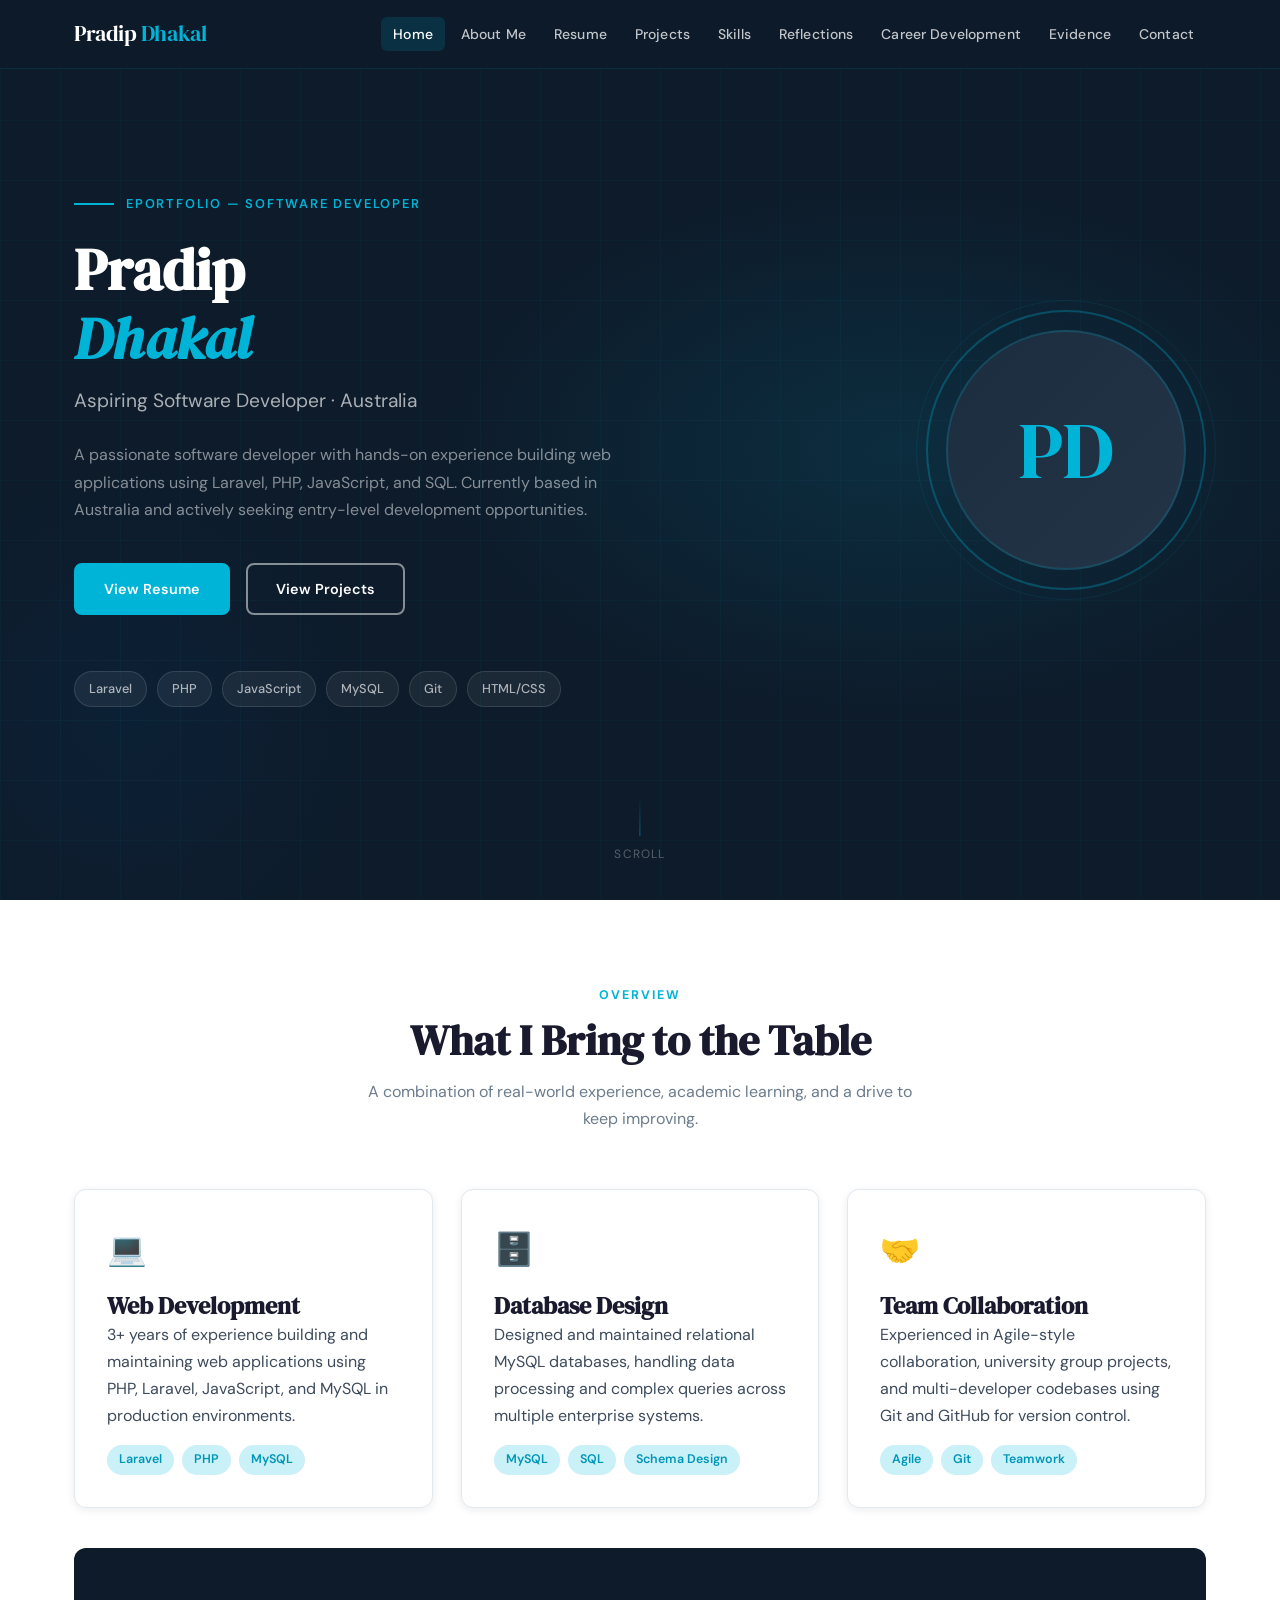
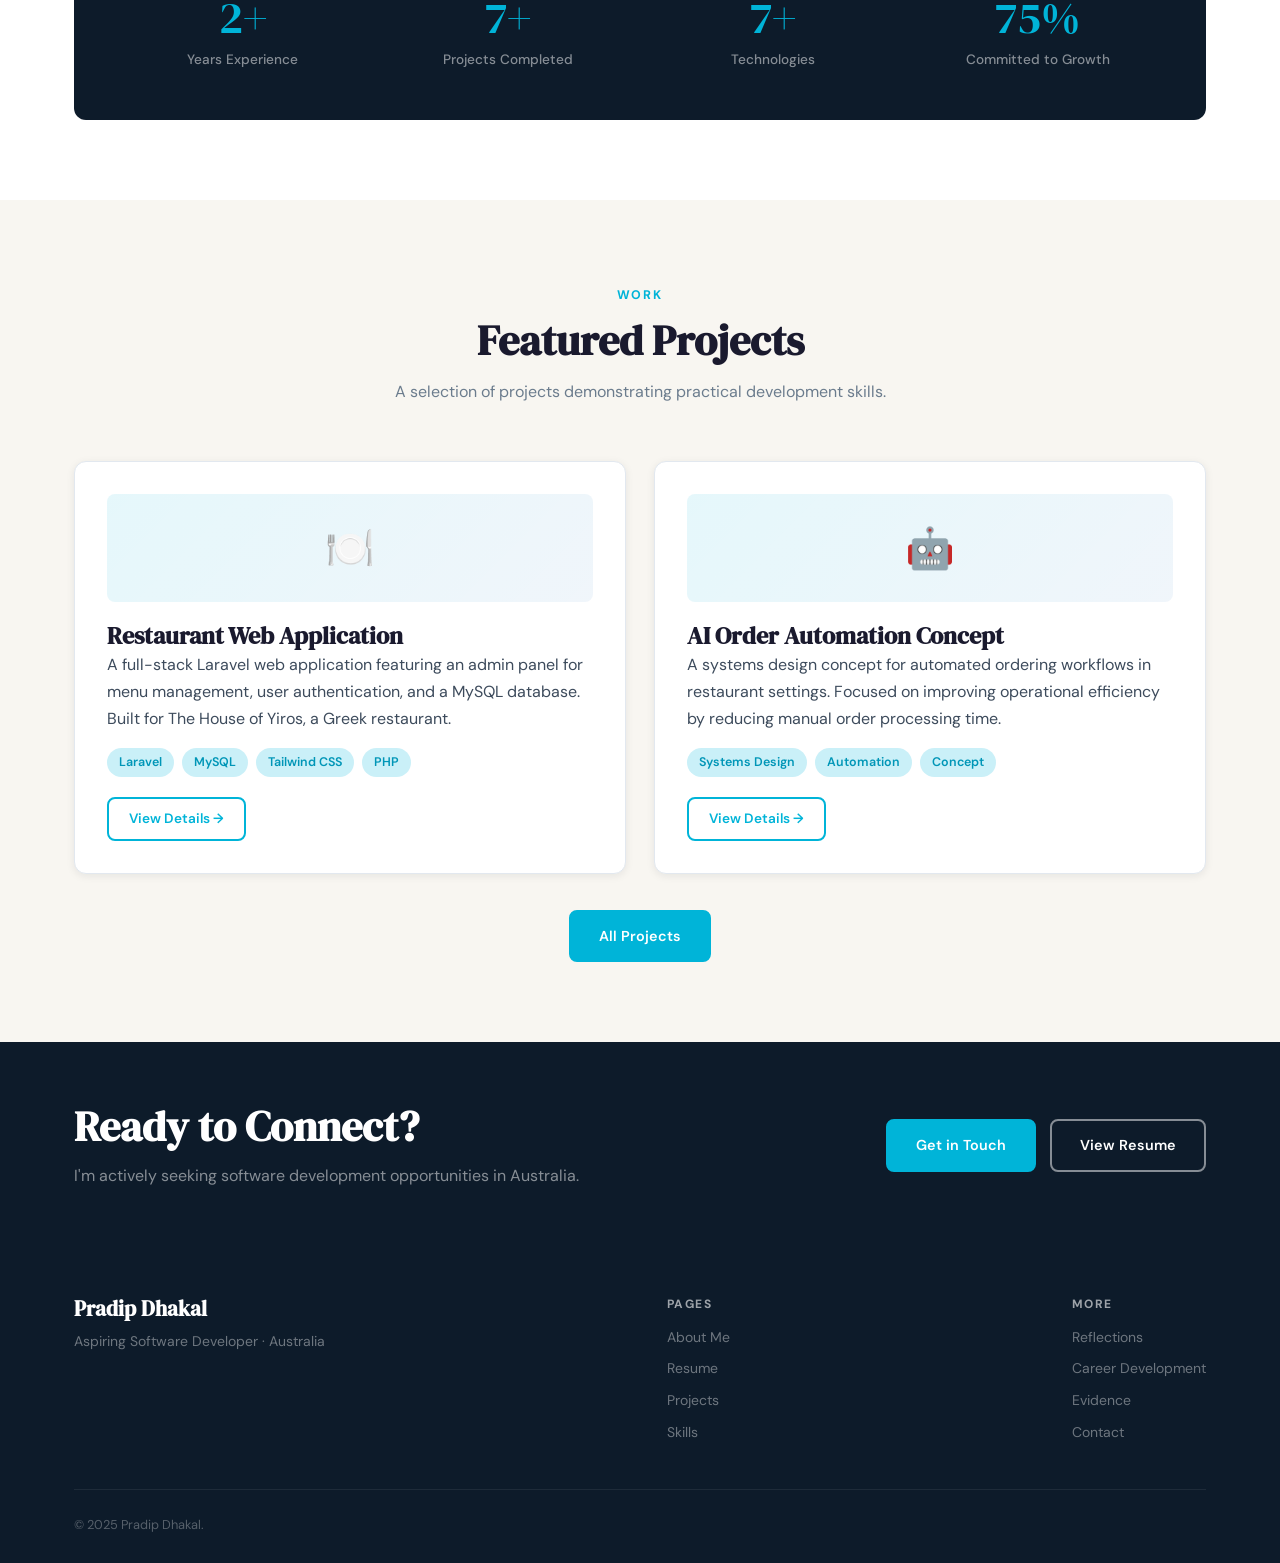
<file: index.html>
<!DOCTYPE html>
<html lang="en">
<head>
  <meta charset="UTF-8" />
  <meta name="viewport" content="width=device-width, initial-scale=1.0" />
  <title>Pradip Dhakal — Software Developer</title>
  <link rel="stylesheet" href="style.css" />
</head>
<body>

<!-- NAVBAR -->
<nav class="navbar">
  <div class="container">
    <a href="index.html" class="nav-brand">Pradip <span>Dhakal</span></a>
    <ul class="nav-links">
      <li><a href="index.html">Home</a></li>
      <li><a href="about.html">About Me</a></li>
      <li><a href="resume.html">Resume</a></li>
      <li><a href="projects.html">Projects</a></li>
      <li><a href="skills.html">Skills</a></li>
      <li><a href="reflections.html">Reflections</a></li>
      <li><a href="career.html">Career Development</a></li>
      <li><a href="evidence.html">Evidence</a></li>
      <li><a href="contact.html">Contact</a></li>
    </ul>
    <button class="nav-toggle" aria-label="Toggle menu">
      <span></span><span></span><span></span>
    </button>
  </div>
</nav>

<!-- HERO -->
<section class="hero">
  <div class="hero-grid"></div>
  <div class="container" style="width:100%;">
    <div class="hero-grid-layout">
      <div class="hero-content">
        <div class="hero-eyebrow">
          <div class="eyebrow-line"></div>
          <span>ePortfolio — Software Developer</span>
        </div>
        <h1>Pradip<br><em>Dhakal</em></h1>
        <p class="hero-subtitle">Aspiring Software Developer · Australia</p>
        <p class="hero-desc">
          A passionate software developer with hands-on experience building web applications using 
          Laravel, PHP, JavaScript, and SQL. Currently based in Australia and actively seeking 
          entry-level development opportunities.
        </p>
        <div class="hero-cta">
          <a href="resume.html" class="btn btn-primary">View Resume</a>
          <a href="projects.html" class="btn btn-outline">View Projects</a>
        </div>
        <div class="hero-chips">
          <span class="chip">Laravel</span>
          <span class="chip">PHP</span>
          <span class="chip">JavaScript</span>
          <span class="chip">MySQL</span>
          <span class="chip">Git</span>
          <span class="chip">HTML/CSS</span>
        </div>
      </div>
      <div class="hero-visual">
        <div class="avatar-ring">
          <div class="avatar-inner">PD</div>
        </div>
      </div>
    </div>
  </div>
  <div class="scroll-indicator">Scroll</div>
</section>

<!-- KEY HIGHLIGHTS -->
<section class="section" style="background: var(--white);">
  <div class="container">
    <div class="section-header fade-in-up">
      <span class="section-label">Overview</span>
      <h2>What I Bring to the Table</h2>
      <p>A combination of real-world experience, academic learning, and a drive to keep improving.</p>
    </div>

    <div class="grid-3">
      <div class="card fade-in-up">
        <div style="font-size:2rem;margin-bottom:16px;">💻</div>
        <h3>Web Development</h3>
        <p>3+ years of experience building and maintaining web applications using PHP, Laravel, JavaScript, and MySQL in production environments.</p>
        <div class="tags">
          <span class="tag">Laravel</span>
          <span class="tag">PHP</span>
          <span class="tag">MySQL</span>
        </div>
      </div>
      <div class="card fade-in-up">
        <div style="font-size:2rem;margin-bottom:16px;">🗄️</div>
        <h3>Database Design</h3>
        <p>Designed and maintained relational MySQL databases, handling data processing and complex queries across multiple enterprise systems.</p>
        <div class="tags">
          <span class="tag">MySQL</span>
          <span class="tag">SQL</span>
          <span class="tag">Schema Design</span>
        </div>
      </div>
      <div class="card fade-in-up">
        <div style="font-size:2rem;margin-bottom:16px;">🤝</div>
        <h3>Team Collaboration</h3>
        <p>Experienced in Agile-style collaboration, university group projects, and multi-developer codebases using Git and GitHub for version control.</p>
        <div class="tags">
          <span class="tag">Agile</span>
          <span class="tag">Git</span>
          <span class="tag">Teamwork</span>
        </div>
      </div>
    </div>

    <!-- Stats -->
    <div style="background:var(--navy);border-radius:var(--radius);padding:48px;margin-top:40px;" class="fade-in-up">
      <div class="grid-4">
        <div style="text-align:center;">
          <div style="font-family:var(--font-display);font-size:2.8rem;color:var(--teal);line-height:1;margin-bottom:8px;">
            <span data-target="3" data-suffix="+">0+</span>
          </div>
          <div style="font-size:0.85rem;color:rgba(255,255,255,0.5);font-weight:500;">Years Experience</div>
        </div>
        <div style="text-align:center;">
          <div style="font-family:var(--font-display);font-size:2.8rem;color:var(--teal);line-height:1;margin-bottom:8px;">
            <span data-target="10" data-suffix="+">0+</span>
          </div>
          <div style="font-size:0.85rem;color:rgba(255,255,255,0.5);font-weight:500;">Projects Completed</div>
        </div>
        <div style="text-align:center;">
          <div style="font-family:var(--font-display);font-size:2.8rem;color:var(--teal);line-height:1;margin-bottom:8px;">
            <span data-target="10" data-suffix="+">0+</span>
          </div>
          <div style="font-size:0.85rem;color:rgba(255,255,255,0.5);font-weight:500;">Technologies</div>
        </div>
        <div style="text-align:center;">
          <div style="font-family:var(--font-display);font-size:2.8rem;color:var(--teal);line-height:1;margin-bottom:8px;">
            <span data-target="100" data-suffix="%">0%</span>
          </div>
          <div style="font-size:0.85rem;color:rgba(255,255,255,0.5);font-weight:500;">Committed to Growth</div>
        </div>
      </div>
    </div>
  </div>
</section>

<!-- FEATURED PROJECTS PREVIEW -->
<section class="section">
  <div class="container">
    <div class="section-header fade-in-up">
      <span class="section-label">Work</span>
      <h2>Featured Projects</h2>
      <p>A selection of projects demonstrating practical development skills.</p>
    </div>
    <div class="grid-2">
      <div class="card fade-in-up">
        <div style="background:linear-gradient(135deg,rgba(0,180,216,0.1),rgba(0,96,183,0.06));border-radius:8px;padding:20px;margin-bottom:20px;text-align:center;font-size:2.5rem;">🍽️</div>
        <h3>Restaurant Web Application</h3>
        <p>A full-stack Laravel web application featuring an admin panel for menu management, user authentication, and a MySQL database. Built for The House of Yiros, a Greek restaurant.</p>
        <div class="tags">
          <span class="tag">Laravel</span>
          <span class="tag">MySQL</span>
          <span class="tag">Tailwind CSS</span>
          <span class="tag">PHP</span>
        </div>
        <div style="margin-top:20px;">
          <a href="projects.html" class="btn btn-outline-dark" style="font-size:0.85rem;padding:8px 20px;">View Details →</a>
        </div>
      </div>
      <div class="card fade-in-up">
        <div style="background:linear-gradient(135deg,rgba(0,180,216,0.1),rgba(0,96,183,0.06));border-radius:8px;padding:20px;margin-bottom:20px;text-align:center;font-size:2.5rem;">🤖</div>
        <h3>AI Order Automation Concept</h3>
        <p>A systems design concept for automated ordering workflows in restaurant settings. Focused on improving operational efficiency by reducing manual order processing time.</p>
        <div class="tags">
          <span class="tag">Systems Design</span>
          <span class="tag">Automation</span>
          <span class="tag">Concept</span>
        </div>
        <div style="margin-top:20px;">
          <a href="projects.html" class="btn btn-outline-dark" style="font-size:0.85rem;padding:8px 20px;">View Details →</a>
        </div>
      </div>
    </div>
    <div style="text-align:center;margin-top:36px;" class="fade-in-up">
      <a href="projects.html" class="btn btn-primary">All Projects</a>
    </div>
  </div>
</section>

<!-- CTA STRIP -->
<section style="background:var(--navy);padding:60px 0;">
  <div class="container">
    <div style="display:flex;justify-content:space-between;align-items:center;flex-wrap:wrap;gap:24px;" class="fade-in-up">
      <div>
        <h2 style="color:var(--white);margin-bottom:10px;">Ready to Connect?</h2>
        <p style="color:rgba(255,255,255,0.5);margin:0;">I'm actively seeking software development opportunities in Australia.</p>
      </div>
      <div style="display:flex;gap:14px;flex-wrap:wrap;">
        <a href="contact.html" class="btn btn-primary">Get in Touch</a>
        <a href="resume.html" class="btn btn-outline">View Resume</a>
      </div>
    </div>
  </div>
</section>

<!-- FOOTER -->
<footer>
  <div class="container">
    <div class="footer-content">
      <div class="footer-brand">
        <h3>Pradip Dhakal</h3>
        <p>Aspiring Software Developer · Australia</p>
      </div>
      <div class="footer-links-col">
        <h4>Pages</h4>
        <a href="about.html">About Me</a>
        <a href="resume.html">Resume</a>
        <a href="projects.html">Projects</a>
        <a href="skills.html">Skills</a>
      </div>
      <div class="footer-links-col">
        <h4>More</h4>
        <a href="reflections.html">Reflections</a>
        <a href="career.html">Career Development</a>
        <a href="evidence.html">Evidence</a>
        <a href="contact.html">Contact</a>
      </div>
    </div>
    <div class="footer-bottom">
      <p>&copy; 2025 Pradip Dhakal.</p>
    </div>
  </div>
</footer>

<script src="script.js"></script>
</body>
</html>
</file>
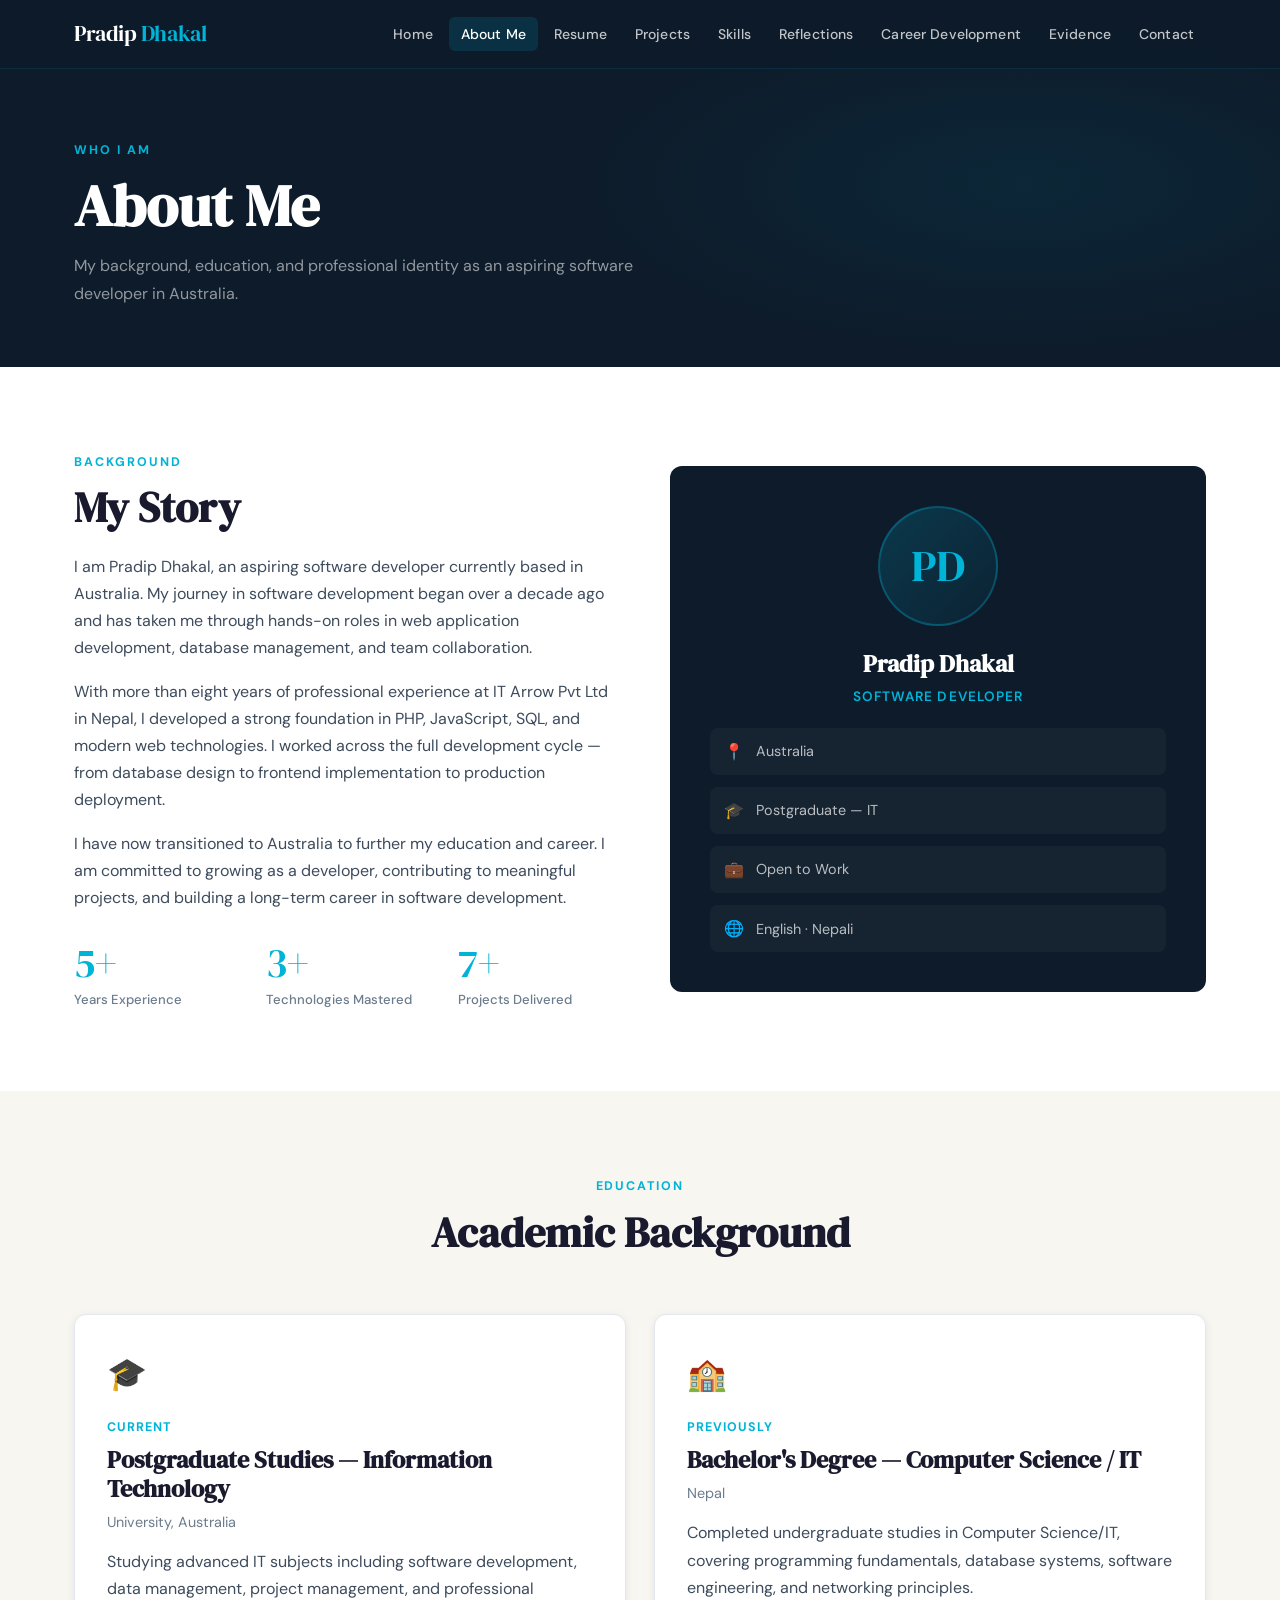
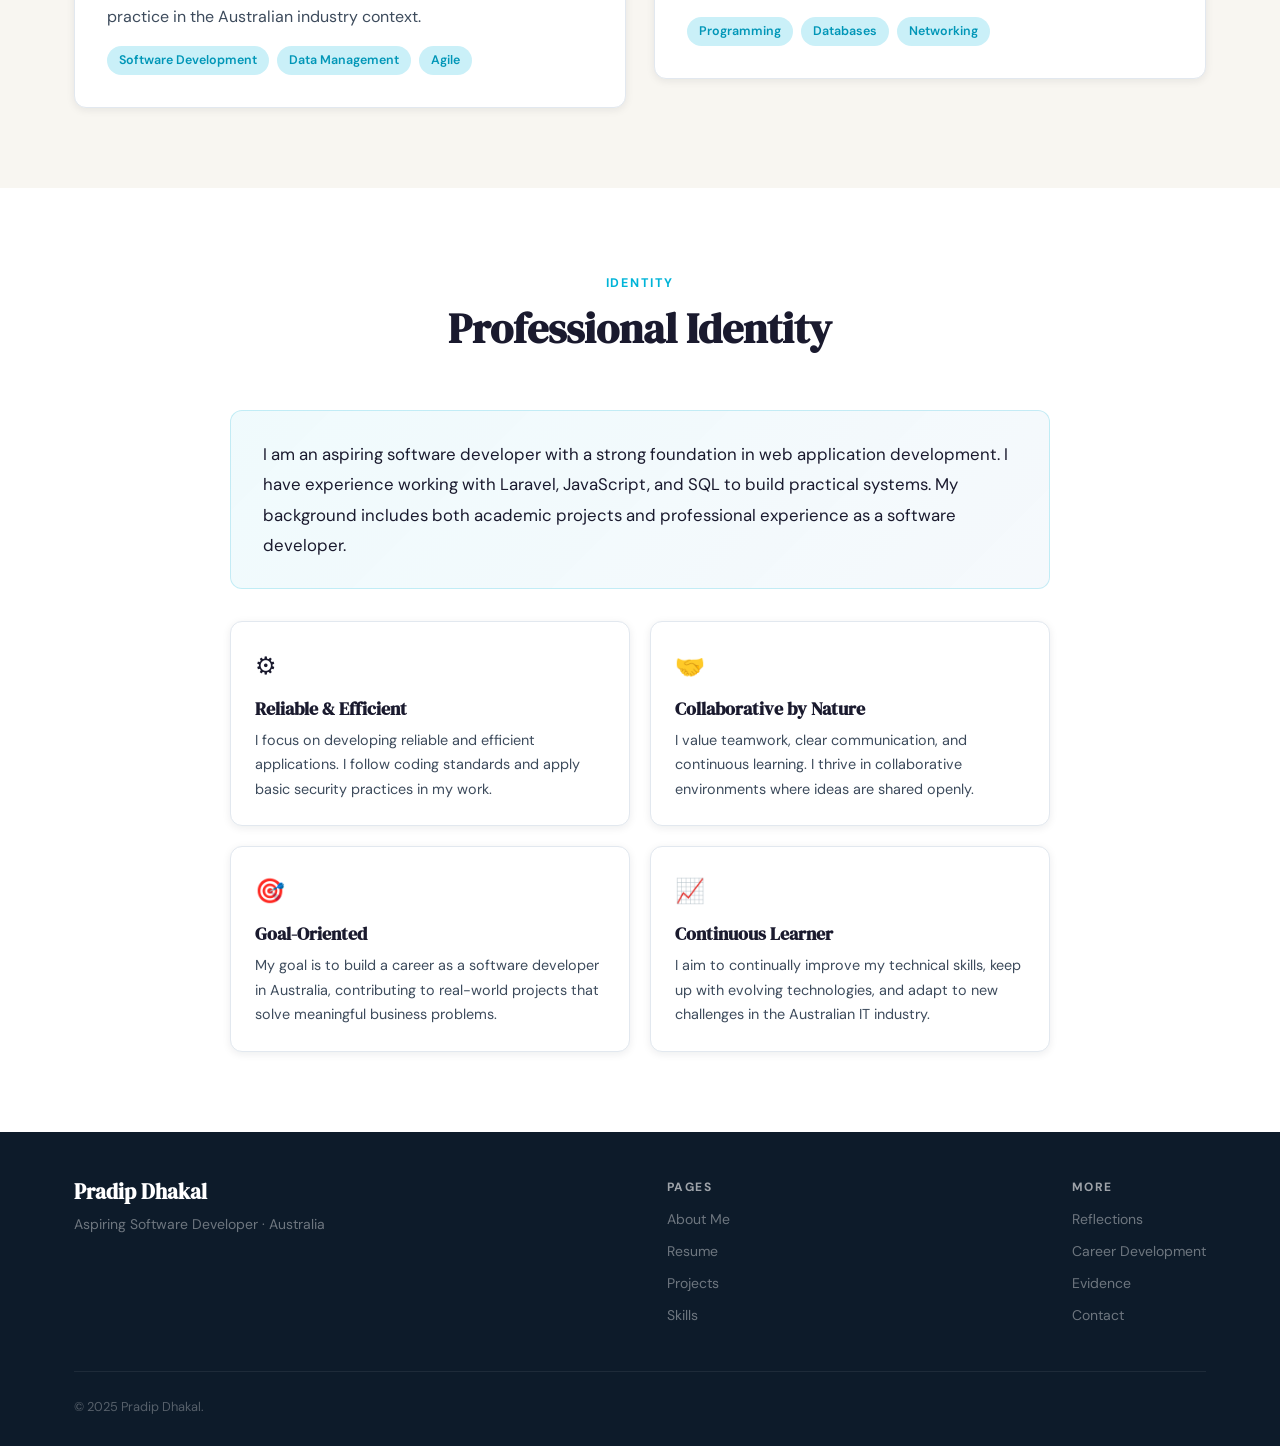
<file: about.html>
<!DOCTYPE html>
<html lang="en">
<head>
  <meta charset="UTF-8" />
  <meta name="viewport" content="width=device-width, initial-scale=1.0" />
  <title>About Me — Pradip Dhakal</title>
  <link rel="stylesheet" href="style.css" />
</head>
<body>

<nav class="navbar">
  <div class="container">
    <a href="index.html" class="nav-brand">Pradip <span>Dhakal</span></a>
    <ul class="nav-links">
      <li><a href="index.html">Home</a></li>
      <li><a href="about.html">About Me</a></li>
      <li><a href="resume.html">Resume</a></li>
      <li><a href="projects.html">Projects</a></li>
      <li><a href="skills.html">Skills</a></li>
      <li><a href="reflections.html">Reflections</a></li>
      <li><a href="career.html">Career Development</a></li>
      <li><a href="evidence.html">Evidence</a></li>
      <li><a href="contact.html">Contact</a></li>
    </ul>
    <button class="nav-toggle" aria-label="Toggle menu">
      <span></span><span></span><span></span>
    </button>
  </div>
</nav>

<!-- PAGE HERO -->
<div class="page-hero">
  <div class="container">
    <div class="page-hero-content">
      <span class="section-label">Who I Am</span>
      <h1>About Me</h1>
      <p>My background, education, and professional identity as an aspiring software developer in Australia.</p>
    </div>
  </div>
</div>

<!-- INTRO -->
<section class="section" style="background:var(--white);">
  <div class="container">
    <div class="grid-2" style="align-items:center;gap:60px;">
      <div class="fade-in-up">
        <span class="section-label">Background</span>
        <h2 style="margin-bottom:20px;">My Story</h2>
        <p>
          I am Pradip Dhakal, an aspiring software developer currently based in Australia. My journey in software development began over a decade ago and has taken me through hands-on roles in web application development, database management, and team collaboration.
        </p>
        <p>
          With more than eight years of professional experience at IT Arrow Pvt Ltd in Nepal, I developed a strong foundation in PHP, JavaScript, SQL, and modern web technologies. I worked across the full development cycle — from database design to frontend implementation to production deployment.
        </p>
        <p>
          I have now transitioned to Australia to further my education and career. I am committed to growing as a developer, contributing to meaningful projects, and building a long-term career in software development.
        </p>
        <div class="stats-row" style="margin-top:32px;">
          <div class="stat">
            <div class="stat-number" data-target="8" data-suffix="+">0+</div>
            <div class="stat-label">Years Experience</div>
          </div>
          <div class="stat">
            <div class="stat-number" data-target="5" data-suffix="+">0+</div>
            <div class="stat-label">Technologies Mastered</div>
          </div>
          <div class="stat">
            <div class="stat-number" data-target="10" data-suffix="+">0+</div>
            <div class="stat-label">Projects Delivered</div>
          </div>
        </div>
      </div>
      <div class="fade-in-up">
        <div style="background:var(--navy);border-radius:var(--radius);padding:40px;text-align:center;">
          <div style="width:120px;height:120px;border-radius:50%;background:linear-gradient(135deg,rgba(0,180,216,0.2),rgba(0,180,216,0.05));border:2px solid rgba(0,180,216,0.3);display:flex;align-items:center;justify-content:center;font-family:var(--font-display);font-size:2.8rem;color:var(--teal);margin:0 auto 24px;">PD</div>
          <h3 style="color:var(--white);margin-bottom:6px;">Pradip Dhakal</h3>
          <p style="color:var(--teal);font-size:0.85rem;font-weight:600;letter-spacing:0.08em;text-transform:uppercase;margin-bottom:20px;">Software Developer</p>
          <div style="display:flex;flex-direction:column;gap:12px;text-align:left;">
            <div style="display:flex;align-items:center;gap:12px;padding:10px 14px;background:rgba(255,255,255,0.04);border-radius:8px;">
              <span>📍</span>
              <span style="color:rgba(255,255,255,0.7);font-size:0.9rem;">Australia</span>
            </div>
            <div style="display:flex;align-items:center;gap:12px;padding:10px 14px;background:rgba(255,255,255,0.04);border-radius:8px;">
              <span>🎓</span>
              <span style="color:rgba(255,255,255,0.7);font-size:0.9rem;">Postgraduate — IT</span>
            </div>
            <div style="display:flex;align-items:center;gap:12px;padding:10px 14px;background:rgba(255,255,255,0.04);border-radius:8px;">
              <span>💼</span>
              <span style="color:rgba(255,255,255,0.7);font-size:0.9rem;">Open to Work</span>
            </div>
            <div style="display:flex;align-items:center;gap:12px;padding:10px 14px;background:rgba(255,255,255,0.04);border-radius:8px;">
              <span>🌐</span>
              <span style="color:rgba(255,255,255,0.7);font-size:0.9rem;">English · Nepali</span>
            </div>
          </div>
        </div>
      </div>
    </div>
  </div>
</section>

<!-- EDUCATION -->
<section class="section">
  <div class="container">
    <div class="section-header fade-in-up">
      <span class="section-label">Education</span>
      <h2>Academic Background</h2>
    </div>
    <div class="grid-2" style="align-items:start;">
      <div class="card fade-in-up">
        <div style="font-size:2rem;margin-bottom:16px;">🎓</div>
        <div class="timeline-date" style="margin-bottom:8px;">Current</div>
        <h3 style="margin-bottom:6px;">Postgraduate Studies — Information Technology</h3>
        <p style="color:var(--text-light);font-size:0.9rem;margin-bottom:14px;">University, Australia</p>
        <p>Studying advanced IT subjects including software development, data management, project management, and professional practice in the Australian industry context.</p>
        <div class="tags">
          <span class="tag">Software Development</span>
          <span class="tag">Data Management</span>
          <span class="tag">Agile</span>
        </div>
      </div>
      <div class="card fade-in-up">
        <div style="font-size:2rem;margin-bottom:16px;">🏫</div>
        <div class="timeline-date" style="margin-bottom:8px;">Previously</div>
        <h3 style="margin-bottom:6px;">Bachelor's Degree — Computer Science / IT</h3>
        <p style="color:var(--text-light);font-size:0.9rem;margin-bottom:14px;">Nepal</p>
        <p>Completed undergraduate studies in Computer Science/IT, covering programming fundamentals, database systems, software engineering, and networking principles.</p>
        <div class="tags">
          <span class="tag">Programming</span>
          <span class="tag">Databases</span>
          <span class="tag">Networking</span>
        </div>
      </div>
    </div>
  </div>
</section>

<!-- PROFESSIONAL IDENTITY -->
<section class="section" style="background:var(--white);">
  <div class="container">
    <div class="section-header fade-in-up">
      <span class="section-label">Identity</span>
      <h2>Professional Identity</h2>
    </div>
    <div style="max-width:820px;margin:0 auto;">
      <div class="highlight-box fade-in-up" style="margin-bottom:32px;">
        <p style="font-size:1.05rem;color:var(--text-dark);line-height:1.8;margin:0;">
          I am an aspiring software developer with a strong foundation in web application development. I have experience working with Laravel, JavaScript, and SQL to build practical systems. My background includes both academic projects and professional experience as a software developer.
        </p>
      </div>
      <div class="grid-2" style="gap:20px;">
        <div class="card fade-in-up" style="padding:24px;">
          <div style="font-size:1.5rem;margin-bottom:12px;">⚙️</div>
          <h4 style="margin-bottom:8px;">Reliable & Efficient</h4>
          <p style="font-size:0.9rem;">I focus on developing reliable and efficient applications. I follow coding standards and apply basic security practices in my work.</p>
        </div>
        <div class="card fade-in-up" style="padding:24px;">
          <div style="font-size:1.5rem;margin-bottom:12px;">🤝</div>
          <h4 style="margin-bottom:8px;">Collaborative by Nature</h4>
          <p style="font-size:0.9rem;">I value teamwork, clear communication, and continuous learning. I thrive in collaborative environments where ideas are shared openly.</p>
        </div>
        <div class="card fade-in-up" style="padding:24px;">
          <div style="font-size:1.5rem;margin-bottom:12px;">🎯</div>
          <h4 style="margin-bottom:8px;">Goal-Oriented</h4>
          <p style="font-size:0.9rem;">My goal is to build a career as a software developer in Australia, contributing to real-world projects that solve meaningful business problems.</p>
        </div>
        <div class="card fade-in-up" style="padding:24px;">
          <div style="font-size:1.5rem;margin-bottom:12px;">📈</div>
          <h4 style="margin-bottom:8px;">Continuous Learner</h4>
          <p style="font-size:0.9rem;">I aim to continually improve my technical skills, keep up with evolving technologies, and adapt to new challenges in the Australian IT industry.</p>
        </div>
      </div>
    </div>
  </div>
</section>

<!-- FOOTER -->
<footer>
  <div class="container">
    <div class="footer-content">
      <div class="footer-brand">
        <h3>Pradip Dhakal</h3>
        <p>Aspiring Software Developer · Australia</p>
      </div>
      <div class="footer-links-col">
        <h4>Pages</h4>
        <a href="about.html">About Me</a>
        <a href="resume.html">Resume</a>
        <a href="projects.html">Projects</a>
        <a href="skills.html">Skills</a>
      </div>
      <div class="footer-links-col">
        <h4>More</h4>
        <a href="reflections.html">Reflections</a>
        <a href="career.html">Career Development</a>
        <a href="evidence.html">Evidence</a>
        <a href="contact.html">Contact</a>
      </div>
    </div>
    <div class="footer-bottom">
      <p>&copy; 2025 Pradip Dhakal. </p>
    </div>
  </div>
</footer>

<script src="script.js"></script>
</body>
</html>
</file>
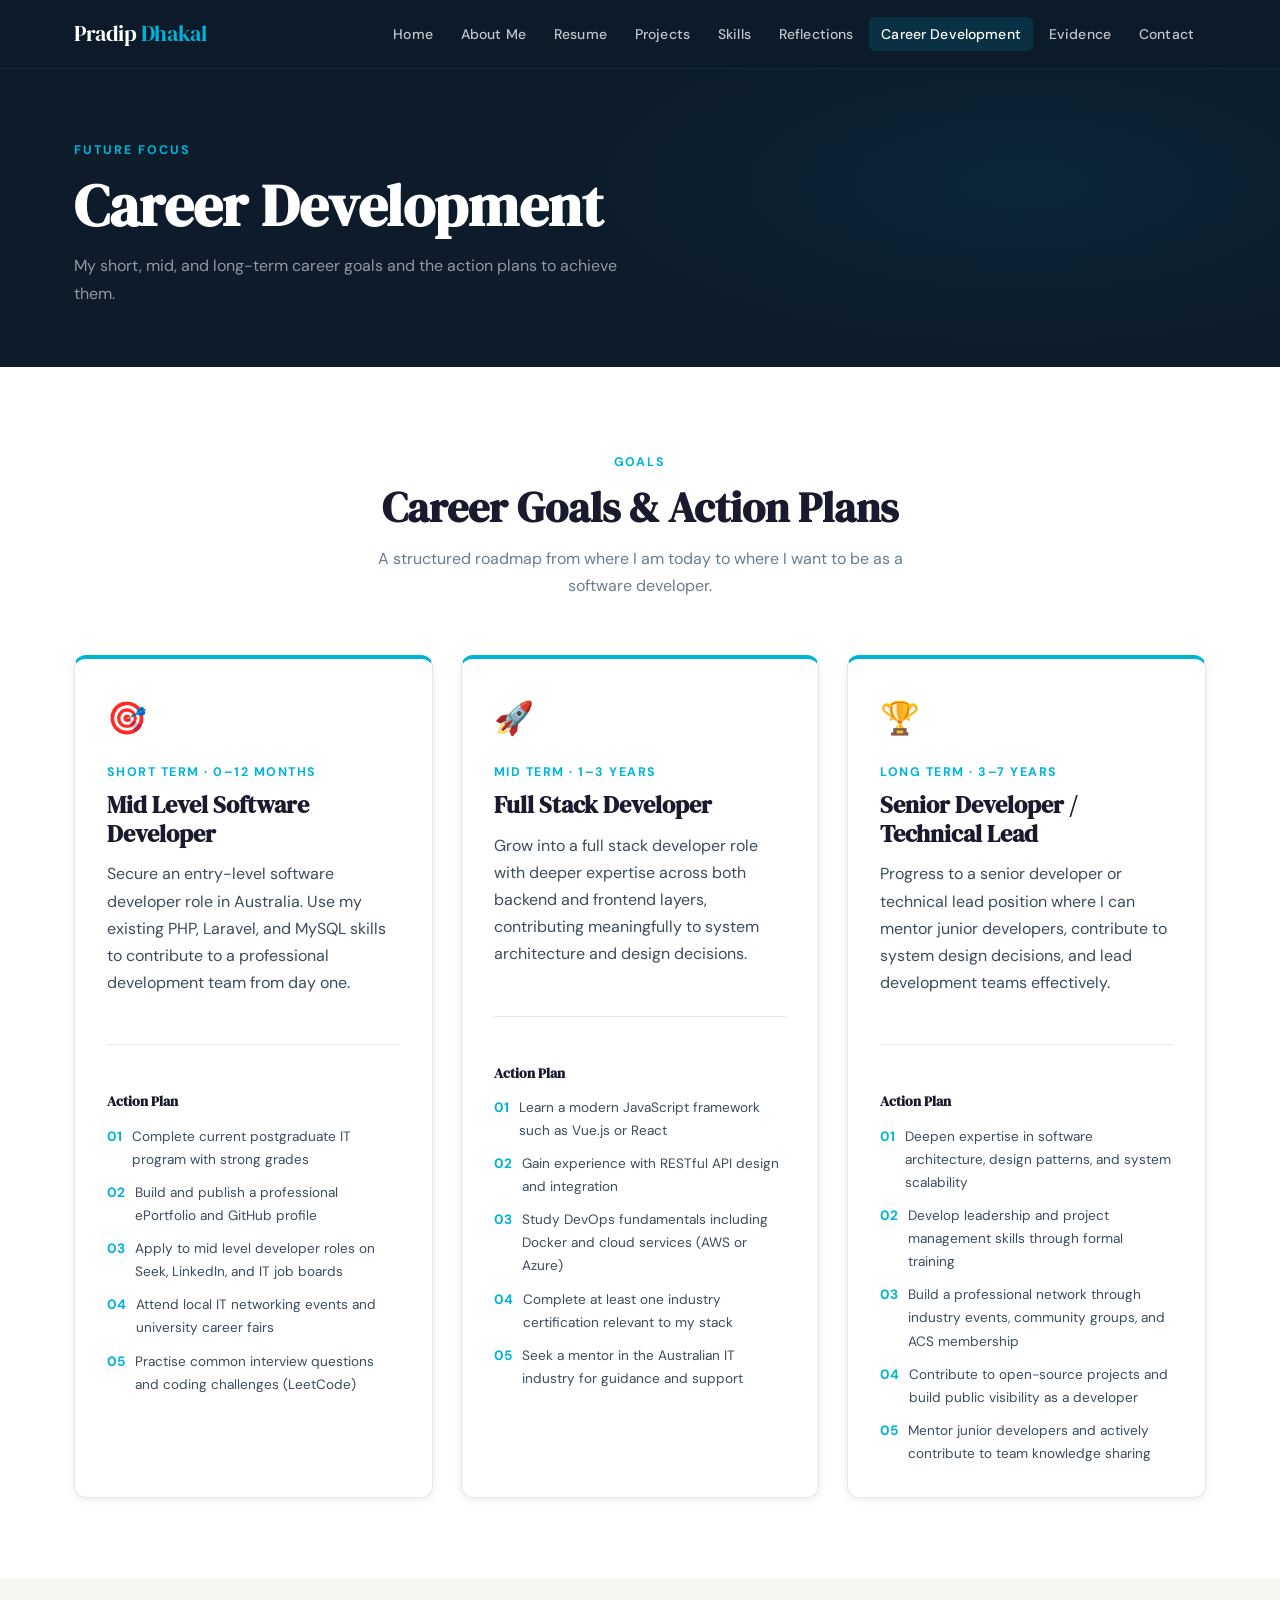
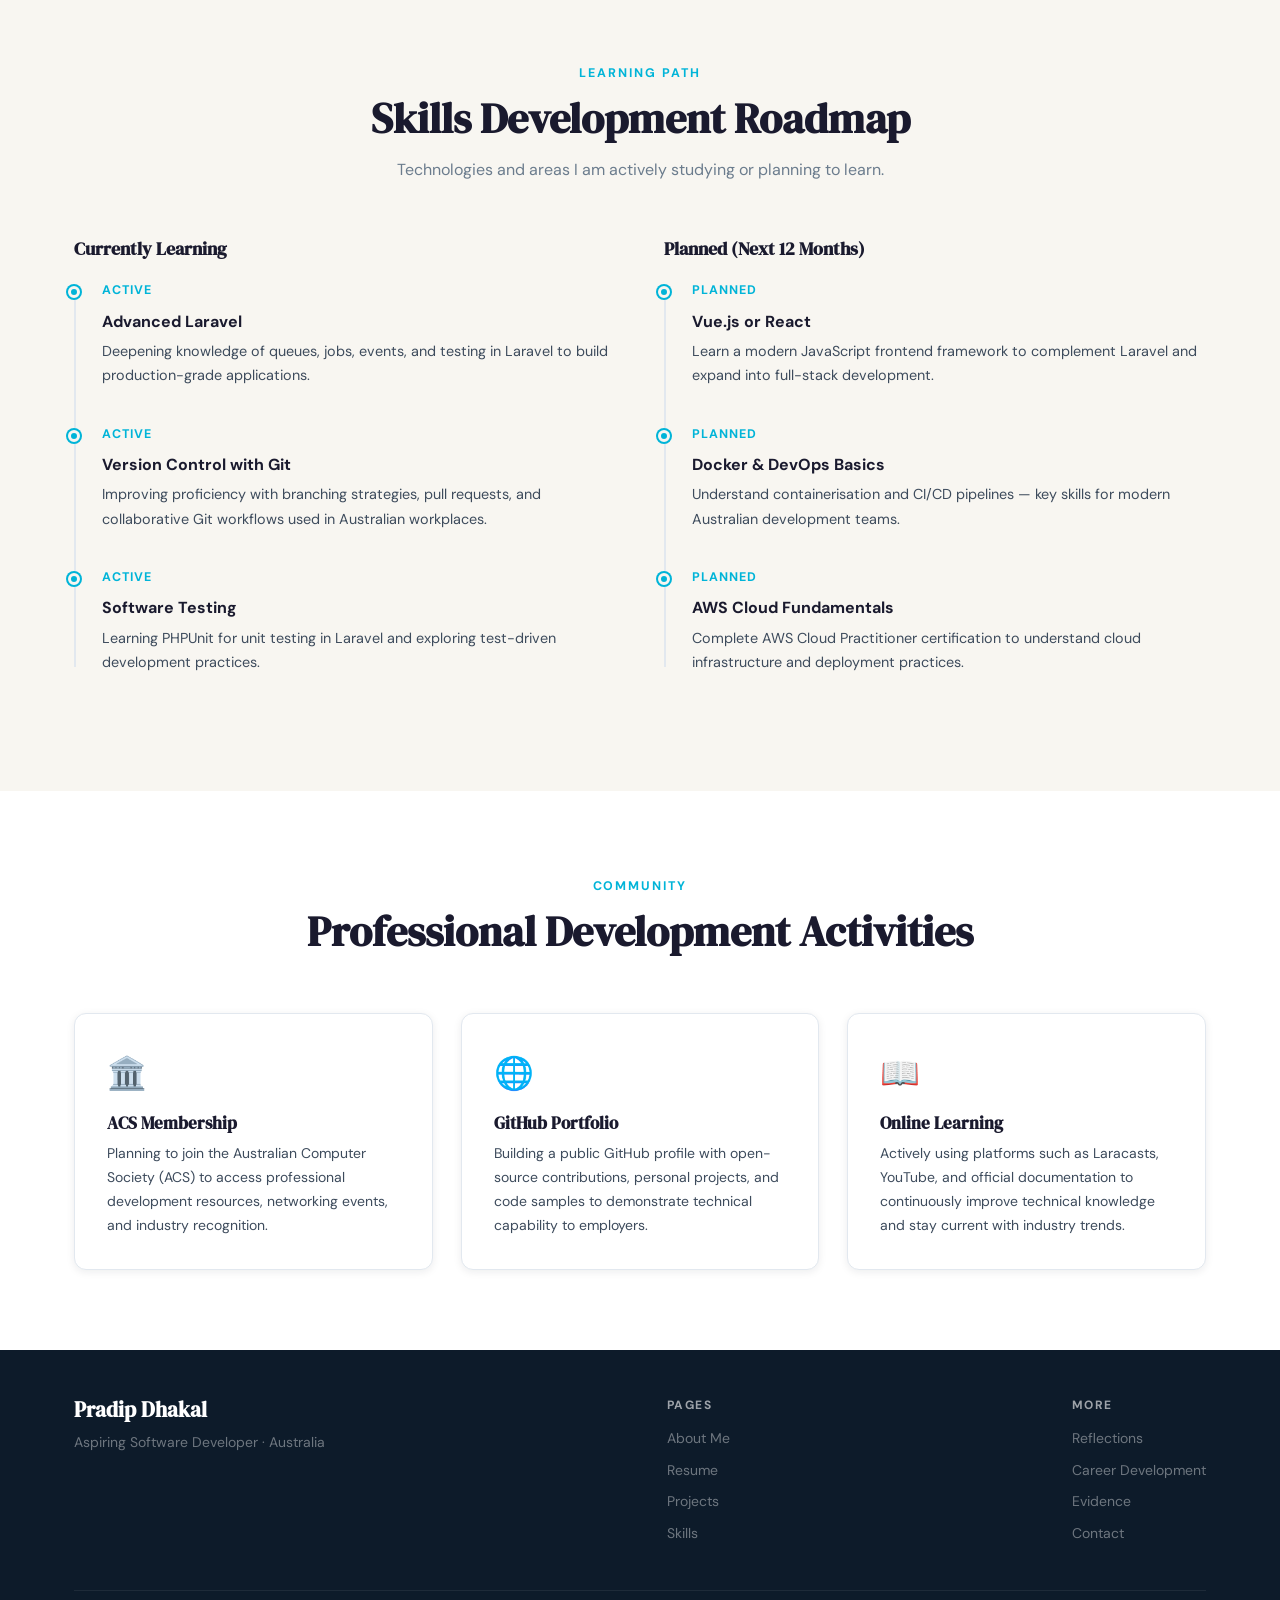
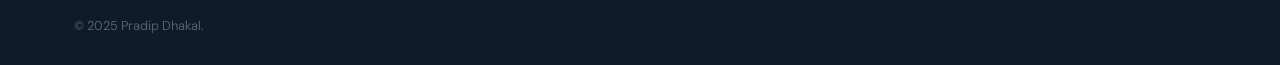
<file: career.html>
<!DOCTYPE html>
<html lang="en">
<head>
  <meta charset="UTF-8" />
  <meta name="viewport" content="width=device-width, initial-scale=1.0" />
  <title>Career Development — Pradip Dhakal</title>
  <link rel="stylesheet" href="style.css" />
</head>
<body>

<nav class="navbar">
  <div class="container">
    <a href="index.html" class="nav-brand">Pradip <span>Dhakal</span></a>
    <ul class="nav-links">
      <li><a href="index.html">Home</a></li>
      <li><a href="about.html">About Me</a></li>
      <li><a href="resume.html">Resume</a></li>
      <li><a href="projects.html">Projects</a></li>
      <li><a href="skills.html">Skills</a></li>
      <li><a href="reflections.html">Reflections</a></li>
      <li><a href="career.html">Career Development</a></li>
      <li><a href="evidence.html">Evidence</a></li>
      <li><a href="contact.html">Contact</a></li>
    </ul>
    <button class="nav-toggle" aria-label="Toggle menu">
      <span></span><span></span><span></span>
    </button>
  </div>
</nav>

<div class="page-hero">
  <div class="container">
    <div class="page-hero-content">
      <span class="section-label">Future Focus</span>
      <h1>Career Development</h1>
      <p>My short, mid, and long-term career goals and the action plans to achieve them.</p>
    </div>
  </div>
</div>

<!-- CAREER GOALS -->
<section class="section" style="background:var(--white);">
  <div class="container">
    <div class="section-header fade-in-up">
      <span class="section-label">Goals</span>
      <h2>Career Goals &amp; Action Plans</h2>
      <p>A structured roadmap from where I am today to where I want to be as a software developer.</p>
    </div>

    <div class="grid-3">

      <!-- SHORT TERM -->
      <div class="goal-card fade-in-up">
        <div class="goal-icon">🎯</div>
        <div class="goal-label">Short Term · 0–12 Months</div>
        <h3>Mid Level Software Developer</h3>
        <p>Secure an entry-level software developer role in Australia. Use my existing PHP, Laravel, and MySQL skills to contribute to a professional development team from day one.</p>

        <div class="divider"></div>

        <h4 style="font-size:0.9rem;color:var(--text-dark);margin-bottom:14px;">Action Plan</h4>
        <div style="display:flex;flex-direction:column;gap:10px;">
          <div style="display:flex;align-items:flex-start;gap:10px;">
            <span style="color:var(--teal);font-weight:700;font-size:0.85rem;flex-shrink:0;">01</span>
            <span style="font-size:0.85rem;color:var(--text-mid);">Complete current postgraduate IT program with strong grades</span>
          </div>
          <div style="display:flex;align-items:flex-start;gap:10px;">
            <span style="color:var(--teal);font-weight:700;font-size:0.85rem;flex-shrink:0;">02</span>
            <span style="font-size:0.85rem;color:var(--text-mid);">Build and publish a professional ePortfolio and GitHub profile</span>
          </div>
          <div style="display:flex;align-items:flex-start;gap:10px;">
            <span style="color:var(--teal);font-weight:700;font-size:0.85rem;flex-shrink:0;">03</span>
            <span style="font-size:0.85rem;color:var(--text-mid);">Apply to mid level developer roles on Seek, LinkedIn, and IT job boards</span>
          </div>
          <div style="display:flex;align-items:flex-start;gap:10px;">
            <span style="color:var(--teal);font-weight:700;font-size:0.85rem;flex-shrink:0;">04</span>
            <span style="font-size:0.85rem;color:var(--text-mid);">Attend local IT networking events and university career fairs</span>
          </div>
          <div style="display:flex;align-items:flex-start;gap:10px;">
            <span style="color:var(--teal);font-weight:700;font-size:0.85rem;flex-shrink:0;">05</span>
            <span style="font-size:0.85rem;color:var(--text-mid);">Practise common interview questions and coding challenges (LeetCode)</span>
          </div>
        </div>
      </div>

      <!-- MID TERM -->
      <div class="goal-card fade-in-up">
        <div class="goal-icon">🚀</div>
        <div class="goal-label">Mid Term · 1–3 Years</div>
        <h3>Full Stack Developer</h3>
        <p>Grow into a full stack developer role with deeper expertise across both backend and frontend layers, contributing meaningfully to system architecture and design decisions.</p>

        <div class="divider"></div>

        <h4 style="font-size:0.9rem;color:var(--text-dark);margin-bottom:14px;">Action Plan</h4>
        <div style="display:flex;flex-direction:column;gap:10px;">
          <div style="display:flex;align-items:flex-start;gap:10px;">
            <span style="color:var(--teal);font-weight:700;font-size:0.85rem;flex-shrink:0;">01</span>
            <span style="font-size:0.85rem;color:var(--text-mid);">Learn a modern JavaScript framework such as Vue.js or React</span>
          </div>
          <div style="display:flex;align-items:flex-start;gap:10px;">
            <span style="color:var(--teal);font-weight:700;font-size:0.85rem;flex-shrink:0;">02</span>
            <span style="font-size:0.85rem;color:var(--text-mid);">Gain experience with RESTful API design and integration</span>
          </div>
          <div style="display:flex;align-items:flex-start;gap:10px;">
            <span style="color:var(--teal);font-weight:700;font-size:0.85rem;flex-shrink:0;">03</span>
            <span style="font-size:0.85rem;color:var(--text-mid);">Study DevOps fundamentals including Docker and cloud services (AWS or Azure)</span>
          </div>
          <div style="display:flex;align-items:flex-start;gap:10px;">
            <span style="color:var(--teal);font-weight:700;font-size:0.85rem;flex-shrink:0;">04</span>
            <span style="font-size:0.85rem;color:var(--text-mid);">Complete at least one industry certification relevant to my stack</span>
          </div>
          <div style="display:flex;align-items:flex-start;gap:10px;">
            <span style="color:var(--teal);font-weight:700;font-size:0.85rem;flex-shrink:0;">05</span>
            <span style="font-size:0.85rem;color:var(--text-mid);">Seek a mentor in the Australian IT industry for guidance and support</span>
          </div>
        </div>
      </div>

      <!-- LONG TERM -->
      <div class="goal-card fade-in-up">
        <div class="goal-icon">🏆</div>
        <div class="goal-label">Long Term · 3–7 Years</div>
        <h3>Senior Developer / Technical Lead</h3>
        <p>Progress to a senior developer or technical lead position where I can mentor junior developers, contribute to system design decisions, and lead development teams effectively.</p>

        <div class="divider"></div>

        <h4 style="font-size:0.9rem;color:var(--text-dark);margin-bottom:14px;">Action Plan</h4>
        <div style="display:flex;flex-direction:column;gap:10px;">
          <div style="display:flex;align-items:flex-start;gap:10px;">
            <span style="color:var(--teal);font-weight:700;font-size:0.85rem;flex-shrink:0;">01</span>
            <span style="font-size:0.85rem;color:var(--text-mid);">Deepen expertise in software architecture, design patterns, and system scalability</span>
          </div>
          <div style="display:flex;align-items:flex-start;gap:10px;">
            <span style="color:var(--teal);font-weight:700;font-size:0.85rem;flex-shrink:0;">02</span>
            <span style="font-size:0.85rem;color:var(--text-mid);">Develop leadership and project management skills through formal training</span>
          </div>
          <div style="display:flex;align-items:flex-start;gap:10px;">
            <span style="color:var(--teal);font-weight:700;font-size:0.85rem;flex-shrink:0;">03</span>
            <span style="font-size:0.85rem;color:var(--text-mid);">Build a professional network through industry events, community groups, and ACS membership</span>
          </div>
          <div style="display:flex;align-items:flex-start;gap:10px;">
            <span style="color:var(--teal);font-weight:700;font-size:0.85rem;flex-shrink:0;">04</span>
            <span style="font-size:0.85rem;color:var(--text-mid);">Contribute to open-source projects and build public visibility as a developer</span>
          </div>
          <div style="display:flex;align-items:flex-start;gap:10px;">
            <span style="color:var(--teal);font-weight:700;font-size:0.85rem;flex-shrink:0;">05</span>
            <span style="font-size:0.85rem;color:var(--text-mid);">Mentor junior developers and actively contribute to team knowledge sharing</span>
          </div>
        </div>
      </div>

    </div>
  </div>
</section>

<!-- LEARNING ROADMAP -->
<section class="section">
  <div class="container">
    <div class="section-header fade-in-up">
      <span class="section-label">Learning Path</span>
      <h2>Skills Development Roadmap</h2>
      <p>Technologies and areas I am actively studying or planning to learn.</p>
    </div>
    <div class="grid-2" style="gap:48px;align-items:start;">
      <div class="fade-in-up">
        <h3 style="margin-bottom:20px;font-size:1.1rem;">Currently Learning</h3>
        <div class="timeline">
          <div class="timeline-item">
            <div class="timeline-dot"></div>
            <div class="timeline-date">Active</div>
            <div class="timeline-title">Advanced Laravel</div>
            <div class="timeline-body">Deepening knowledge of queues, jobs, events, and testing in Laravel to build production-grade applications.</div>
          </div>
          <div class="timeline-item">
            <div class="timeline-dot"></div>
            <div class="timeline-date">Active</div>
            <div class="timeline-title">Version Control with Git</div>
            <div class="timeline-body">Improving proficiency with branching strategies, pull requests, and collaborative Git workflows used in Australian workplaces.</div>
          </div>
          <div class="timeline-item">
            <div class="timeline-dot"></div>
            <div class="timeline-date">Active</div>
            <div class="timeline-title">Software Testing</div>
            <div class="timeline-body">Learning PHPUnit for unit testing in Laravel and exploring test-driven development practices.</div>
          </div>
        </div>
      </div>
      <div class="fade-in-up">
        <h3 style="margin-bottom:20px;font-size:1.1rem;">Planned (Next 12 Months)</h3>
        <div class="timeline">
          <div class="timeline-item">
            <div class="timeline-dot"></div>
            <div class="timeline-date">Planned</div>
            <div class="timeline-title">Vue.js or React</div>
            <div class="timeline-body">Learn a modern JavaScript frontend framework to complement Laravel and expand into full-stack development.</div>
          </div>
          <div class="timeline-item">
            <div class="timeline-dot"></div>
            <div class="timeline-date">Planned</div>
            <div class="timeline-title">Docker &amp; DevOps Basics</div>
            <div class="timeline-body">Understand containerisation and CI/CD pipelines — key skills for modern Australian development teams.</div>
          </div>
          <div class="timeline-item">
            <div class="timeline-dot"></div>
            <div class="timeline-date">Planned</div>
            <div class="timeline-title">AWS Cloud Fundamentals</div>
            <div class="timeline-body">Complete AWS Cloud Practitioner certification to understand cloud infrastructure and deployment practices.</div>
          </div>
        </div>
      </div>
    </div>
  </div>
</section>

<!-- PROFESSIONAL ASSOCIATIONS -->
<section class="section" style="background:var(--white);">
  <div class="container">
    <div class="section-header fade-in-up">
      <span class="section-label">Community</span>
      <h2>Professional Development Activities</h2>
    </div>
    <div class="grid-3">
      <div class="card fade-in-up">
        <div style="font-size:2rem;margin-bottom:14px;">🏛️</div>
        <h3 style="font-size:1.05rem;margin-bottom:8px;">ACS Membership</h3>
        <p style="font-size:0.875rem;">Planning to join the Australian Computer Society (ACS) to access professional development resources, networking events, and industry recognition.</p>
      </div>
      <div class="card fade-in-up">
        <div style="font-size:2rem;margin-bottom:14px;">🌐</div>
        <h3 style="font-size:1.05rem;margin-bottom:8px;">GitHub Portfolio</h3>
        <p style="font-size:0.875rem;">Building a public GitHub profile with open-source contributions, personal projects, and code samples to demonstrate technical capability to employers.</p>
      </div>
      <div class="card fade-in-up">
        <div style="font-size:2rem;margin-bottom:14px;">📖</div>
        <h3 style="font-size:1.05rem;margin-bottom:8px;">Online Learning</h3>
        <p style="font-size:0.875rem;">Actively using platforms such as Laracasts, YouTube, and official documentation to continuously improve technical knowledge and stay current with industry trends.</p>
      </div>
    </div>
  </div>
</section>

<footer>
  <div class="container">
    <div class="footer-content">
      <div class="footer-brand">
        <h3>Pradip Dhakal</h3>
        <p>Aspiring Software Developer · Australia</p>
      </div>
      <div class="footer-links-col">
        <h4>Pages</h4>
        <a href="about.html">About Me</a>
        <a href="resume.html">Resume</a>
        <a href="projects.html">Projects</a>
        <a href="skills.html">Skills</a>
      </div>
      <div class="footer-links-col">
        <h4>More</h4>
        <a href="reflections.html">Reflections</a>
        <a href="career.html">Career Development</a>
        <a href="evidence.html">Evidence</a>
        <a href="contact.html">Contact</a>
      </div>
    </div>
    <div class="footer-bottom">
      <p>&copy; 2025 Pradip Dhakal. </p>
    </div>
  </div>
</footer>

<script src="script.js"></script>
</body>
</html>
</file>
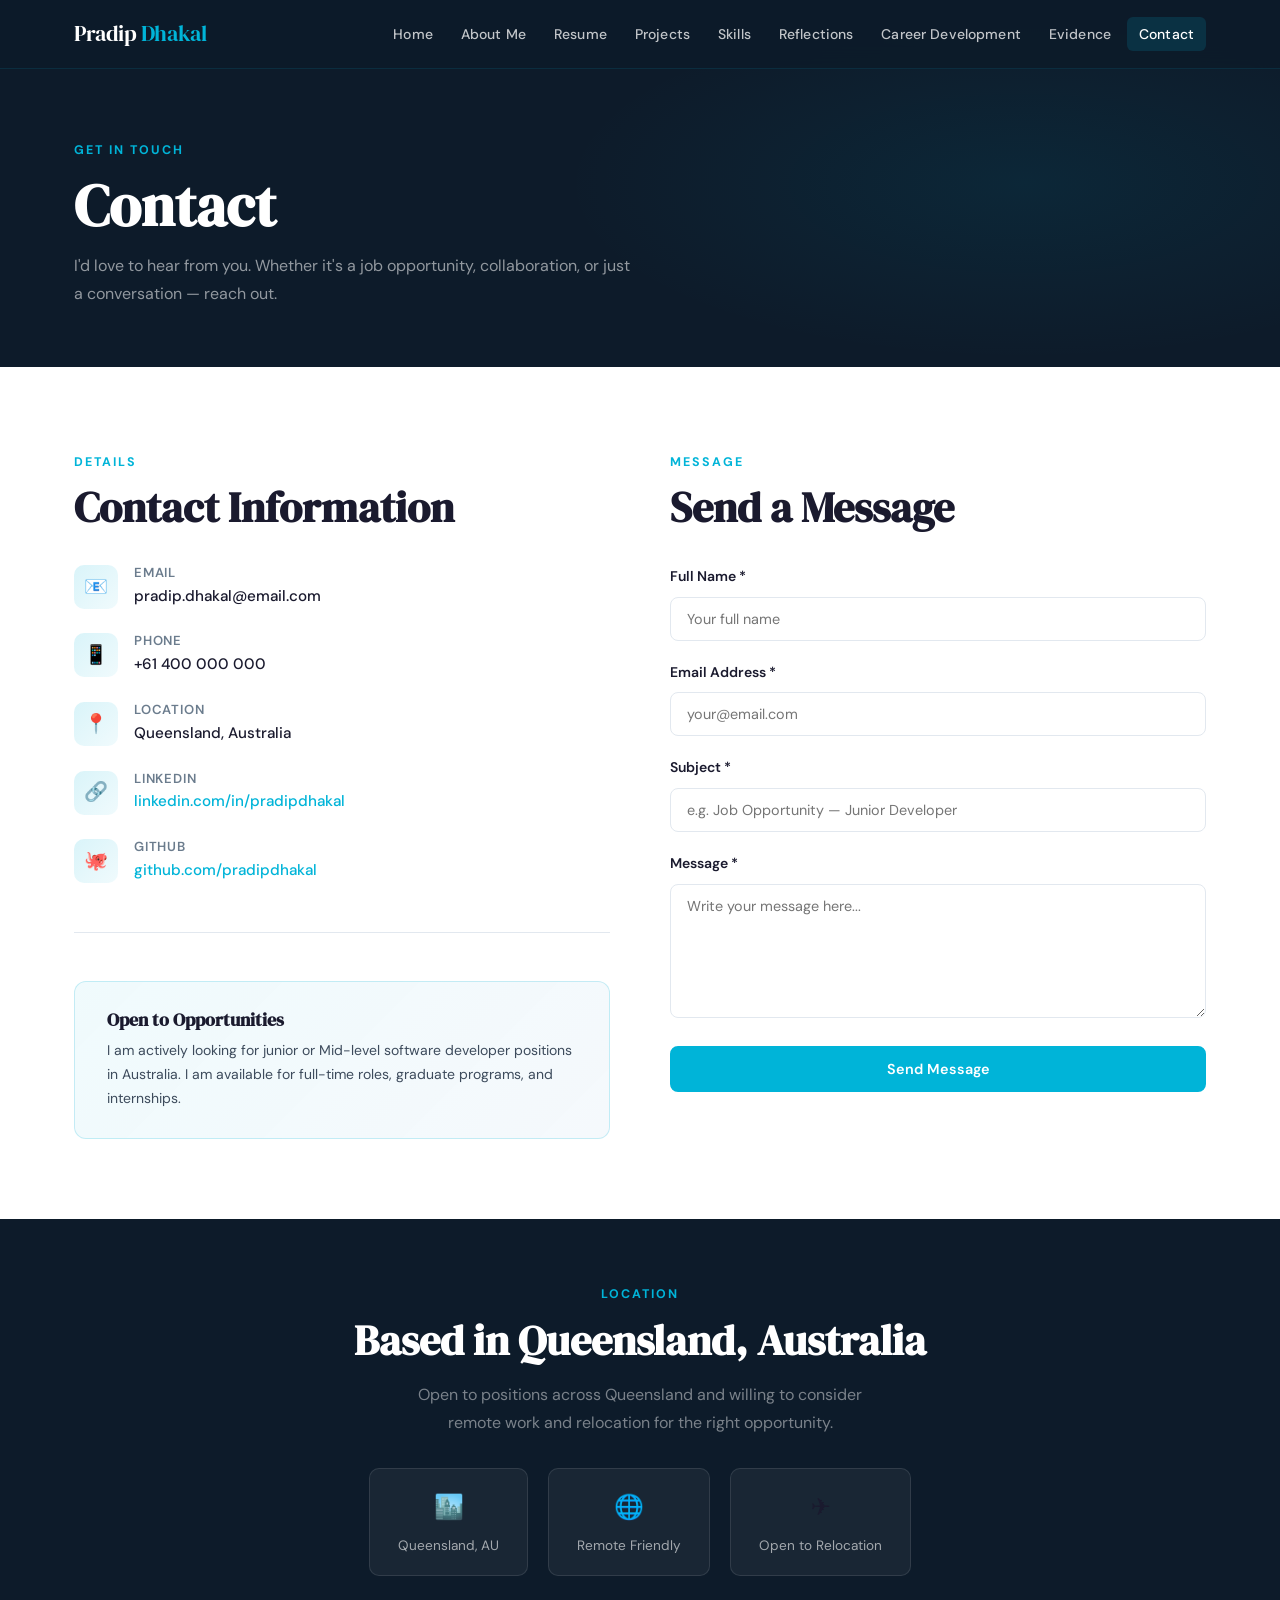
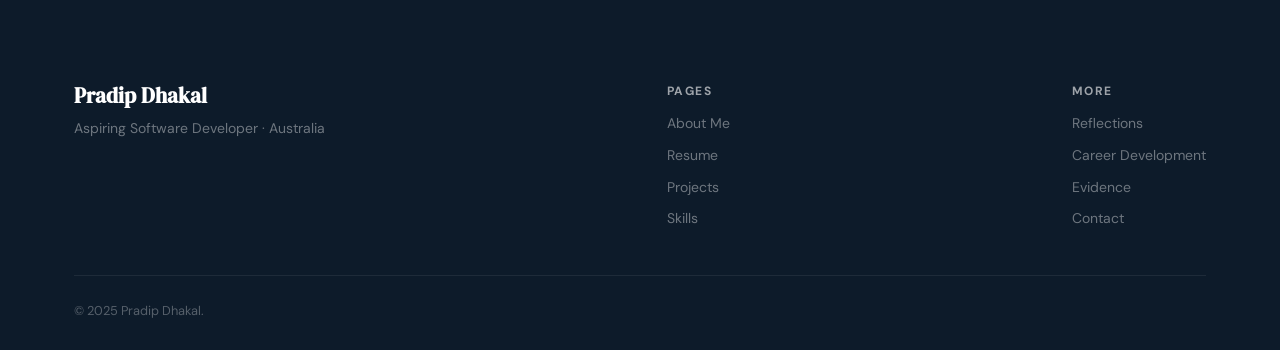
<file: contact.html>
<!DOCTYPE html>
<html lang="en">
<head>
  <meta charset="UTF-8" />
  <meta name="viewport" content="width=device-width, initial-scale=1.0" />
  <title>Contact — Pradip Dhakal</title>
  <link rel="stylesheet" href="style.css" />
</head>
<body>

<nav class="navbar">
  <div class="container">
    <a href="index.html" class="nav-brand">Pradip <span>Dhakal</span></a>
    <ul class="nav-links">
      <li><a href="index.html">Home</a></li>
      <li><a href="about.html">About Me</a></li>
      <li><a href="resume.html">Resume</a></li>
      <li><a href="projects.html">Projects</a></li>
      <li><a href="skills.html">Skills</a></li>
      <li><a href="reflections.html">Reflections</a></li>
      <li><a href="career.html">Career Development</a></li>
      <li><a href="evidence.html">Evidence</a></li>
      <li><a href="contact.html">Contact</a></li>
    </ul>
    <button class="nav-toggle" aria-label="Toggle menu">
      <span></span><span></span><span></span>
    </button>
  </div>
</nav>

<div class="page-hero">
  <div class="container">
    <div class="page-hero-content">
      <span class="section-label">Get in Touch</span>
      <h1>Contact</h1>
      <p>I'd love to hear from you. Whether it's a job opportunity, collaboration, or just a conversation — reach out.</p>
    </div>
  </div>
</div>

<section class="section" style="background:var(--white);">
  <div class="container">
    <div class="grid-2" style="gap:60px;align-items:start;">

      <!-- CONTACT INFO -->
      <div class="fade-in-up">
        <span class="section-label">Details</span>
        <h2 style="margin-bottom:32px;">Contact Information</h2>

        <div class="contact-info-item">
          <div class="contact-icon">📧</div>
          <div>
            <h4>Email</h4>
            <p>pradip.dhakal@email.com</p>
          </div>
        </div>

        <div class="contact-info-item">
          <div class="contact-icon">📱</div>
          <div>
            <h4>Phone</h4>
            <p>+61 400 000 000</p>
          </div>
        </div>

        <div class="contact-info-item">
          <div class="contact-icon">📍</div>
          <div>
            <h4>Location</h4>
            <p>Queensland, Australia</p>
          </div>
        </div>

        <div class="contact-info-item">
          <div class="contact-icon">🔗</div>
          <div>
            <h4>LinkedIn</h4>
            <p style="color:var(--teal);">linkedin.com/in/pradipdhakal</p>
          </div>
        </div>

        <div class="contact-info-item">
          <div class="contact-icon">🐙</div>
          <div>
            <h4>GitHub</h4>
            <p style="color:var(--teal);">github.com/pradipdhakal</p>
          </div>
        </div>

        <div class="divider"></div>

        <div class="highlight-box">
          <h4 style="margin-bottom:8px;">Open to Opportunities</h4>
          <p style="font-size:0.875rem;margin:0;">I am actively looking for junior or Mid-level software developer positions in Australia. I am available for full-time roles, graduate programs, and internships.</p>
        </div>
      </div>

      <!-- CONTACT FORM -->
      <div class="fade-in-up">
        <span class="section-label">Message</span>
        <h2 style="margin-bottom:32px;">Send a Message</h2>

        <div id="contactForm">
          <div class="form-group">
            <label for="name">Full Name *</label>
            <input type="text" id="name" name="name" placeholder="Your full name" autocomplete="name" />
            <div class="field-error"></div>
          </div>

          <div class="form-group">
            <label for="email">Email Address *</label>
            <input type="email" id="email" name="email" placeholder="your@email.com" autocomplete="email" />
            <div class="field-error"></div>
          </div>

          <div class="form-group">
            <label for="subject">Subject *</label>
            <input type="text" id="subject" name="subject" placeholder="e.g. Job Opportunity — Junior Developer" />
            <div class="field-error"></div>
          </div>

          <div class="form-group">
            <label for="message">Message *</label>
            <textarea id="message" name="message" placeholder="Write your message here..." rows="6"></textarea>
            <div class="field-error"></div>
          </div>

          <button type="submit" class="btn btn-primary" style="width:100%;justify-content:center;" onclick="document.getElementById('contactForm').dispatchEvent(new Event('submit'))">
            Send Message
          </button>
        </div>

        <div id="formSuccess" class="form-success">
          <div class="success-icon">✅</div>
          <h3>Message Sent!</h3>
          <p>Thank you for reaching out. I'll get back to you as soon as possible.</p>
        </div>

      </div>
    </div>
  </div>
</section>

<!-- MAP PLACEHOLDER -->
<section style="background:var(--navy);padding:60px 0;">
  <div class="container">
    <div style="text-align:center;" class="fade-in-up">
      <span class="section-label">Location</span>
      <h2 style="color:var(--white);margin-bottom:16px;">Based in Queensland, Australia</h2>
      <p style="color:rgba(255,255,255,0.45);max-width:480px;margin:0 auto;">Open to positions across Queensland and willing to consider remote work and relocation for the right opportunity.</p>
      <div style="display:flex;justify-content:center;gap:20px;margin-top:32px;flex-wrap:wrap;">
        <div style="background:rgba(255,255,255,0.05);border:1px solid rgba(255,255,255,0.1);border-radius:10px;padding:18px 28px;text-align:center;">
          <div style="font-size:1.5rem;margin-bottom:6px;">🏙️</div>
          <div style="font-size:0.85rem;color:rgba(255,255,255,0.6);">Queensland, AU</div>
        </div>
        <div style="background:rgba(255,255,255,0.05);border:1px solid rgba(255,255,255,0.1);border-radius:10px;padding:18px 28px;text-align:center;">
          <div style="font-size:1.5rem;margin-bottom:6px;">🌐</div>
          <div style="font-size:0.85rem;color:rgba(255,255,255,0.6);">Remote Friendly</div>
        </div>
        <div style="background:rgba(255,255,255,0.05);border:1px solid rgba(255,255,255,0.1);border-radius:10px;padding:18px 28px;text-align:center;">
          <div style="font-size:1.5rem;margin-bottom:6px;">✈️</div>
          <div style="font-size:0.85rem;color:rgba(255,255,255,0.6);">Open to Relocation</div>
        </div>
      </div>
    </div>
  </div>
</section>

<footer>
  <div class="container">
    <div class="footer-content">
      <div class="footer-brand">
        <h3>Pradip Dhakal</h3>
        <p>Aspiring Software Developer · Australia</p>
      </div>
      <div class="footer-links-col">
        <h4>Pages</h4>
        <a href="about.html">About Me</a>
        <a href="resume.html">Resume</a>
        <a href="projects.html">Projects</a>
        <a href="skills.html">Skills</a>
      </div>
      <div class="footer-links-col">
        <h4>More</h4>
        <a href="reflections.html">Reflections</a>
        <a href="career.html">Career Development</a>
        <a href="evidence.html">Evidence</a>
        <a href="contact.html">Contact</a>
      </div>
    </div>
    <div class="footer-bottom">
      <p>&copy; 2025 Pradip Dhakal.</p>
    </div>
  </div>
</footer>

<script src="script.js"></script>
</body>
</html>
</file>
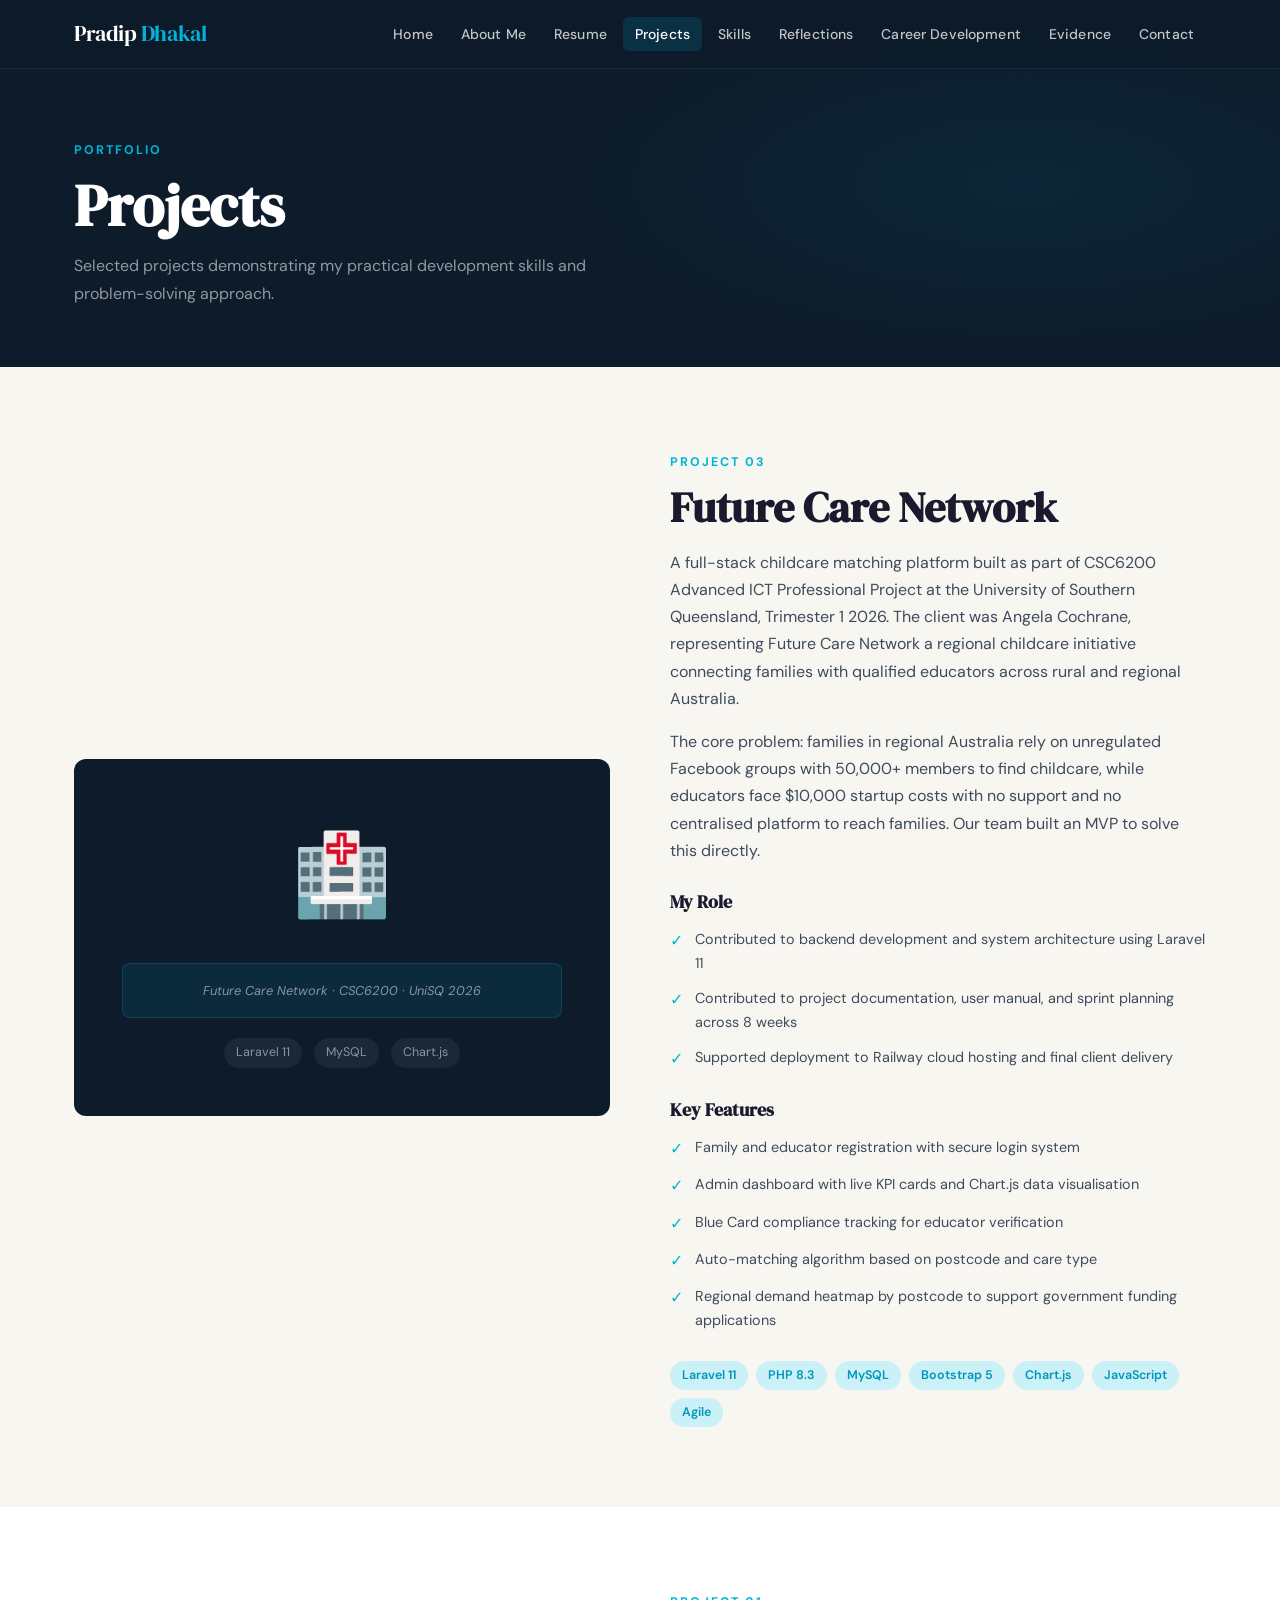
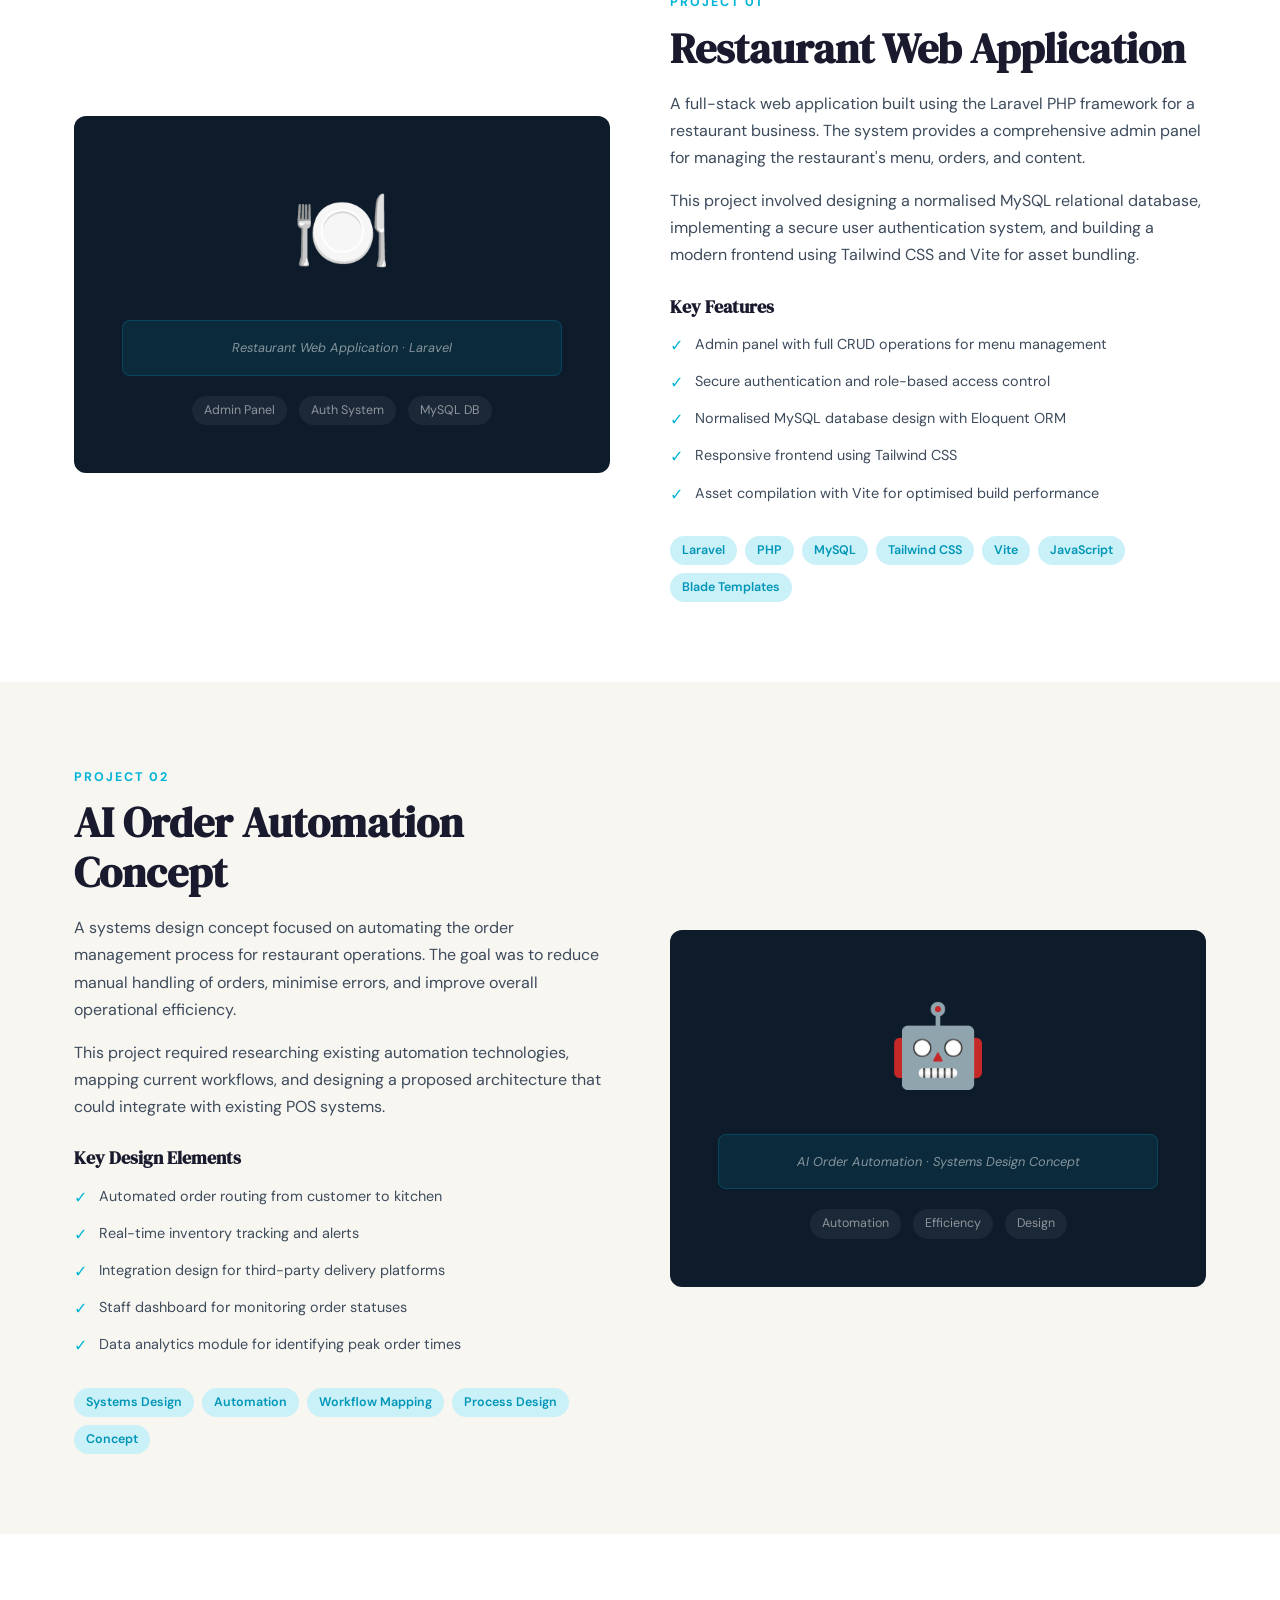
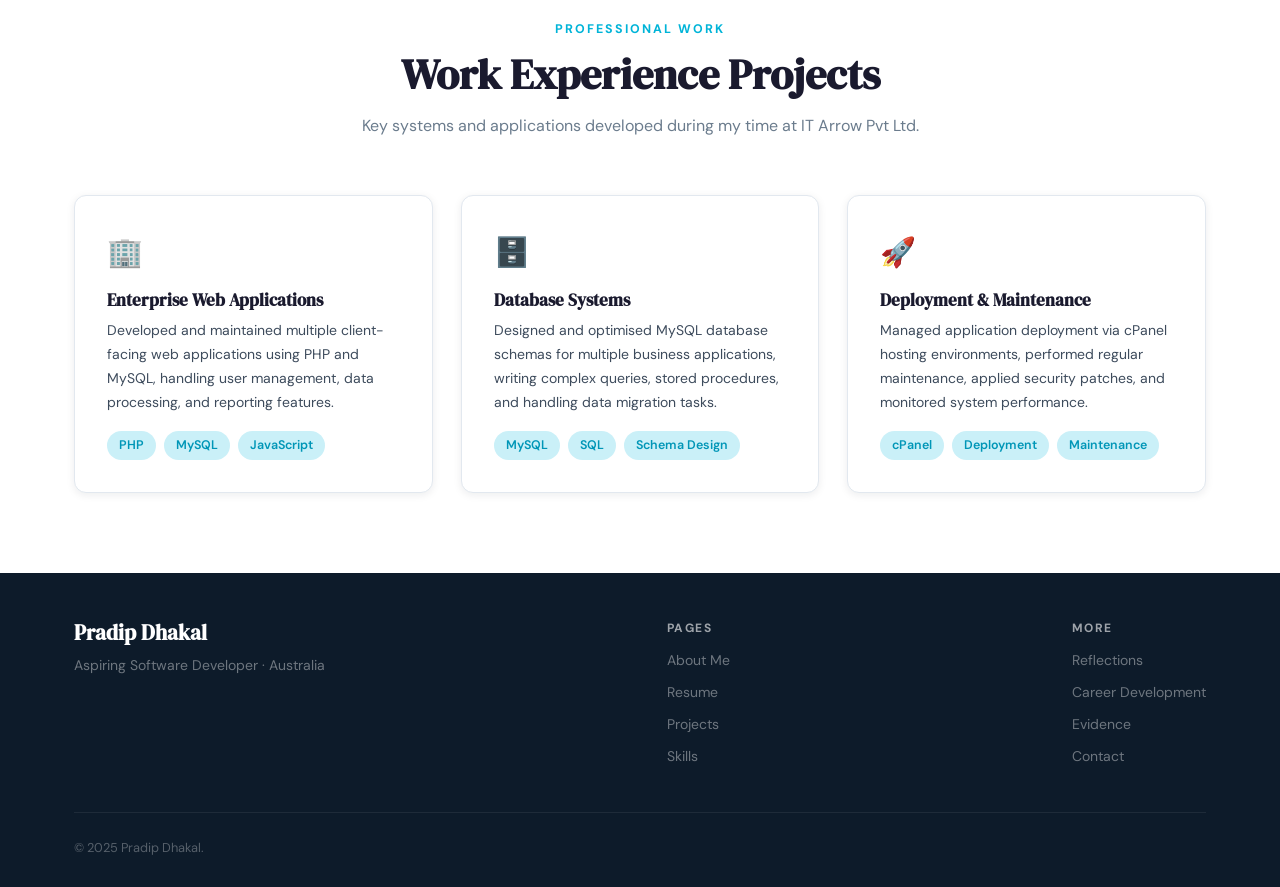
<file: projects.html>
<!DOCTYPE html>
<html lang="en">
<head>
  <meta charset="UTF-8" />
  <meta name="viewport" content="width=device-width, initial-scale=1.0" />
  <title>Projects — Pradip Dhakal</title>
  <link rel="stylesheet" href="style.css" />
</head>
<body>

<nav class="navbar">
  <div class="container">
    <a href="index.html" class="nav-brand">Pradip <span>Dhakal</span></a>
    <ul class="nav-links">
      <li><a href="index.html">Home</a></li>
      <li><a href="about.html">About Me</a></li>
      <li><a href="resume.html">Resume</a></li>
      <li><a href="projects.html">Projects</a></li>
      <li><a href="skills.html">Skills</a></li>
      <li><a href="reflections.html">Reflections</a></li>
      <li><a href="career.html">Career Development</a></li>
      <li><a href="evidence.html">Evidence</a></li>
      <li><a href="contact.html">Contact</a></li>
    </ul>
    <button class="nav-toggle" aria-label="Toggle menu">
      <span></span><span></span><span></span>
    </button>
  </div>
</nav>

<div class="page-hero">
  <div class="container">
    <div class="page-hero-content">
      <span class="section-label">Portfolio</span>
      <h1>Projects</h1>
      <p>Selected projects demonstrating my practical development skills and problem-solving approach.</p>
    </div>
  </div>
</div>

 <!-- PROJECT 1 - FUTURE CARE NETWORK -->
<!-- PROJECT 3 - FUTURE CARE NETWORK -->
<section class="section">
  <div class="container">
    <div class="grid-2" style="gap:60px;align-items:center;">
      <div class="fade-in-up">
        <div style="background:var(--navy);border-radius:var(--radius);padding:48px;text-align:center;">
          <div style="font-size:5rem;margin-bottom:20px;">🏥</div>
          <div style="background:rgba(0,180,216,0.1);border-radius:8px;padding:16px;border:1px solid rgba(0,180,216,0.2);">
            <p style="color:rgba(255,255,255,0.5);font-size:0.8rem;margin:0;font-style:italic;">Future Care Network · CSC6200 · UniSQ 2026</p>
          </div>
          <div style="display:flex;justify-content:center;gap:12px;margin-top:20px;flex-wrap:wrap;">
            <span style="padding:4px 12px;background:rgba(255,255,255,0.06);border-radius:100px;font-size:0.78rem;color:rgba(255,255,255,0.5);">Laravel 11</span>
            <span style="padding:4px 12px;background:rgba(255,255,255,0.06);border-radius:100px;font-size:0.78rem;color:rgba(255,255,255,0.5);">MySQL</span>
            <span style="padding:4px 12px;background:rgba(255,255,255,0.06);border-radius:100px;font-size:0.78rem;color:rgba(255,255,255,0.5);">Chart.js</span>
          </div>
        </div>
      </div>
      <div class="fade-in-up">
        <span class="section-label">Project 03</span>
        <h2 style="margin-bottom:16px;">Future Care Network</h2>
        <p>
          A full-stack childcare matching platform built as part of CSC6200 Advanced ICT Professional Project at the University of Southern Queensland, Trimester 1 2026. The client was Angela Cochrane, representing Future Care Network a regional childcare initiative connecting families with qualified educators across rural and regional Australia.
        </p>
        <p>
          The core problem: families in regional Australia rely on unregulated Facebook groups with 50,000+ members to find childcare, while educators face $10,000 startup costs with no support and no centralised platform to reach families. Our team built an MVP to solve this directly.
        </p>

        <div style="margin:28px 0;">
          <h4 style="margin-bottom:14px;color:var(--text-dark);">My Role</h4>
          <div style="display:flex;flex-direction:column;gap:10px;">
            <div style="display:flex;align-items:flex-start;gap:12px;">
              <span style="color:var(--teal);font-weight:700;flex-shrink:0;">✓</span>
              <span style="font-size:0.9rem;color:var(--text-mid);">Contributed to backend development and system architecture using Laravel 11</span>
            </div>
       
            <div style="display:flex;align-items:flex-start;gap:12px;">
              <span style="color:var(--teal);font-weight:700;flex-shrink:0;">✓</span>
              <span style="font-size:0.9rem;color:var(--text-mid);">Contributed to project documentation, user manual, and sprint planning across 8 weeks</span>
            </div>
            <div style="display:flex;align-items:flex-start;gap:12px;">
              <span style="color:var(--teal);font-weight:700;flex-shrink:0;">✓</span>
              <span style="font-size:0.9rem;color:var(--text-mid);">Supported deployment to Railway cloud hosting and final client delivery</span>
            </div>
          </div>
        </div>

        <div style="margin:28px 0;">
          <h4 style="margin-bottom:14px;color:var(--text-dark);">Key Features</h4>
          <div style="display:flex;flex-direction:column;gap:10px;">
            <div style="display:flex;align-items:flex-start;gap:12px;">
              <span style="color:var(--teal);font-weight:700;flex-shrink:0;">✓</span>
              <span style="font-size:0.9rem;color:var(--text-mid);">Family and educator registration with secure login system</span>
            </div>
            <div style="display:flex;align-items:flex-start;gap:12px;">
              <span style="color:var(--teal);font-weight:700;flex-shrink:0;">✓</span>
              <span style="font-size:0.9rem;color:var(--text-mid);">Admin dashboard with live KPI cards and Chart.js data visualisation</span>
            </div>
            <div style="display:flex;align-items:flex-start;gap:12px;">
              <span style="color:var(--teal);font-weight:700;flex-shrink:0;">✓</span>
              <span style="font-size:0.9rem;color:var(--text-mid);">Blue Card compliance tracking for educator verification</span>
            </div>
            <div style="display:flex;align-items:flex-start;gap:12px;">
              <span style="color:var(--teal);font-weight:700;flex-shrink:0;">✓</span>
              <span style="font-size:0.9rem;color:var(--text-mid);">Auto-matching algorithm based on postcode and care type</span>
            </div>
            <div style="display:flex;align-items:flex-start;gap:12px;">
              <span style="color:var(--teal);font-weight:700;flex-shrink:0;">✓</span>
              <span style="font-size:0.9rem;color:var(--text-mid);">Regional demand heatmap by postcode to support government funding applications</span>
            </div>
      
          </div>
        </div>

        <div class="tags">
          <span class="tag">Laravel 11</span>
          <span class="tag">PHP 8.3</span>
          <span class="tag">MySQL</span>
          <span class="tag">Bootstrap 5</span>
          <span class="tag">Chart.js</span>
          <span class="tag">JavaScript</span>
          <span class="tag">Agile</span>
        </div>
      </div>
    </div>
  </div>
</section>
<!-- Prokject 2 -->
<section class="section" style="background:var(--white);">
  <div class="container">
    <div class="grid-2" style="gap:60px;align-items:center;">
      <div class="fade-in-up">
        <div style="background:var(--navy);border-radius:var(--radius);padding:48px;text-align:center;">
          <div style="font-size:5rem;margin-bottom:20px;">🍽️</div>
          <div style="background:rgba(0,180,216,0.1);border-radius:8px;padding:16px;border:1px solid rgba(0,180,216,0.2);">
            <p style="color:rgba(255,255,255,0.5);font-size:0.8rem;margin:0;font-style:italic;">Restaurant Web Application · Laravel</p>
          </div>
          <div style="display:flex;justify-content:center;gap:12px;margin-top:20px;flex-wrap:wrap;">
            <span style="padding:4px 12px;background:rgba(255,255,255,0.06);border-radius:100px;font-size:0.78rem;color:rgba(255,255,255,0.5);">Admin Panel</span>
            <span style="padding:4px 12px;background:rgba(255,255,255,0.06);border-radius:100px;font-size:0.78rem;color:rgba(255,255,255,0.5);">Auth System</span>
            <span style="padding:4px 12px;background:rgba(255,255,255,0.06);border-radius:100px;font-size:0.78rem;color:rgba(255,255,255,0.5);">MySQL DB</span>
          </div>
        </div>
      </div>
      <div class="fade-in-up">
        <span class="section-label">Project 01</span>
        <h2 style="margin-bottom:16px;">Restaurant Web Application</h2>
        <p>
          A full-stack web application built using the Laravel PHP framework for a restaurant business. 
          The system provides a comprehensive admin panel for managing the restaurant's menu, orders, and content.
        </p>
        <p>
          This project involved designing a normalised MySQL relational database, implementing a secure user authentication system, and building a modern frontend using Tailwind CSS and Vite for asset bundling.
        </p>

        <div style="margin:28px 0;">
          <h4 style="margin-bottom:14px;color:var(--text-dark);">Key Features</h4>
          <div style="display:flex;flex-direction:column;gap:10px;">
            <div style="display:flex;align-items:flex-start;gap:12px;">
              <span style="color:var(--teal);font-weight:700;flex-shrink:0;">✓</span>
              <span style="font-size:0.9rem;color:var(--text-mid);">Admin panel with full CRUD operations for menu management</span>
            </div>
            <div style="display:flex;align-items:flex-start;gap:12px;">
              <span style="color:var(--teal);font-weight:700;flex-shrink:0;">✓</span>
              <span style="font-size:0.9rem;color:var(--text-mid);">Secure authentication and role-based access control</span>
            </div>
            <div style="display:flex;align-items:flex-start;gap:12px;">
              <span style="color:var(--teal);font-weight:700;flex-shrink:0;">✓</span>
              <span style="font-size:0.9rem;color:var(--text-mid);">Normalised MySQL database design with Eloquent ORM</span>
            </div>
            <div style="display:flex;align-items:flex-start;gap:12px;">
              <span style="color:var(--teal);font-weight:700;flex-shrink:0;">✓</span>
              <span style="font-size:0.9rem;color:var(--text-mid);">Responsive frontend using Tailwind CSS</span>
            </div>
            <div style="display:flex;align-items:flex-start;gap:12px;">
              <span style="color:var(--teal);font-weight:700;flex-shrink:0;">✓</span>
              <span style="font-size:0.9rem;color:var(--text-mid);">Asset compilation with Vite for optimised build performance</span>
            </div>
          </div>
        </div>

        <div class="tags">
          <span class="tag">Laravel</span>
          <span class="tag">PHP</span>
          <span class="tag">MySQL</span>
          <span class="tag">Tailwind CSS</span>
          <span class="tag">Vite</span>
          <span class="tag">JavaScript</span>
          <span class="tag">Blade Templates</span>
        </div>
      </div>
    </div>
  </div>
</section>

<!-- PROJECT 2 -->
<section class="section">
  <div class="container">
    <div class="grid-2" style="gap:60px;align-items:center;">
      <div class="fade-in-up">
        <span class="section-label">Project 02</span>
        <h2 style="margin-bottom:16px;">AI Order Automation Concept</h2>
        <p>
          A systems design concept focused on automating the order management process for restaurant operations. 
          The goal was to reduce manual handling of orders, minimise errors, and improve overall operational efficiency.
        </p>
        <p>
          This project required researching existing automation technologies, mapping current workflows, and designing a proposed architecture that could integrate with existing POS systems.
        </p>

        <div style="margin:28px 0;">
          <h4 style="margin-bottom:14px;color:var(--text-dark);">Key Design Elements</h4>
          <div style="display:flex;flex-direction:column;gap:10px;">
            <div style="display:flex;align-items:flex-start;gap:12px;">
              <span style="color:var(--teal);font-weight:700;flex-shrink:0;">✓</span>
              <span style="font-size:0.9rem;color:var(--text-mid);">Automated order routing from customer to kitchen</span>
            </div>
            <div style="display:flex;align-items:flex-start;gap:12px;">
              <span style="color:var(--teal);font-weight:700;flex-shrink:0;">✓</span>
              <span style="font-size:0.9rem;color:var(--text-mid);">Real-time inventory tracking and alerts</span>
            </div>
            <div style="display:flex;align-items:flex-start;gap:12px;">
              <span style="color:var(--teal);font-weight:700;flex-shrink:0;">✓</span>
              <span style="font-size:0.9rem;color:var(--text-mid);">Integration design for third-party delivery platforms</span>
            </div>
            <div style="display:flex;align-items:flex-start;gap:12px;">
              <span style="color:var(--teal);font-weight:700;flex-shrink:0;">✓</span>
              <span style="font-size:0.9rem;color:var(--text-mid);">Staff dashboard for monitoring order statuses</span>
            </div>
            <div style="display:flex;align-items:flex-start;gap:12px;">
              <span style="color:var(--teal);font-weight:700;flex-shrink:0;">✓</span>
              <span style="font-size:0.9rem;color:var(--text-mid);">Data analytics module for identifying peak order times</span>
            </div>
          </div>
        </div>

        <div class="tags">
          <span class="tag">Systems Design</span>
          <span class="tag">Automation</span>
          <span class="tag">Workflow Mapping</span>
          <span class="tag">Process Design</span>
          <span class="tag">Concept</span>
        </div>
      </div>
      <div class="fade-in-up">
        <div style="background:var(--navy);border-radius:var(--radius);padding:48px;text-align:center;">
          <div style="font-size:5rem;margin-bottom:20px;">🤖</div>
          <div style="background:rgba(0,180,216,0.1);border-radius:8px;padding:16px;border:1px solid rgba(0,180,216,0.2);">
            <p style="color:rgba(255,255,255,0.5);font-size:0.8rem;margin:0;font-style:italic;">AI Order Automation · Systems Design Concept</p>
          </div>
          <div style="display:flex;justify-content:center;gap:12px;margin-top:20px;flex-wrap:wrap;">
            <span style="padding:4px 12px;background:rgba(255,255,255,0.06);border-radius:100px;font-size:0.78rem;color:rgba(255,255,255,0.5);">Automation</span>
            <span style="padding:4px 12px;background:rgba(255,255,255,0.06);border-radius:100px;font-size:0.78rem;color:rgba(255,255,255,0.5);">Efficiency</span>
            <span style="padding:4px 12px;background:rgba(255,255,255,0.06);border-radius:100px;font-size:0.78rem;color:rgba(255,255,255,0.5);">Design</span>
          </div>
        </div>
      </div>
    </div>
  </div>
</section>

<!-- OTHER WORK -->
<section class="section" style="background:var(--white);">
  <div class="container">
    <div class="section-header fade-in-up">
      <span class="section-label">Professional Work</span>
      <h2>Work Experience Projects</h2>
      <p>Key systems and applications developed during my time at IT Arrow Pvt Ltd.</p>
    </div>
    <div class="grid-3">
      <div class="card fade-in-up">
        <div style="font-size:1.8rem;margin-bottom:14px;">🏢</div>
        <h3 style="font-size:1.05rem;margin-bottom:8px;">Enterprise Web Applications</h3>
        <p style="font-size:0.875rem;">Developed and maintained multiple client-facing web applications using PHP and MySQL, handling user management, data processing, and reporting features.</p>
        <div class="tags" style="margin-top:12px;">
          <span class="tag">PHP</span>
          <span class="tag">MySQL</span>
          <span class="tag">JavaScript</span>
        </div>
      </div>
      <div class="card fade-in-up">
        <div style="font-size:1.8rem;margin-bottom:14px;">🗄️</div>
        <h3 style="font-size:1.05rem;margin-bottom:8px;">Database Systems</h3>
        <p style="font-size:0.875rem;">Designed and optimised MySQL database schemas for multiple business applications, writing complex queries, stored procedures, and handling data migration tasks.</p>
        <div class="tags" style="margin-top:12px;">
          <span class="tag">MySQL</span>
          <span class="tag">SQL</span>
          <span class="tag">Schema Design</span>
        </div>
      </div>
      <div class="card fade-in-up">
        <div style="font-size:1.8rem;margin-bottom:14px;">🚀</div>
        <h3 style="font-size:1.05rem;margin-bottom:8px;">Deployment & Maintenance</h3>
        <p style="font-size:0.875rem;">Managed application deployment via cPanel hosting environments, performed regular maintenance, applied security patches, and monitored system performance.</p>
        <div class="tags" style="margin-top:12px;">
          <span class="tag">cPanel</span>
          <span class="tag">Deployment</span>
          <span class="tag">Maintenance</span>
        </div>
      </div>
    </div>
  </div>
</section>

<footer>
  <div class="container">
    <div class="footer-content">
      <div class="footer-brand">
        <h3>Pradip Dhakal</h3>
        <p>Aspiring Software Developer · Australia</p>
      </div>
      <div class="footer-links-col">
        <h4>Pages</h4>
        <a href="about.html">About Me</a>
        <a href="resume.html">Resume</a>
        <a href="projects.html">Projects</a>
        <a href="skills.html">Skills</a>
      </div>
      <div class="footer-links-col">
        <h4>More</h4>
        <a href="reflections.html">Reflections</a>
        <a href="career.html">Career Development</a>
        <a href="evidence.html">Evidence</a>
        <a href="contact.html">Contact</a>
      </div>
    </div>
    <div class="footer-bottom">
      <p>&copy; 2025 Pradip Dhakal.</p>
    </div>
  </div>
</footer>

<script src="script.js"></script>
</body>
</html>
</file>
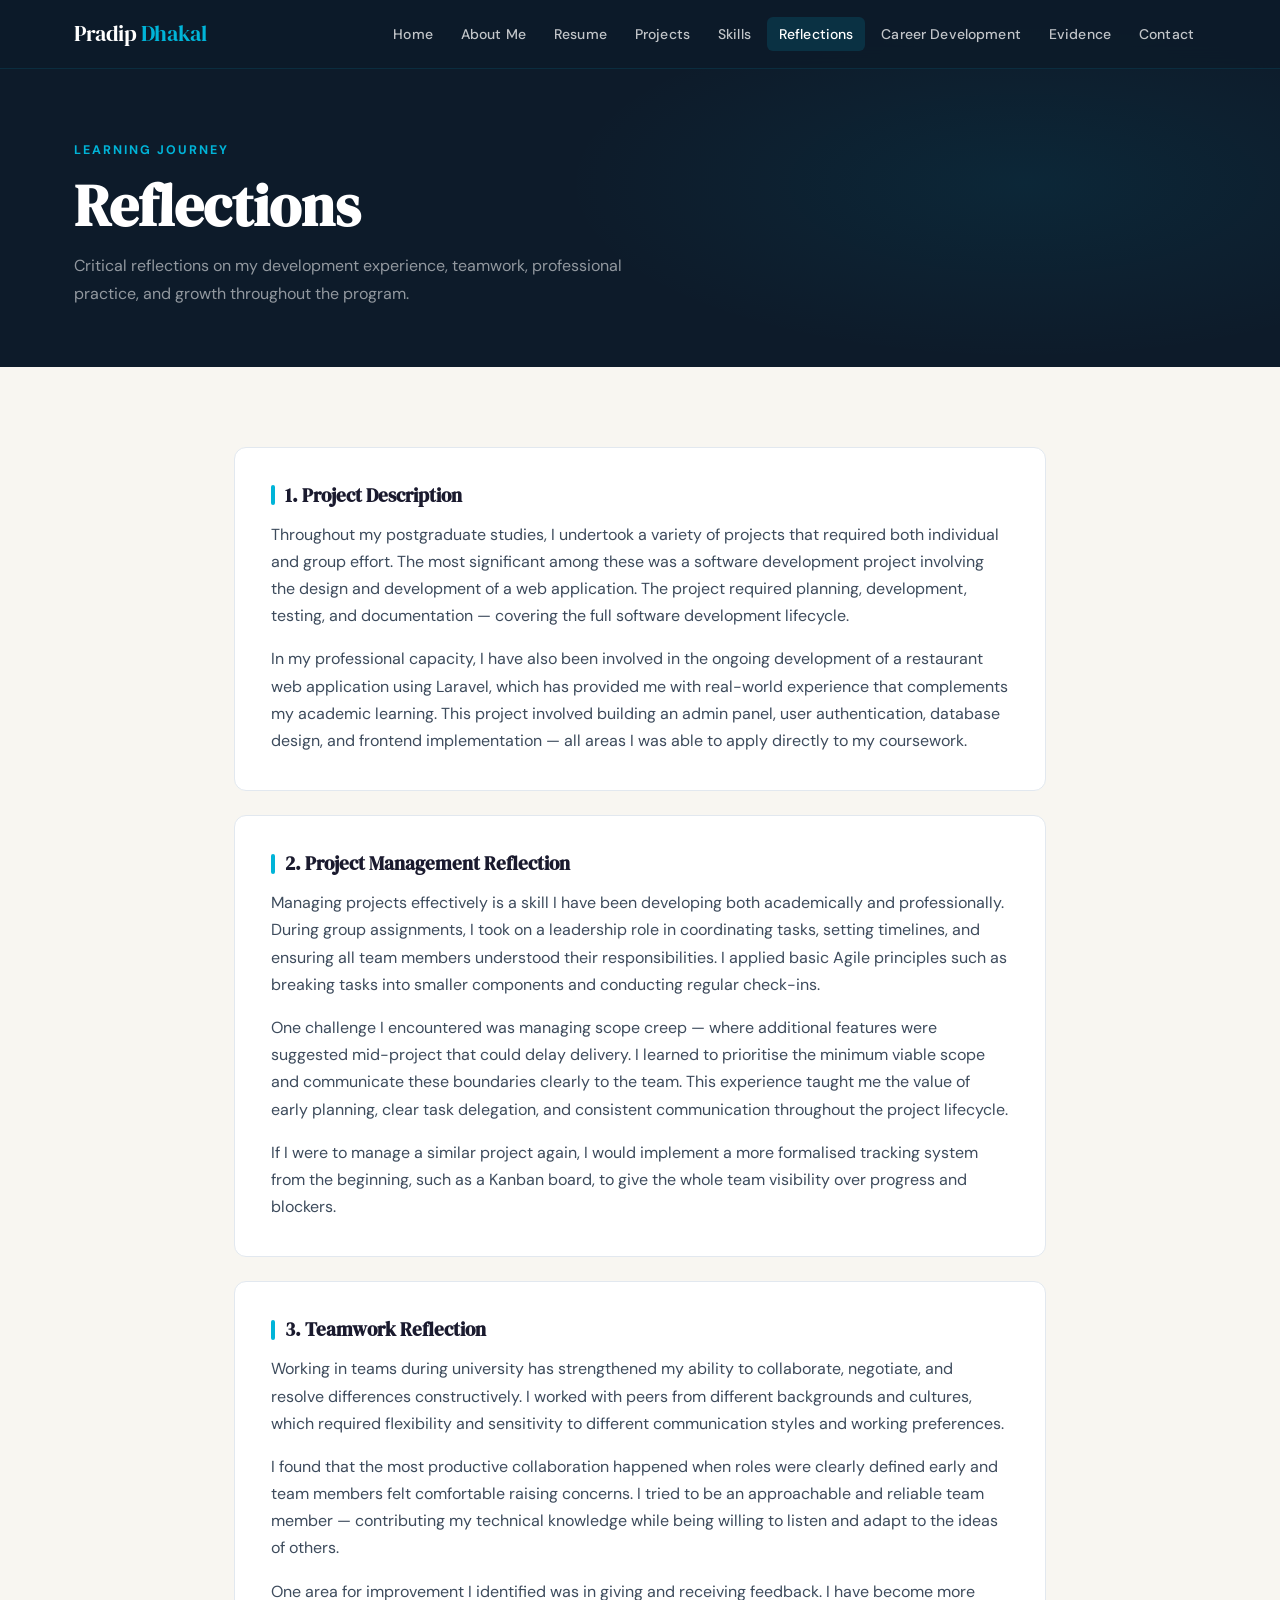
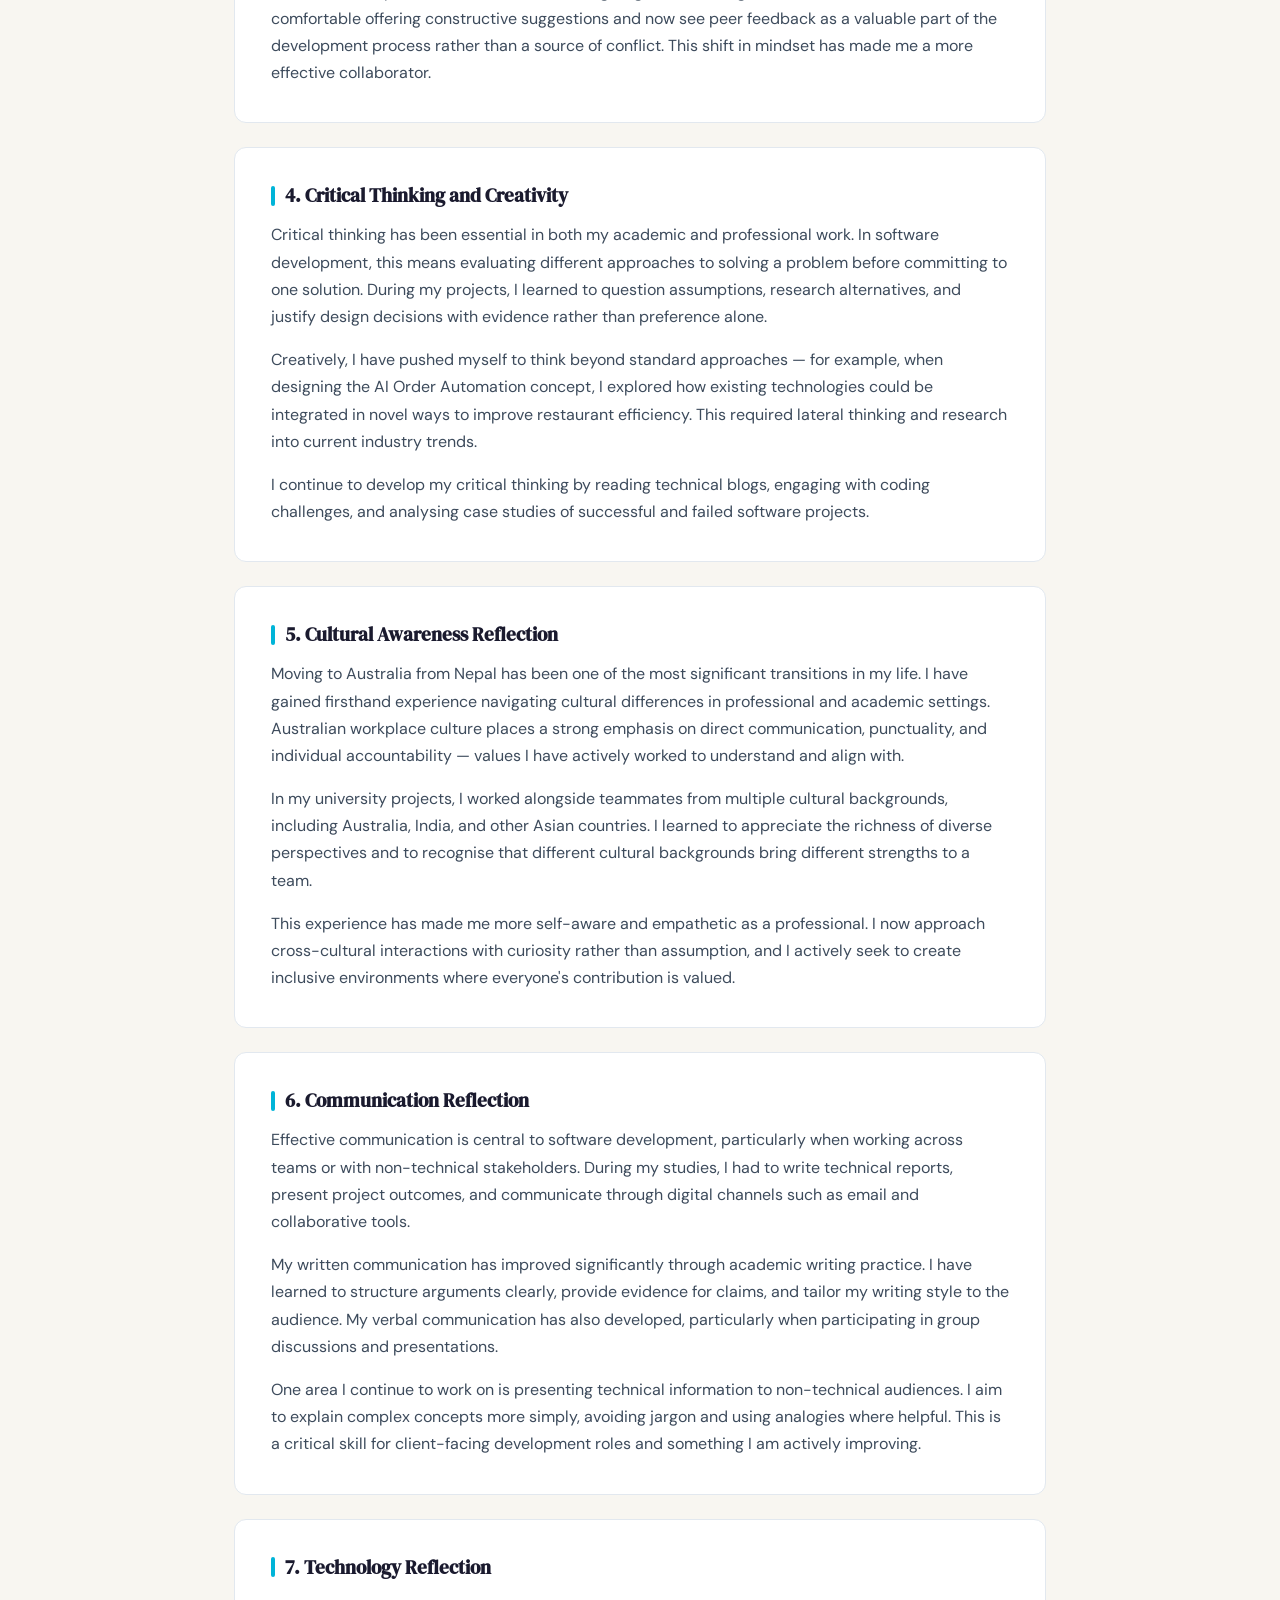
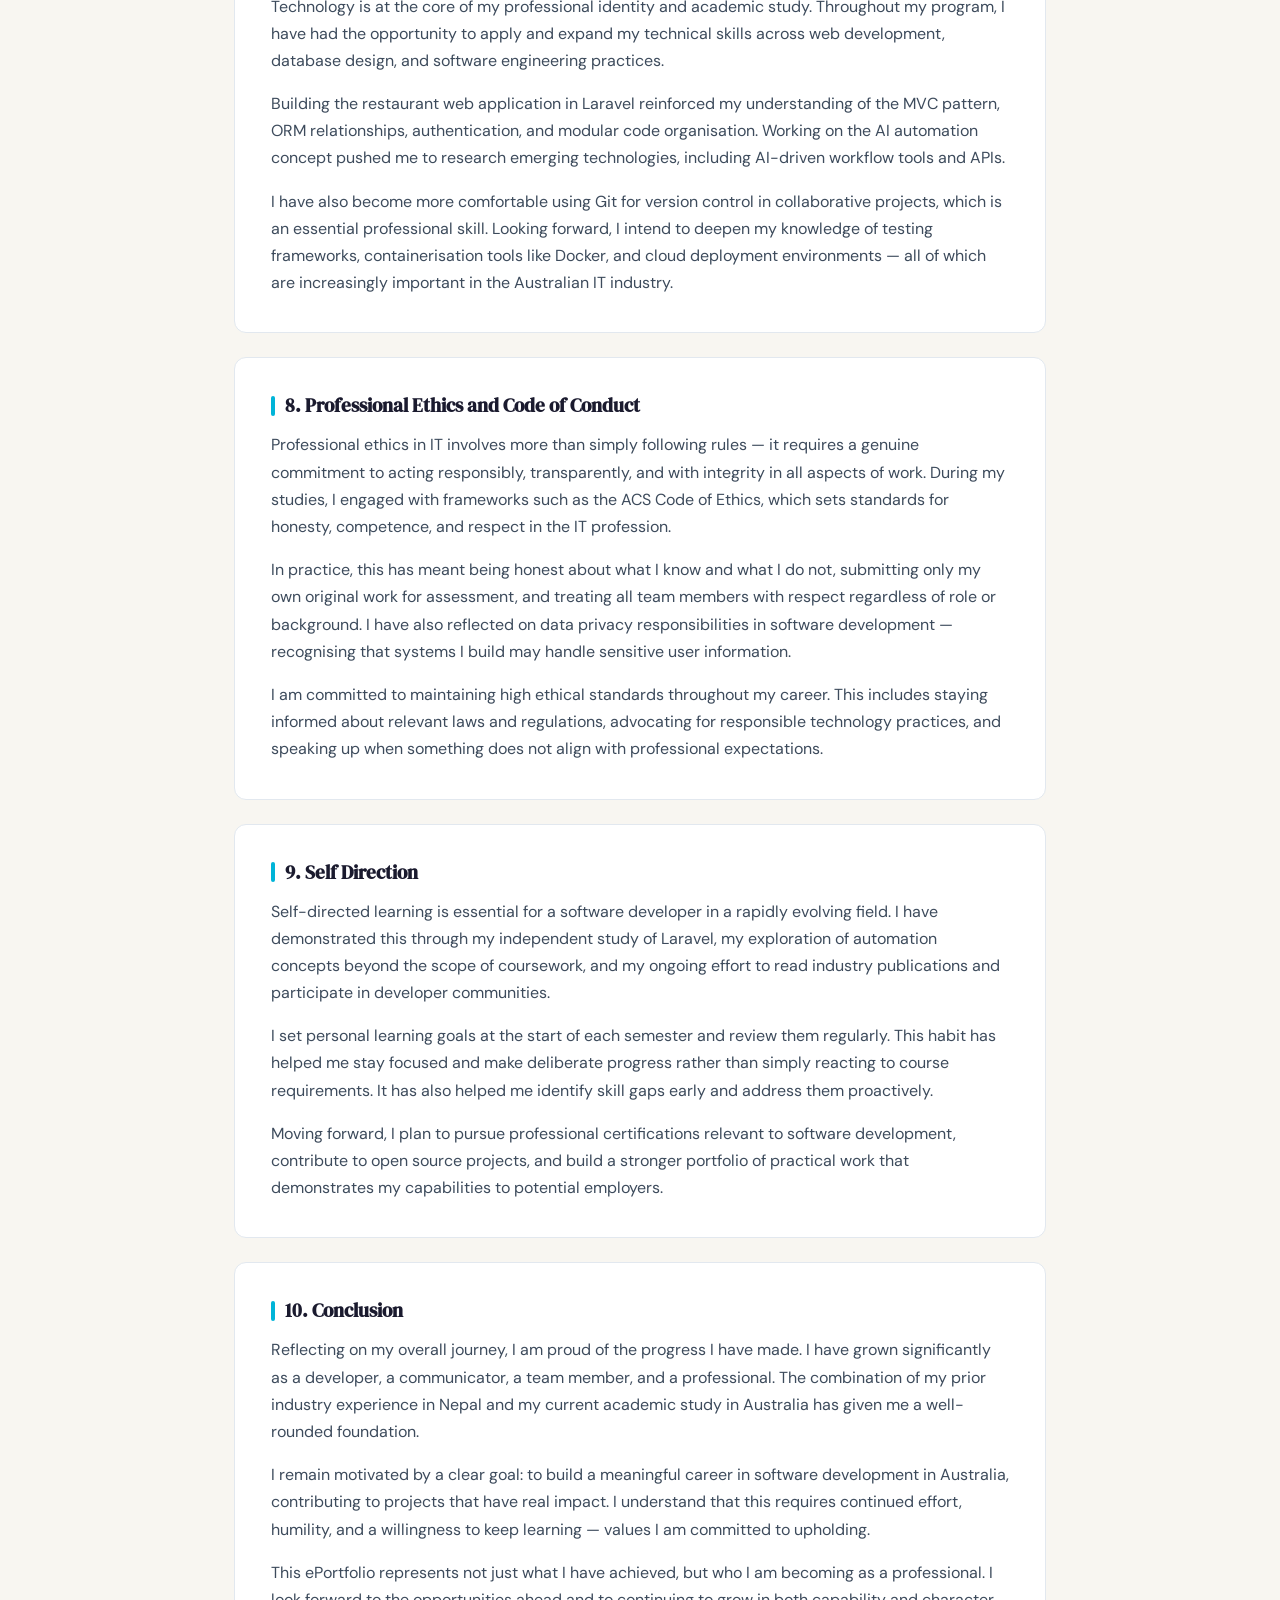
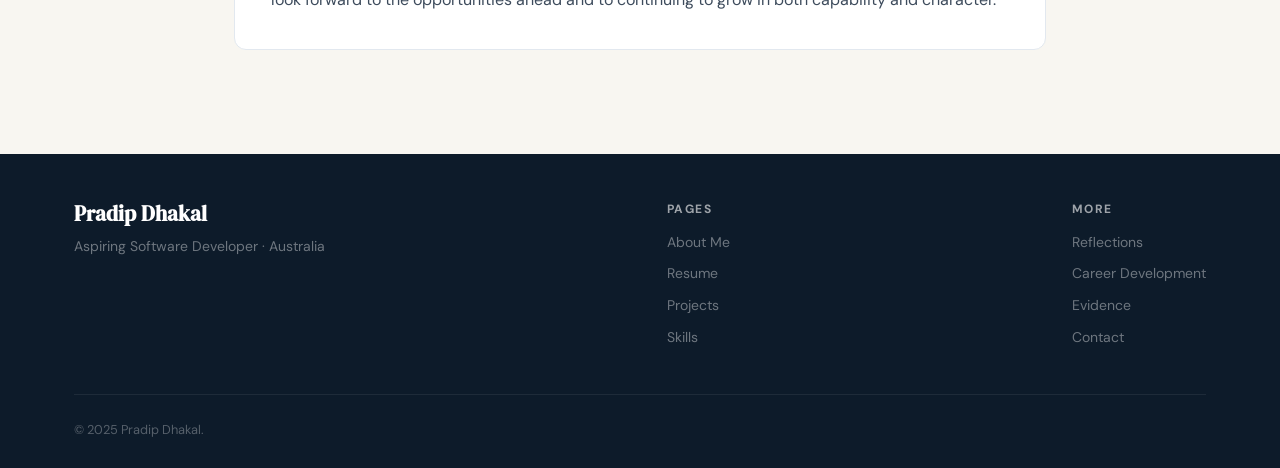
<file: reflections.html>
<!DOCTYPE html>
<html lang="en">
<head>
  <meta charset="UTF-8" />
  <meta name="viewport" content="width=device-width, initial-scale=1.0" />
  <title>Reflections — Pradip Dhakal</title>
  <link rel="stylesheet" href="style.css" />
</head>
<body>

<nav class="navbar">
  <div class="container">
    <a href="index.html" class="nav-brand">Pradip <span>Dhakal</span></a>
    <ul class="nav-links">
      <li><a href="index.html">Home</a></li>
      <li><a href="about.html">About Me</a></li>
      <li><a href="resume.html">Resume</a></li>
      <li><a href="projects.html">Projects</a></li>
      <li><a href="skills.html">Skills</a></li>
      <li><a href="reflections.html">Reflections</a></li>
      <li><a href="career.html">Career Development</a></li>
      <li><a href="evidence.html">Evidence</a></li>
      <li><a href="contact.html">Contact</a></li>
    </ul>
    <button class="nav-toggle" aria-label="Toggle menu">
      <span></span><span></span><span></span>
    </button>
  </div>
</nav>

<div class="page-hero">
  <div class="container">
    <div class="page-hero-content">
      <span class="section-label">Learning Journey</span>
      <h1>Reflections</h1>
      <p>Critical reflections on my development experience, teamwork, professional practice, and growth throughout the program.</p>
    </div>
  </div>
</div>

<section class="section">
  <div class="container" style="max-width:860px;">

    <!-- <div class="notice">These reflections are written from a first-person perspective as required for academic assessment. Each section addresses a key area of professional and personal development.</div> -->

    <!-- 1. Project Description -->
    <div class="reflection-section">
      <h3>1. Project Description</h3>
      <p>
        Throughout my postgraduate studies, I undertook a variety of projects that required both individual and group effort. The most significant among these was a software development project involving the design and development of a web application. The project required planning, development, testing, and documentation — covering the full software development lifecycle.
      </p>
      <p>
        In my professional capacity, I have also been involved in the ongoing development of a restaurant web application using Laravel, which has provided me with real-world experience that complements my academic learning. This project involved building an admin panel, user authentication, database design, and frontend implementation — all areas I was able to apply directly to my coursework.
      </p>
    </div>

    <!-- 2. Project Management -->
    <div class="reflection-section">
      <h3>2. Project Management Reflection</h3>
      <p>
        Managing projects effectively is a skill I have been developing both academically and professionally. During group assignments, I took on a leadership role in coordinating tasks, setting timelines, and ensuring all team members understood their responsibilities. I applied basic Agile principles such as breaking tasks into smaller components and conducting regular check-ins.
      </p>
      <p>
        One challenge I encountered was managing scope creep — where additional features were suggested mid-project that could delay delivery. I learned to prioritise the minimum viable scope and communicate these boundaries clearly to the team. This experience taught me the value of early planning, clear task delegation, and consistent communication throughout the project lifecycle.
      </p>
      <p>
        If I were to manage a similar project again, I would implement a more formalised tracking system from the beginning, such as a Kanban board, to give the whole team visibility over progress and blockers.
      </p>
    </div>

    <!-- 3. Teamwork -->
    <div class="reflection-section">
      <h3>3. Teamwork Reflection</h3>
      <p>
        Working in teams during university has strengthened my ability to collaborate, negotiate, and resolve differences constructively. I worked with peers from different backgrounds and cultures, which required flexibility and sensitivity to different communication styles and working preferences.
      </p>
      <p>
        I found that the most productive collaboration happened when roles were clearly defined early and team members felt comfortable raising concerns. I tried to be an approachable and reliable team member — contributing my technical knowledge while being willing to listen and adapt to the ideas of others.
      </p>
      <p>
        One area for improvement I identified was in giving and receiving feedback. I have become more comfortable offering constructive suggestions and now see peer feedback as a valuable part of the development process rather than a source of conflict. This shift in mindset has made me a more effective collaborator.
      </p>
    </div>

    <!-- 4. Critical Thinking and Creativity -->
    <div class="reflection-section">
      <h3>4. Critical Thinking and Creativity</h3>
      <p>
        Critical thinking has been essential in both my academic and professional work. In software development, this means evaluating different approaches to solving a problem before committing to one solution. During my projects, I learned to question assumptions, research alternatives, and justify design decisions with evidence rather than preference alone.
      </p>
      <p>
        Creatively, I have pushed myself to think beyond standard approaches — for example, when designing the AI Order Automation concept, I explored how existing technologies could be integrated in novel ways to improve restaurant efficiency. This required lateral thinking and research into current industry trends.
      </p>
      <p>
        I continue to develop my critical thinking by reading technical blogs, engaging with coding challenges, and analysing case studies of successful and failed software projects.
      </p>
    </div>

    <!-- 5. Cultural Awareness -->
    <div class="reflection-section">
      <h3>5. Cultural Awareness Reflection</h3>
      <p>
        Moving to Australia from Nepal has been one of the most significant transitions in my life. I have gained firsthand experience navigating cultural differences in professional and academic settings. Australian workplace culture places a strong emphasis on direct communication, punctuality, and individual accountability — values I have actively worked to understand and align with.
      </p>
      <p>
        In my university projects, I worked alongside teammates from multiple cultural backgrounds, including Australia, India, and other Asian countries. I learned to appreciate the richness of diverse perspectives and to recognise that different cultural backgrounds bring different strengths to a team.
      </p>
      <p>
        This experience has made me more self-aware and empathetic as a professional. I now approach cross-cultural interactions with curiosity rather than assumption, and I actively seek to create inclusive environments where everyone's contribution is valued.
      </p>
    </div>

    <!-- 6. Communication -->
    <div class="reflection-section">
      <h3>6. Communication Reflection</h3>
      <p>
        Effective communication is central to software development, particularly when working across teams or with non-technical stakeholders. During my studies, I had to write technical reports, present project outcomes, and communicate through digital channels such as email and collaborative tools.
      </p>
      <p>
        My written communication has improved significantly through academic writing practice. I have learned to structure arguments clearly, provide evidence for claims, and tailor my writing style to the audience. My verbal communication has also developed, particularly when participating in group discussions and presentations.
      </p>
      <p>
        One area I continue to work on is presenting technical information to non-technical audiences. I aim to explain complex concepts more simply, avoiding jargon and using analogies where helpful. This is a critical skill for client-facing development roles and something I am actively improving.
      </p>
    </div>

    <!-- 7. Technology -->
    <div class="reflection-section">
      <h3>7. Technology Reflection</h3>
      <p>
        Technology is at the core of my professional identity and academic study. Throughout my program, I have had the opportunity to apply and expand my technical skills across web development, database design, and software engineering practices.
      </p>
      <p>
        Building the restaurant web application in Laravel reinforced my understanding of the MVC pattern, ORM relationships, authentication, and modular code organisation. Working on the AI automation concept pushed me to research emerging technologies, including AI-driven workflow tools and APIs.
      </p>
      <p>
        I have also become more comfortable using Git for version control in collaborative projects, which is an essential professional skill. Looking forward, I intend to deepen my knowledge of testing frameworks, containerisation tools like Docker, and cloud deployment environments — all of which are increasingly important in the Australian IT industry.
      </p>
    </div>

    <!-- 8. Professional Ethics -->
    <div class="reflection-section">
      <h3>8. Professional Ethics and Code of Conduct</h3>
      <p>
        Professional ethics in IT involves more than simply following rules — it requires a genuine commitment to acting responsibly, transparently, and with integrity in all aspects of work. During my studies, I engaged with frameworks such as the ACS Code of Ethics, which sets standards for honesty, competence, and respect in the IT profession.
      </p>
      <p>
        In practice, this has meant being honest about what I know and what I do not, submitting only my own original work for assessment, and treating all team members with respect regardless of role or background. I have also reflected on data privacy responsibilities in software development — recognising that systems I build may handle sensitive user information.
      </p>
      <p>
        I am committed to maintaining high ethical standards throughout my career. This includes staying informed about relevant laws and regulations, advocating for responsible technology practices, and speaking up when something does not align with professional expectations.
      </p>
    </div>

    <!-- 9. Self Direction -->
    <div class="reflection-section">
      <h3>9. Self Direction</h3>
      <p>
        Self-directed learning is essential for a software developer in a rapidly evolving field. I have demonstrated this through my independent study of Laravel, my exploration of automation concepts beyond the scope of coursework, and my ongoing effort to read industry publications and participate in developer communities.
      </p>
      <p>
        I set personal learning goals at the start of each semester and review them regularly. This habit has helped me stay focused and make deliberate progress rather than simply reacting to course requirements. It has also helped me identify skill gaps early and address them proactively.
      </p>
      <p>
        Moving forward, I plan to pursue professional certifications relevant to software development, contribute to open source projects, and build a stronger portfolio of practical work that demonstrates my capabilities to potential employers.
      </p>
    </div>

    <!-- 10. Conclusion -->
    <div class="reflection-section">
      <h3>10. Conclusion</h3>
      <p>
        Reflecting on my overall journey, I am proud of the progress I have made. I have grown significantly as a developer, a communicator, a team member, and a professional. The combination of my prior industry experience in Nepal and my current academic study in Australia has given me a well-rounded foundation.
      </p>
      <p>
        I remain motivated by a clear goal: to build a meaningful career in software development in Australia, contributing to projects that have real impact. I understand that this requires continued effort, humility, and a willingness to keep learning — values I am committed to upholding.
      </p>
      <p>
        This ePortfolio represents not just what I have achieved, but who I am becoming as a professional. I look forward to the opportunities ahead and to continuing to grow in both capability and character.
      </p>
    </div>

  </div>
</section>

<footer>
  <div class="container">
    <div class="footer-content">
      <div class="footer-brand">
        <h3>Pradip Dhakal</h3>
        <p>Aspiring Software Developer · Australia</p>
      </div>
      <div class="footer-links-col">
        <h4>Pages</h4>
        <a href="about.html">About Me</a>
        <a href="resume.html">Resume</a>
        <a href="projects.html">Projects</a>
        <a href="skills.html">Skills</a>
      </div>
      <div class="footer-links-col">
        <h4>More</h4>
        <a href="reflections.html">Reflections</a>
        <a href="career.html">Career Development</a>
        <a href="evidence.html">Evidence</a>
        <a href="contact.html">Contact</a>
      </div>
    </div>
    <div class="footer-bottom">
      <p>&copy; 2025 Pradip Dhakal.</p>
    </div>
  </div>
</footer>

<script src="script.js"></script>
</body>
</html>
</file>
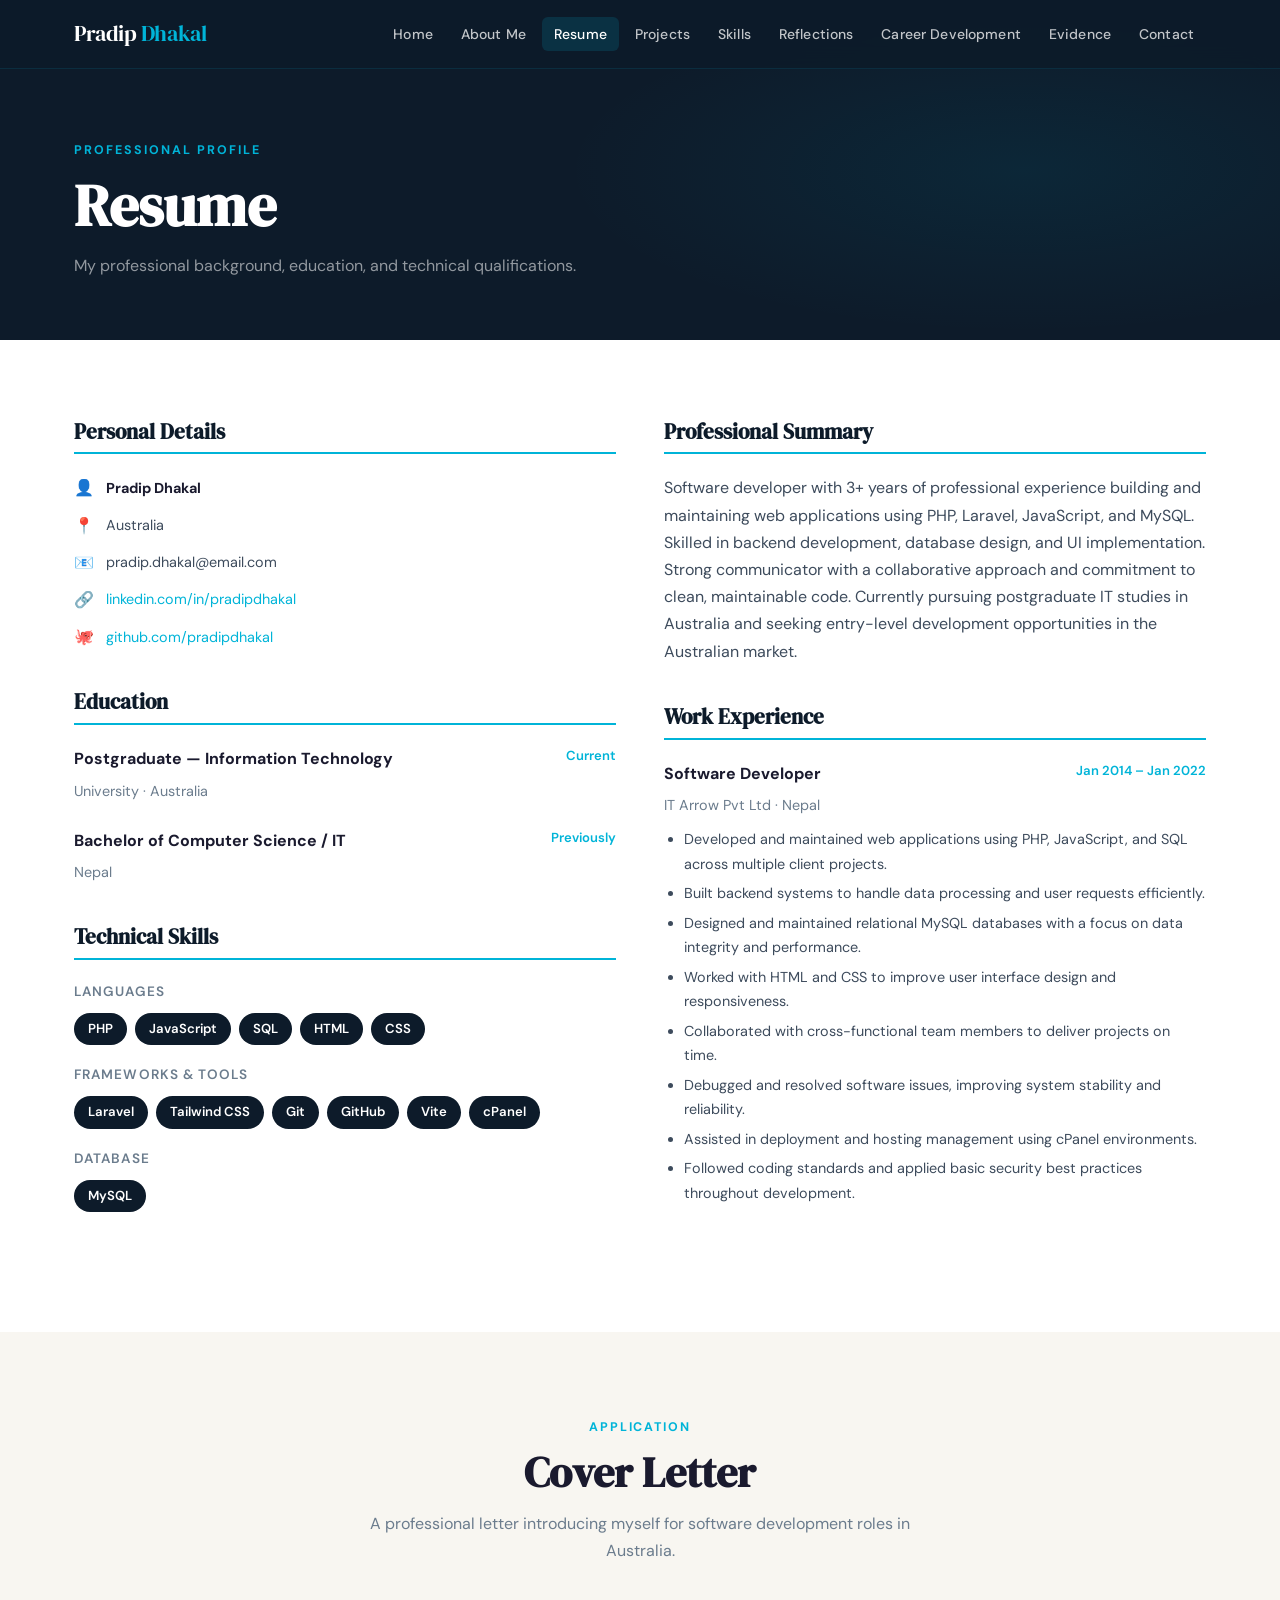
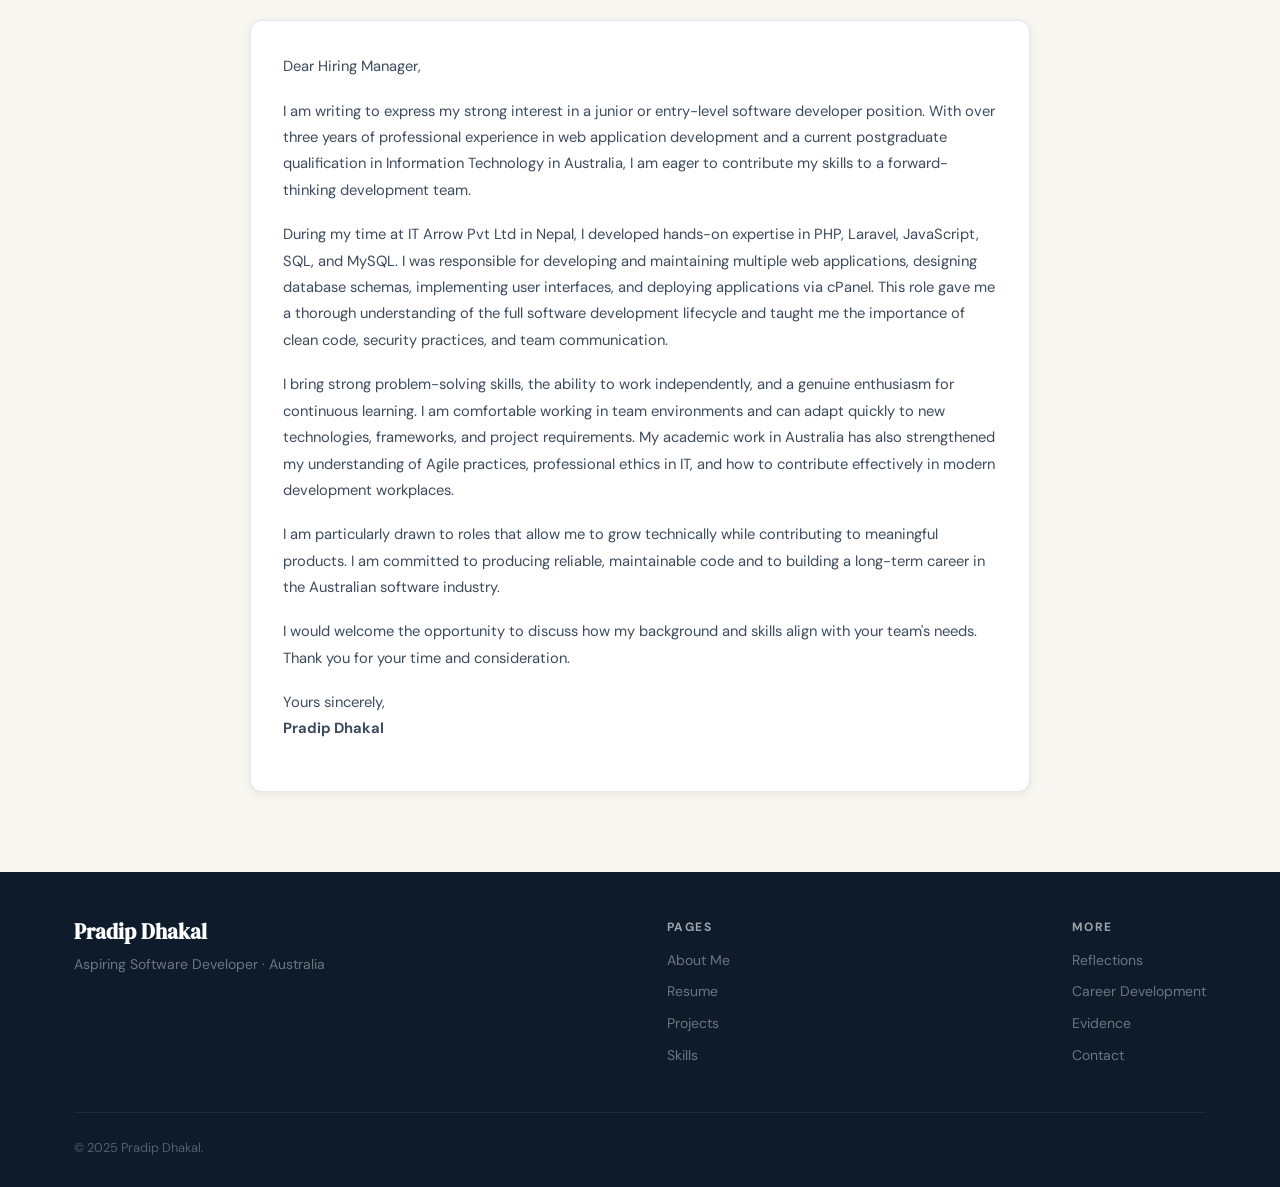
<file: resume.html>
<!DOCTYPE html>
<html lang="en">
<head>
  <meta charset="UTF-8" />
  <meta name="viewport" content="width=device-width, initial-scale=1.0" />
  <title>Resume — Pradip Dhakal</title>
  <link rel="stylesheet" href="style.css" />
</head>
<body>

<nav class="navbar">
  <div class="container">
    <a href="index.html" class="nav-brand">Pradip <span>Dhakal</span></a>
    <ul class="nav-links">
      <li><a href="index.html">Home</a></li>
      <li><a href="about.html">About Me</a></li>
      <li><a href="resume.html">Resume</a></li>
      <li><a href="projects.html">Projects</a></li>
      <li><a href="skills.html">Skills</a></li>
      <li><a href="reflections.html">Reflections</a></li>
      <li><a href="career.html">Career Development</a></li>
      <li><a href="evidence.html">Evidence</a></li>
      <li><a href="contact.html">Contact</a></li>
    </ul>
    <button class="nav-toggle" aria-label="Toggle menu">
      <span></span><span></span><span></span>
    </button>
  </div>
</nav>

<div class="page-hero">
  <div class="container">
    <div class="page-hero-content">
      <span class="section-label">Professional Profile</span>
      <h1>Resume</h1>
      <p>My professional background, education, and technical qualifications.</p>
    </div>
  </div>
</div>

<section class="section" style="background:var(--white);">
  <div class="container">
    <div class="grid-2" style="gap:48px;align-items:start;">

      <!-- LEFT COLUMN -->
      <div class="fade-in-up">

        <!-- PERSONAL DETAILS -->
        <div class="resume-section">
          <h2 class="resume-section-title">Personal Details</h2>
          <div style="display:flex;flex-direction:column;gap:10px;">
            <div style="display:flex;gap:12px;align-items:center;">
              <span style="font-size:1rem;">👤</span>
              <span style="font-size:0.9rem;color:var(--text-dark);"><strong>Pradip Dhakal</strong></span>
            </div>
            <div style="display:flex;gap:12px;align-items:center;">
              <span style="font-size:1rem;">📍</span>
              <span style="font-size:0.9rem;color:var(--text-mid);">Australia</span>
            </div>
            <div style="display:flex;gap:12px;align-items:center;">
              <span style="font-size:1rem;">📧</span>
              <span style="font-size:0.9rem;color:var(--text-mid);">pradip.dhakal@email.com</span>
            </div>
            <div style="display:flex;gap:12px;align-items:center;">
              <span style="font-size:1rem;">🔗</span>
              <span style="font-size:0.9rem;color:var(--teal);">linkedin.com/in/pradipdhakal</span>
            </div>
            <div style="display:flex;gap:12px;align-items:center;">
              <span style="font-size:1rem;">🐙</span>
              <span style="font-size:0.9rem;color:var(--teal);">github.com/pradipdhakal</span>
            </div>
          </div>
        </div>

        <!-- EDUCATION -->
        <div class="resume-section">
          <h2 class="resume-section-title">Education</h2>
          <div class="resume-item">
            <div class="resume-item-header">
              <span class="resume-item-title">Postgraduate — Information Technology</span>
              <span class="resume-item-date">Current</span>
            </div>
            <p class="resume-item-org">University · Australia</p>
          </div>
          <div class="resume-item">
            <div class="resume-item-header">
              <span class="resume-item-title">Bachelor of Computer Science / IT</span>
              <span class="resume-item-date">Previously</span>
            </div>
            <p class="resume-item-org">Nepal</p>
          </div>
        </div>

        <!-- TECHNICAL SKILLS -->
        <div class="resume-section">
          <h2 class="resume-section-title">Technical Skills</h2>
          <p style="font-size:0.85rem;font-weight:600;color:var(--text-light);letter-spacing:0.08em;text-transform:uppercase;margin-bottom:10px;">Languages</p>
          <div class="skill-pills" style="margin-bottom:18px;">
            <span class="skill-pill">PHP</span>
            <span class="skill-pill">JavaScript</span>
            <span class="skill-pill">SQL</span>
            <span class="skill-pill">HTML</span>
            <span class="skill-pill">CSS</span>
          </div>
          <p style="font-size:0.85rem;font-weight:600;color:var(--text-light);letter-spacing:0.08em;text-transform:uppercase;margin-bottom:10px;">Frameworks &amp; Tools</p>
          <div class="skill-pills" style="margin-bottom:18px;">
            <span class="skill-pill">Laravel</span>
            <span class="skill-pill">Tailwind CSS</span>
            <span class="skill-pill">Git</span>
            <span class="skill-pill">GitHub</span>
            <span class="skill-pill">Vite</span>
            <span class="skill-pill">cPanel</span>
          </div>
          <p style="font-size:0.85rem;font-weight:600;color:var(--text-light);letter-spacing:0.08em;text-transform:uppercase;margin-bottom:10px;">Database</p>
          <div class="skill-pills">
            <span class="skill-pill">MySQL</span>
          </div>
        </div>

      </div>

      <!-- RIGHT COLUMN -->
      <div class="fade-in-up">

        <!-- PROFESSIONAL SUMMARY -->
        <div class="resume-section">
          <h2 class="resume-section-title">Professional Summary</h2>
          <p>
            Software developer with 3+ years of professional experience building and maintaining web applications using PHP, Laravel, JavaScript, and MySQL. 
            Skilled in backend development, database design, and UI implementation. Strong communicator with a collaborative approach and commitment to clean, maintainable code. 
            Currently pursuing postgraduate IT studies in Australia and seeking entry-level development opportunities in the Australian market.
          </p>
        </div>

        <!-- WORK EXPERIENCE -->
        <div class="resume-section">
          <h2 class="resume-section-title">Work Experience</h2>
          <div class="resume-item">
            <div class="resume-item-header">
              <span class="resume-item-title">Software Developer</span>
              <span class="resume-item-date">Jan 2014 – Jan 2022</span>
            </div>
            <p class="resume-item-org">IT Arrow Pvt Ltd · Nepal</p>
            <ul>
              <li>Developed and maintained web applications using PHP, JavaScript, and SQL across multiple client projects.</li>
              <li>Built backend systems to handle data processing and user requests efficiently.</li>
              <li>Designed and maintained relational MySQL databases with a focus on data integrity and performance.</li>
              <li>Worked with HTML and CSS to improve user interface design and responsiveness.</li>
              <li>Collaborated with cross-functional team members to deliver projects on time.</li>
              <li>Debugged and resolved software issues, improving system stability and reliability.</li>
              <li>Assisted in deployment and hosting management using cPanel environments.</li>
              <li>Followed coding standards and applied basic security best practices throughout development.</li>
            </ul>
          </div>
        </div>

      </div>
    </div>
  </div>
</section>

<!-- COVER LETTER -->
<section class="section">
  <div class="container">
    <div class="section-header fade-in-up">
      <span class="section-label">Application</span>
      <h2>Cover Letter</h2>
      <p>A professional letter introducing myself for software development roles in Australia.</p>
    </div>
    <div class="card fade-in-up" style="max-width:780px;margin:0 auto;">
      <div class="cover-letter">
        <p>Dear Hiring Manager,</p>

        <p>
          I am writing to express my strong interest in a junior or entry-level software developer position. With over three years of professional experience in web application development and a current postgraduate qualification in Information Technology in Australia, I am eager to contribute my skills to a forward-thinking development team.
        </p>

        <p>
          During my time at IT Arrow Pvt Ltd in Nepal, I developed hands-on expertise in PHP, Laravel, JavaScript, SQL, and MySQL. I was responsible for developing and maintaining multiple web applications, designing database schemas, implementing user interfaces, and deploying applications via cPanel. This role gave me a thorough understanding of the full software development lifecycle and taught me the importance of clean code, security practices, and team communication.
        </p>

        <p>
          I bring strong problem-solving skills, the ability to work independently, and a genuine enthusiasm for continuous learning. I am comfortable working in team environments and can adapt quickly to new technologies, frameworks, and project requirements. My academic work in Australia has also strengthened my understanding of Agile practices, professional ethics in IT, and how to contribute effectively in modern development workplaces.
        </p>

        <p>
          I am particularly drawn to roles that allow me to grow technically while contributing to meaningful products. I am committed to producing reliable, maintainable code and to building a long-term career in the Australian software industry.
        </p>

        <p>
          I would welcome the opportunity to discuss how my background and skills align with your team's needs. Thank you for your time and consideration.
        </p>

        <p>
          Yours sincerely,<br />
          <strong>Pradip Dhakal</strong>
        </p>
      </div>
    </div>
  </div>
</section>

<footer>
  <div class="container">
    <div class="footer-content">
      <div class="footer-brand">
        <h3>Pradip Dhakal</h3>
        <p>Aspiring Software Developer · Australia</p>
      </div>
      <div class="footer-links-col">
        <h4>Pages</h4>
        <a href="about.html">About Me</a>
        <a href="resume.html">Resume</a>
        <a href="projects.html">Projects</a>
        <a href="skills.html">Skills</a>
      </div>
      <div class="footer-links-col">
        <h4>More</h4>
        <a href="reflections.html">Reflections</a>
        <a href="career.html">Career Development</a>
        <a href="evidence.html">Evidence</a>
        <a href="contact.html">Contact</a>
      </div>
    </div>
    <div class="footer-bottom">
      <p>&copy; 2025 Pradip Dhakal.</p>
    </div>
  </div>
</footer>

<script src="script.js"></script>
</body>
</html>
</file>
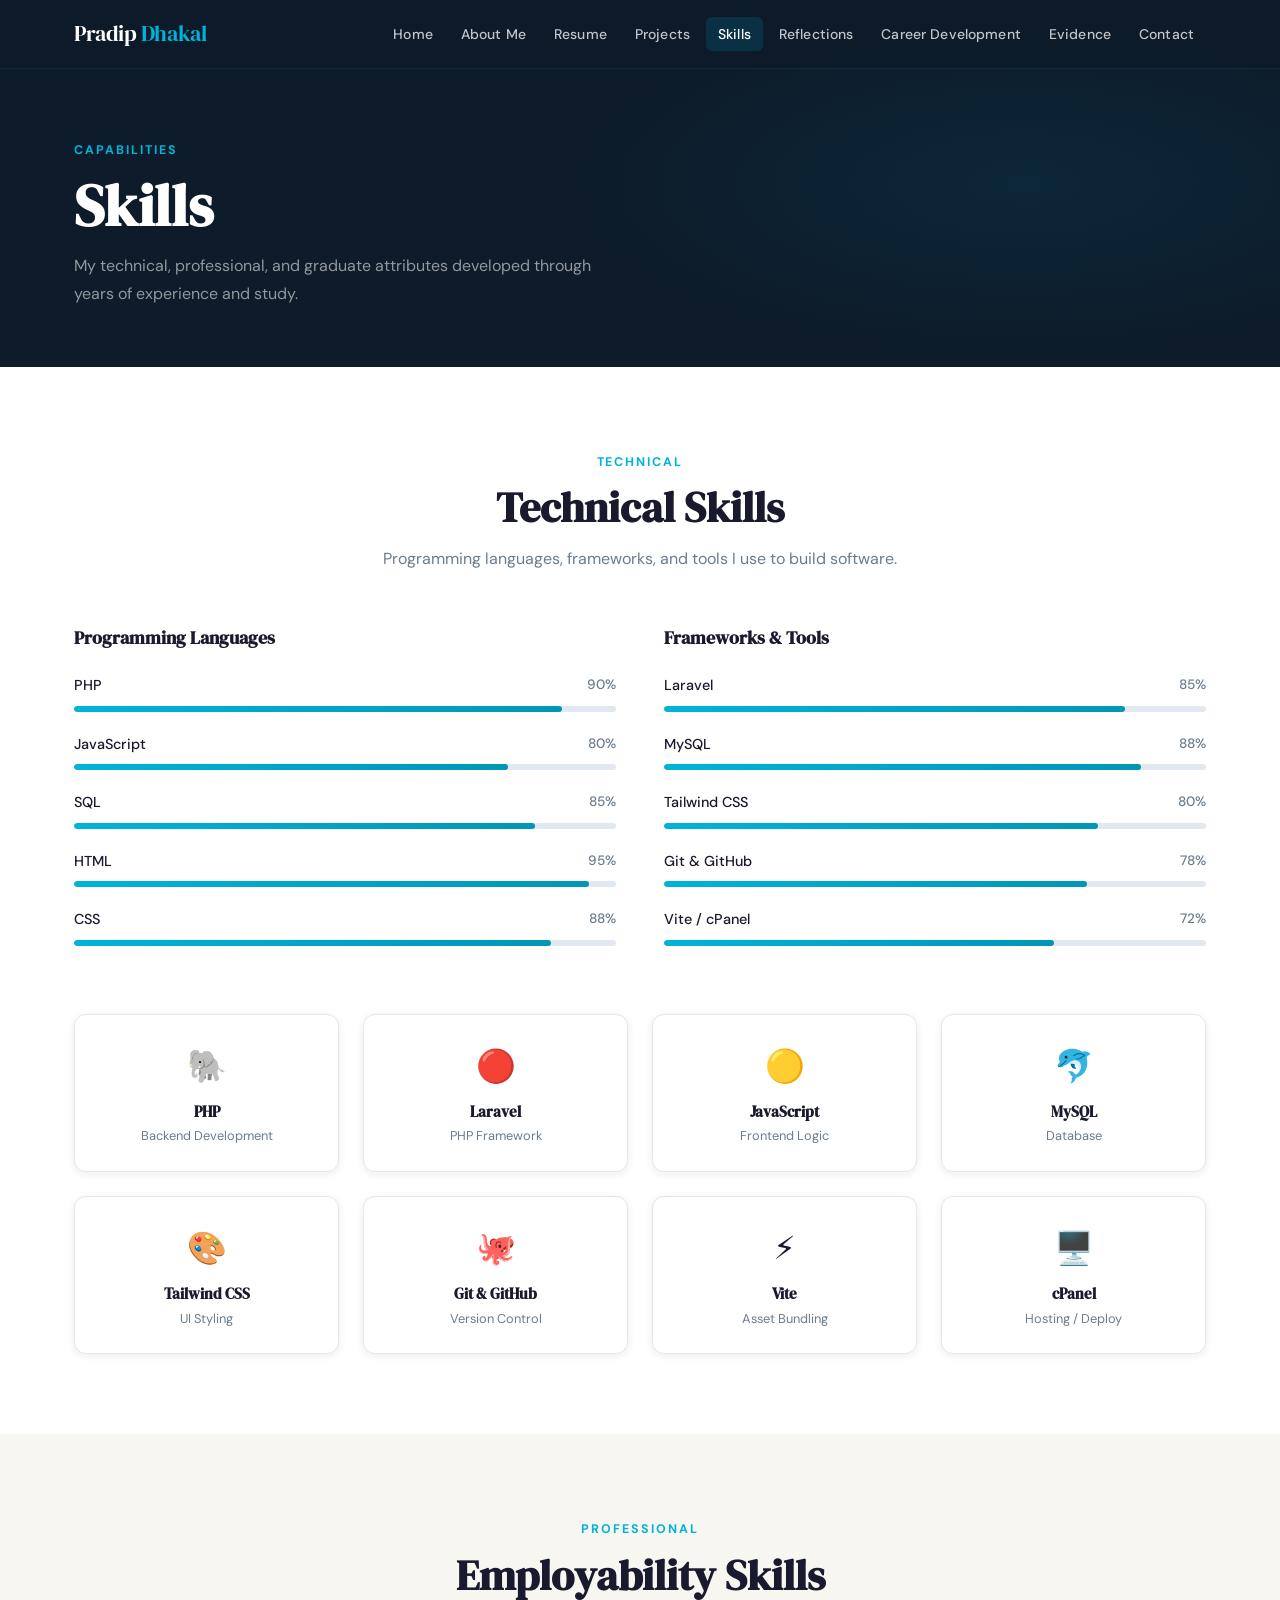
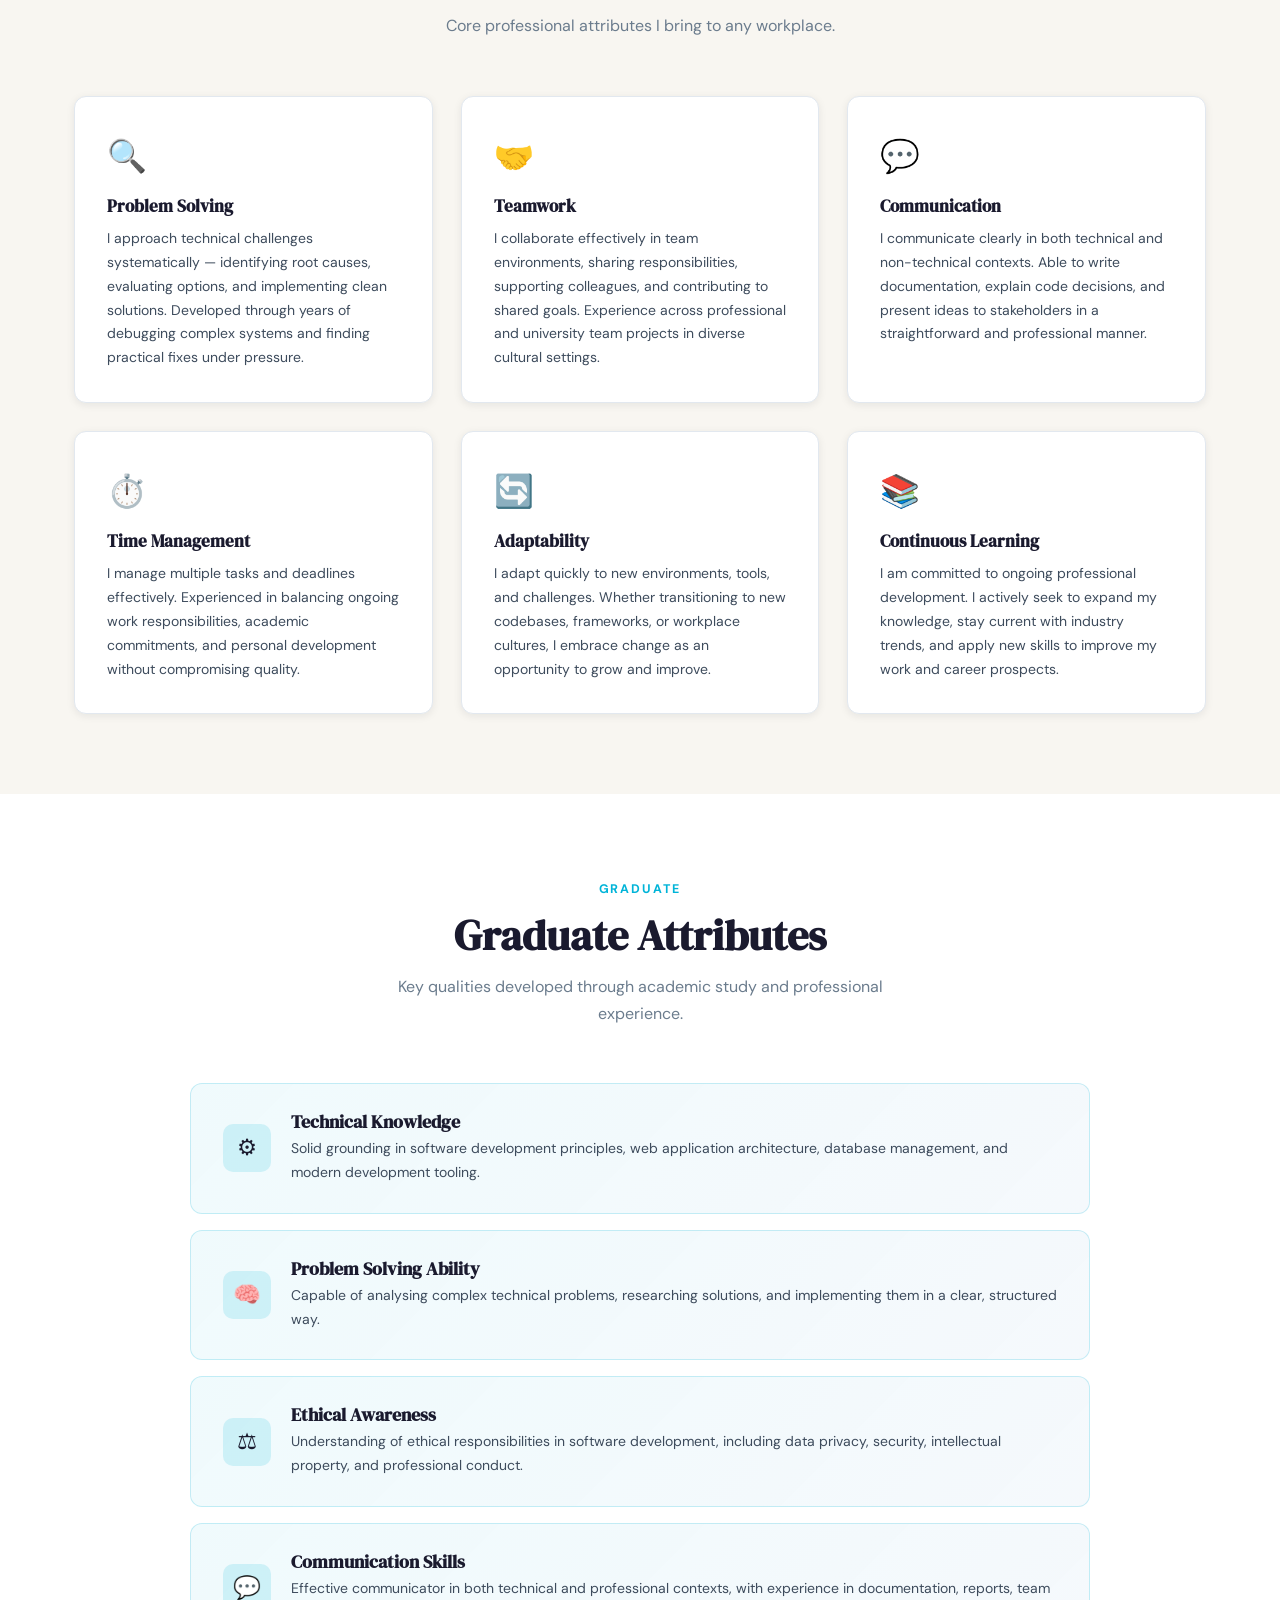
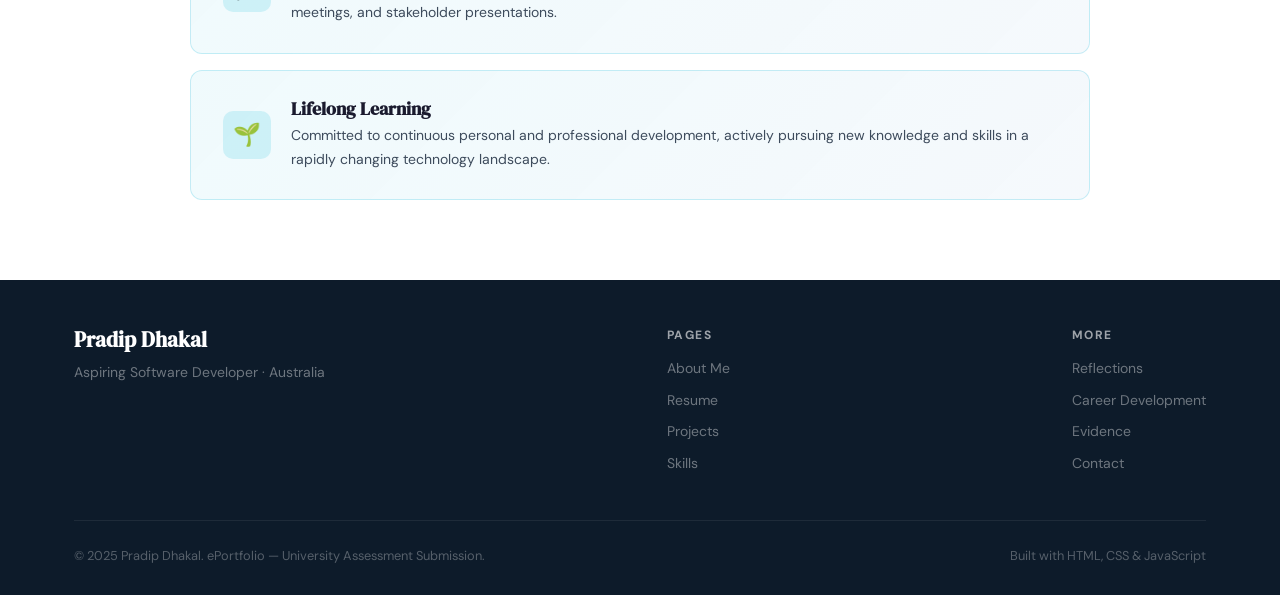
<file: skills.html>
<!DOCTYPE html>
<html lang="en">
<head>
  <meta charset="UTF-8" />
  <meta name="viewport" content="width=device-width, initial-scale=1.0" />
  <title>Skills — Pradip Dhakal</title>
  <link rel="stylesheet" href="style.css" />
</head>
<body>

<nav class="navbar">
  <div class="container">
    <a href="index.html" class="nav-brand">Pradip <span>Dhakal</span></a>
    <ul class="nav-links">
      <li><a href="index.html">Home</a></li>
      <li><a href="about.html">About Me</a></li>
      <li><a href="resume.html">Resume</a></li>
      <li><a href="projects.html">Projects</a></li>
      <li><a href="skills.html">Skills</a></li>
      <li><a href="reflections.html">Reflections</a></li>
      <li><a href="career.html">Career Development</a></li>
      <li><a href="evidence.html">Evidence</a></li>
      <li><a href="contact.html">Contact</a></li>
    </ul>
    <button class="nav-toggle" aria-label="Toggle menu">
      <span></span><span></span><span></span>
    </button>
  </div>
</nav>

<div class="page-hero">
  <div class="container">
    <div class="page-hero-content">
      <span class="section-label">Capabilities</span>
      <h1>Skills</h1>
      <p>My technical, professional, and graduate attributes developed through years of experience and study.</p>
    </div>
  </div>
</div>

<!-- TECHNICAL SKILLS -->
<section class="section" style="background:var(--white);">
  <div class="container">
    <div class="section-header fade-in-up">
      <span class="section-label">Technical</span>
      <h2>Technical Skills</h2>
      <p>Programming languages, frameworks, and tools I use to build software.</p>
    </div>

    <div class="grid-2" style="gap:48px;align-items:start;">
      <div class="fade-in-up">
        <h3 style="margin-bottom:24px;font-size:1.1rem;color:var(--text-dark);">Programming Languages</h3>

        <div class="skill-bar-wrap">
          <div class="skill-bar-header">
            <span>PHP</span><span class="pct">90%</span>
          </div>
          <div class="skill-track"><div class="skill-fill" data-pct="90"></div></div>
        </div>

        <div class="skill-bar-wrap">
          <div class="skill-bar-header">
            <span>JavaScript</span><span class="pct">80%</span>
          </div>
          <div class="skill-track"><div class="skill-fill" data-pct="80"></div></div>
        </div>

        <div class="skill-bar-wrap">
          <div class="skill-bar-header">
            <span>SQL</span><span class="pct">85%</span>
          </div>
          <div class="skill-track"><div class="skill-fill" data-pct="85"></div></div>
        </div>

        <div class="skill-bar-wrap">
          <div class="skill-bar-header">
            <span>HTML</span><span class="pct">95%</span>
          </div>
          <div class="skill-track"><div class="skill-fill" data-pct="95"></div></div>
        </div>

        <div class="skill-bar-wrap">
          <div class="skill-bar-header">
            <span>CSS</span><span class="pct">88%</span>
          </div>
          <div class="skill-track"><div class="skill-fill" data-pct="88"></div></div>
        </div>
      </div>

      <div class="fade-in-up">
        <h3 style="margin-bottom:24px;font-size:1.1rem;color:var(--text-dark);">Frameworks &amp; Tools</h3>

        <div class="skill-bar-wrap">
          <div class="skill-bar-header">
            <span>Laravel</span><span class="pct">85%</span>
          </div>
          <div class="skill-track"><div class="skill-fill" data-pct="85"></div></div>
        </div>

        <div class="skill-bar-wrap">
          <div class="skill-bar-header">
            <span>MySQL</span><span class="pct">88%</span>
          </div>
          <div class="skill-track"><div class="skill-fill" data-pct="88"></div></div>
        </div>

        <div class="skill-bar-wrap">
          <div class="skill-bar-header">
            <span>Tailwind CSS</span><span class="pct">80%</span>
          </div>
          <div class="skill-track"><div class="skill-fill" data-pct="80"></div></div>
        </div>

        <div class="skill-bar-wrap">
          <div class="skill-bar-header">
            <span>Git &amp; GitHub</span><span class="pct">78%</span>
          </div>
          <div class="skill-track"><div class="skill-fill" data-pct="78"></div></div>
        </div>

        <div class="skill-bar-wrap">
          <div class="skill-bar-header">
            <span>Vite / cPanel</span><span class="pct">72%</span>
          </div>
          <div class="skill-track"><div class="skill-fill" data-pct="72"></div></div>
        </div>
      </div>
    </div>

    <!-- Tech cards -->
    <div class="grid-4" style="margin-top:48px;">
      <div class="card fade-in-up" style="text-align:center;padding:24px 16px;">
        <div style="font-size:2rem;margin-bottom:10px;">🐘</div>
        <h4 style="font-size:0.95rem;margin-bottom:4px;">PHP</h4>
        <p style="font-size:0.8rem;margin:0;color:var(--text-light);">Backend Development</p>
      </div>
      <div class="card fade-in-up" style="text-align:center;padding:24px 16px;">
        <div style="font-size:2rem;margin-bottom:10px;">🔴</div>
        <h4 style="font-size:0.95rem;margin-bottom:4px;">Laravel</h4>
        <p style="font-size:0.8rem;margin:0;color:var(--text-light);">PHP Framework</p>
      </div>
      <div class="card fade-in-up" style="text-align:center;padding:24px 16px;">
        <div style="font-size:2rem;margin-bottom:10px;">🟡</div>
        <h4 style="font-size:0.95rem;margin-bottom:4px;">JavaScript</h4>
        <p style="font-size:0.8rem;margin:0;color:var(--text-light);">Frontend Logic</p>
      </div>
      <div class="card fade-in-up" style="text-align:center;padding:24px 16px;">
        <div style="font-size:2rem;margin-bottom:10px;">🐬</div>
        <h4 style="font-size:0.95rem;margin-bottom:4px;">MySQL</h4>
        <p style="font-size:0.8rem;margin:0;color:var(--text-light);">Database</p>
      </div>
      <div class="card fade-in-up" style="text-align:center;padding:24px 16px;">
        <div style="font-size:2rem;margin-bottom:10px;">🎨</div>
        <h4 style="font-size:0.95rem;margin-bottom:4px;">Tailwind CSS</h4>
        <p style="font-size:0.8rem;margin:0;color:var(--text-light);">UI Styling</p>
      </div>
      <div class="card fade-in-up" style="text-align:center;padding:24px 16px;">
        <div style="font-size:2rem;margin-bottom:10px;">🐙</div>
        <h4 style="font-size:0.95rem;margin-bottom:4px;">Git &amp; GitHub</h4>
        <p style="font-size:0.8rem;margin:0;color:var(--text-light);">Version Control</p>
      </div>
      <div class="card fade-in-up" style="text-align:center;padding:24px 16px;">
        <div style="font-size:2rem;margin-bottom:10px;">⚡</div>
        <h4 style="font-size:0.95rem;margin-bottom:4px;">Vite</h4>
        <p style="font-size:0.8rem;margin:0;color:var(--text-light);">Asset Bundling</p>
      </div>
      <div class="card fade-in-up" style="text-align:center;padding:24px 16px;">
        <div style="font-size:2rem;margin-bottom:10px;">🖥️</div>
        <h4 style="font-size:0.95rem;margin-bottom:4px;">cPanel</h4>
        <p style="font-size:0.8rem;margin:0;color:var(--text-light);">Hosting / Deploy</p>
      </div>
    </div>
  </div>
</section>

<!-- EMPLOYABILITY SKILLS -->
<section class="section">
  <div class="container">
    <div class="section-header fade-in-up">
      <span class="section-label">Professional</span>
      <h2>Employability Skills</h2>
      <p>Core professional attributes I bring to any workplace.</p>
    </div>
    <div class="grid-3">
      <div class="card fade-in-up">
        <div style="font-size:2rem;margin-bottom:14px;">🔍</div>
        <h3 style="font-size:1.05rem;margin-bottom:10px;">Problem Solving</h3>
        <p style="font-size:0.875rem;">I approach technical challenges systematically — identifying root causes, evaluating options, and implementing clean solutions. Developed through years of debugging complex systems and finding practical fixes under pressure.</p>
      </div>
      <div class="card fade-in-up">
        <div style="font-size:2rem;margin-bottom:14px;">🤝</div>
        <h3 style="font-size:1.05rem;margin-bottom:10px;">Teamwork</h3>
        <p style="font-size:0.875rem;">I collaborate effectively in team environments, sharing responsibilities, supporting colleagues, and contributing to shared goals. Experience across professional and university team projects in diverse cultural settings.</p>
      </div>
      <div class="card fade-in-up">
        <div style="font-size:2rem;margin-bottom:14px;">💬</div>
        <h3 style="font-size:1.05rem;margin-bottom:10px;">Communication</h3>
        <p style="font-size:0.875rem;">I communicate clearly in both technical and non-technical contexts. Able to write documentation, explain code decisions, and present ideas to stakeholders in a straightforward and professional manner.</p>
      </div>
      <div class="card fade-in-up">
        <div style="font-size:2rem;margin-bottom:14px;">⏱️</div>
        <h3 style="font-size:1.05rem;margin-bottom:10px;">Time Management</h3>
        <p style="font-size:0.875rem;">I manage multiple tasks and deadlines effectively. Experienced in balancing ongoing work responsibilities, academic commitments, and personal development without compromising quality.</p>
      </div>
      <div class="card fade-in-up">
        <div style="font-size:2rem;margin-bottom:14px;">🔄</div>
        <h3 style="font-size:1.05rem;margin-bottom:10px;">Adaptability</h3>
        <p style="font-size:0.875rem;">I adapt quickly to new environments, tools, and challenges. Whether transitioning to new codebases, frameworks, or workplace cultures, I embrace change as an opportunity to grow and improve.</p>
      </div>
      <div class="card fade-in-up">
        <div style="font-size:2rem;margin-bottom:14px;">📚</div>
        <h3 style="font-size:1.05rem;margin-bottom:10px;">Continuous Learning</h3>
        <p style="font-size:0.875rem;">I am committed to ongoing professional development. I actively seek to expand my knowledge, stay current with industry trends, and apply new skills to improve my work and career prospects.</p>
      </div>
    </div>
  </div>
</section>

<!-- GRADUATE ATTRIBUTES -->
<section class="section" style="background:var(--white);">
  <div class="container">
    <div class="section-header fade-in-up">
      <span class="section-label">Graduate</span>
      <h2>Graduate Attributes</h2>
      <p>Key qualities developed through academic study and professional experience.</p>
    </div>
    <div style="max-width:900px;margin:0 auto;">
      <div style="display:flex;flex-direction:column;gap:16px;">
        <div class="highlight-box fade-in-up" style="display:flex;align-items:center;gap:20px;">
          <div style="width:48px;height:48px;border-radius:10px;background:rgba(0,180,216,0.15);display:flex;align-items:center;justify-content:center;font-size:1.4rem;flex-shrink:0;">⚙️</div>
          <div>
            <h4 style="margin-bottom:4px;">Technical Knowledge</h4>
            <p style="font-size:0.875rem;margin:0;">Solid grounding in software development principles, web application architecture, database management, and modern development tooling.</p>
          </div>
        </div>
        <div class="highlight-box fade-in-up" style="display:flex;align-items:center;gap:20px;">
          <div style="width:48px;height:48px;border-radius:10px;background:rgba(0,180,216,0.15);display:flex;align-items:center;justify-content:center;font-size:1.4rem;flex-shrink:0;">🧠</div>
          <div>
            <h4 style="margin-bottom:4px;">Problem Solving Ability</h4>
            <p style="font-size:0.875rem;margin:0;">Capable of analysing complex technical problems, researching solutions, and implementing them in a clear, structured way.</p>
          </div>
        </div>
        <div class="highlight-box fade-in-up" style="display:flex;align-items:center;gap:20px;">
          <div style="width:48px;height:48px;border-radius:10px;background:rgba(0,180,216,0.15);display:flex;align-items:center;justify-content:center;font-size:1.4rem;flex-shrink:0;">⚖️</div>
          <div>
            <h4 style="margin-bottom:4px;">Ethical Awareness</h4>
            <p style="font-size:0.875rem;margin:0;">Understanding of ethical responsibilities in software development, including data privacy, security, intellectual property, and professional conduct.</p>
          </div>
        </div>
        <div class="highlight-box fade-in-up" style="display:flex;align-items:center;gap:20px;">
          <div style="width:48px;height:48px;border-radius:10px;background:rgba(0,180,216,0.15);display:flex;align-items:center;justify-content:center;font-size:1.4rem;flex-shrink:0;">💬</div>
          <div>
            <h4 style="margin-bottom:4px;">Communication Skills</h4>
            <p style="font-size:0.875rem;margin:0;">Effective communicator in both technical and professional contexts, with experience in documentation, reports, team meetings, and stakeholder presentations.</p>
          </div>
        </div>
        <div class="highlight-box fade-in-up" style="display:flex;align-items:center;gap:20px;">
          <div style="width:48px;height:48px;border-radius:10px;background:rgba(0,180,216,0.15);display:flex;align-items:center;justify-content:center;font-size:1.4rem;flex-shrink:0;">🌱</div>
          <div>
            <h4 style="margin-bottom:4px;">Lifelong Learning</h4>
            <p style="font-size:0.875rem;margin:0;">Committed to continuous personal and professional development, actively pursuing new knowledge and skills in a rapidly changing technology landscape.</p>
          </div>
        </div>
      </div>
    </div>
  </div>
</section>

<footer>
  <div class="container">
    <div class="footer-content">
      <div class="footer-brand">
        <h3>Pradip Dhakal</h3>
        <p>Aspiring Software Developer · Australia</p>
      </div>
      <div class="footer-links-col">
        <h4>Pages</h4>
        <a href="about.html">About Me</a>
        <a href="resume.html">Resume</a>
        <a href="projects.html">Projects</a>
        <a href="skills.html">Skills</a>
      </div>
      <div class="footer-links-col">
        <h4>More</h4>
        <a href="reflections.html">Reflections</a>
        <a href="career.html">Career Development</a>
        <a href="evidence.html">Evidence</a>
        <a href="contact.html">Contact</a>
      </div>
    </div>
    <div class="footer-bottom">
      <p>&copy; 2025 Pradip Dhakal. ePortfolio — University Assessment Submission.</p>
      <p>Built with HTML, CSS &amp; JavaScript</p>
    </div>
  </div>
</footer>

<script src="script.js"></script>
</body>
</html>
</file>
<file: style.css>
/* ============================================
   PRADIP DHAKAL - ePortfolio Stylesheet
   Clean, Modern, Professional
   ============================================ */

@import url('https://fonts.googleapis.com/css2?family=DM+Serif+Display:ital@0;1&family=DM+Sans:wght@300;400;500;600;700&display=swap');

/* === CSS VARIABLES === */
:root {
  --navy: #0d1b2a;
  --navy-mid: #1b2d3e;
  --navy-light: #243447;
  --teal: #00b4d8;
  --teal-dark: #0096b7;
  --teal-pale: #caf0f8;
  --cream: #f8f6f1;
  --white: #ffffff;
  --text-dark: #1a1a2e;
  --text-mid: #3d4b5c;
  --text-light: #6b7c8d;
  --border: #e2e8ef;
  --shadow-sm: 0 2px 8px rgba(13,27,42,0.08);
  --shadow-md: 0 6px 24px rgba(13,27,42,0.12);
  --shadow-lg: 0 16px 48px rgba(13,27,42,0.16);
  --radius: 12px;
  --radius-sm: 6px;
  --transition: all 0.3s cubic-bezier(0.4, 0, 0.2, 1);
  --font-display: 'DM Serif Display', Georgia, serif;
  --font-body: 'DM Sans', system-ui, sans-serif;
}

/* === RESET & BASE === */
*, *::before, *::after { box-sizing: border-box; margin: 0; padding: 0; }

html { scroll-behavior: smooth; font-size: 16px; }

body {
  font-family: var(--font-body);
  background: var(--cream);
  color: var(--text-dark);
  line-height: 1.7;
  overflow-x: hidden;
}

img { max-width: 100%; display: block; }
a { text-decoration: none; color: inherit; }
ul { list-style: none; }

/* === TYPOGRAPHY === */
h1, h2, h3, h4 { font-family: var(--font-display); line-height: 1.2; }
h1 { font-size: clamp(2.4rem, 5vw, 3.6rem); }
h2 { font-size: clamp(1.8rem, 3.5vw, 2.6rem); }
h3 { font-size: clamp(1.2rem, 2vw, 1.5rem); }
h4 { font-size: 1.1rem; }
p { color: var(--text-mid); margin-bottom: 1rem; }
p:last-child { margin-bottom: 0; }

/* === LAYOUT === */
.container {
  max-width: 1180px;
  margin: 0 auto;
  padding: 0 24px;
}

.section {
  padding: 80px 0;
}

.section-header {
  text-align: center;
  margin-bottom: 56px;
}

.section-header h2 { margin-bottom: 12px; }
.section-header p { max-width: 560px; margin: 0 auto; color: var(--text-light); }

.section-label {
  display: inline-block;
  font-family: var(--font-body);
  font-size: 0.78rem;
  font-weight: 700;
  letter-spacing: 0.16em;
  text-transform: uppercase;
  color: var(--teal);
  margin-bottom: 10px;
}

/* === NAVBAR === */
.navbar {
  position: fixed;
  top: 0;
  left: 0;
  right: 0;
  z-index: 1000;
  background: rgba(13, 27, 42, 0.97);
  backdrop-filter: blur(12px);
  border-bottom: 1px solid rgba(0,180,216,0.12);
  transition: var(--transition);
}

.navbar .container {
  display: flex;
  align-items: center;
  justify-content: space-between;
  height: 68px;
}

.nav-brand {
  font-family: var(--font-display);
  font-size: 1.4rem;
  color: var(--white);
  letter-spacing: -0.02em;
}

.nav-brand span { color: var(--teal); }

.nav-links {
  display: flex;
  align-items: center;
  gap: 4px;
}

.nav-links a {
  font-size: 0.875rem;
  font-weight: 500;
  color: rgba(255,255,255,0.75);
  padding: 8px 12px;
  border-radius: var(--radius-sm);
  transition: var(--transition);
  letter-spacing: 0.01em;
}

.nav-links a:hover,
.nav-links a.active {
  color: var(--white);
  background: rgba(0,180,216,0.15);
}

.nav-toggle {
  display: none;
  flex-direction: column;
  gap: 5px;
  cursor: pointer;
  padding: 4px;
  background: none;
  border: none;
}

.nav-toggle span {
  display: block;
  width: 24px;
  height: 2px;
  background: var(--white);
  border-radius: 2px;
  transition: var(--transition);
}

.nav-toggle.open span:nth-child(1) { transform: translateY(7px) rotate(45deg); }
.nav-toggle.open span:nth-child(2) { opacity: 0; }
.nav-toggle.open span:nth-child(3) { transform: translateY(-7px) rotate(-45deg); }

/* === BUTTONS === */
.btn {
  display: inline-flex;
  align-items: center;
  gap: 8px;
  padding: 12px 28px;
  border-radius: 8px;
  font-family: var(--font-body);
  font-size: 0.9rem;
  font-weight: 600;
  cursor: pointer;
  transition: var(--transition);
  border: 2px solid transparent;
}

.btn-primary {
  background: var(--teal);
  color: var(--white);
  border-color: var(--teal);
}

.btn-primary:hover {
  background: var(--teal-dark);
  border-color: var(--teal-dark);
  transform: translateY(-2px);
  box-shadow: 0 8px 20px rgba(0,180,216,0.35);
}

.btn-outline {
  background: transparent;
  color: var(--white);
  border-color: rgba(255,255,255,0.5);
}

.btn-outline:hover {
  background: rgba(255,255,255,0.1);
  border-color: var(--white);
  transform: translateY(-2px);
}

.btn-outline-dark {
  background: transparent;
  color: var(--teal);
  border-color: var(--teal);
}

.btn-outline-dark:hover {
  background: var(--teal);
  color: var(--white);
  transform: translateY(-2px);
}

/* === CARDS === */
.card {
  background: var(--white);
  border-radius: var(--radius);
  padding: 32px;
  box-shadow: var(--shadow-sm);
  border: 1px solid var(--border);
  transition: var(--transition);
}

.card:hover {
  box-shadow: var(--shadow-md);
  transform: translateY(-3px);
}

/* === HERO === */
.hero {
  min-height: 100vh;
  background: var(--navy);
  position: relative;
  display: flex;
  align-items: center;
  overflow: hidden;
}

.hero::before {
  content: '';
  position: absolute;
  inset: 0;
  background:
    radial-gradient(ellipse 60% 50% at 70% 50%, rgba(0,180,216,0.12) 0%, transparent 60%),
    radial-gradient(ellipse 40% 60% at 10% 80%, rgba(0,96,183,0.08) 0%, transparent 50%);
}

.hero-grid {
  position: absolute;
  inset: 0;
  background-image:
    linear-gradient(rgba(0,180,216,0.04) 1px, transparent 1px),
    linear-gradient(90deg, rgba(0,180,216,0.04) 1px, transparent 1px);
  background-size: 60px 60px;
}

.hero-content {
  position: relative;
  z-index: 1;
}

.hero-eyebrow {
  display: flex;
  align-items: center;
  gap: 12px;
  margin-bottom: 20px;
  opacity: 0;
  animation: fadeUp 0.8s 0.2s forwards;
}

.hero-eyebrow span {
  font-size: 0.8rem;
  font-weight: 600;
  letter-spacing: 0.14em;
  text-transform: uppercase;
  color: var(--teal);
}

.eyebrow-line {
  width: 40px;
  height: 2px;
  background: var(--teal);
}

.hero h1 {
  color: var(--white);
  margin-bottom: 12px;
  opacity: 0;
  animation: fadeUp 0.8s 0.35s forwards;
}

.hero h1 em {
  font-style: italic;
  color: var(--teal);
}

.hero-subtitle {
  font-size: 1.2rem;
  color: rgba(255,255,255,0.65);
  margin-bottom: 24px;
  font-weight: 400;
  opacity: 0;
  animation: fadeUp 0.8s 0.5s forwards;
}

.hero-desc {
  color: rgba(255,255,255,0.5);
  font-size: 1rem;
  max-width: 540px;
  margin-bottom: 40px;
  opacity: 0;
  animation: fadeUp 0.8s 0.65s forwards;
}

.hero-cta {
  display: flex;
  gap: 16px;
  flex-wrap: wrap;
  opacity: 0;
  animation: fadeUp 0.8s 0.8s forwards;
}

.hero-chips {
  display: flex;
  flex-wrap: wrap;
  gap: 10px;
  margin-top: 56px;
  opacity: 0;
  animation: fadeUp 0.8s 1s forwards;
}

.chip {
  padding: 6px 14px;
  border-radius: 100px;
  font-size: 0.8rem;
  font-weight: 500;
  background: rgba(255,255,255,0.06);
  border: 1px solid rgba(255,255,255,0.12);
  color: rgba(255,255,255,0.65);
}

.hero-visual {
  display: flex;
  justify-content: center;
  align-items: center;
  opacity: 0;
  animation: fadeIn 1s 0.5s forwards;
}

.avatar-ring {
  width: 280px;
  height: 280px;
  border-radius: 50%;
  border: 2px solid rgba(0,180,216,0.3);
  display: flex;
  align-items: center;
  justify-content: center;
  position: relative;
}

.avatar-ring::before {
  content: '';
  position: absolute;
  inset: -12px;
  border-radius: 50%;
  border: 1px solid rgba(0,180,216,0.1);
}

.avatar-inner {
  width: 240px;
  height: 240px;
  border-radius: 50%;
  background: linear-gradient(135deg, var(--navy-mid), var(--navy-light));
  border: 2px solid rgba(0,180,216,0.2);
  display: flex;
  align-items: center;
  justify-content: center;
  font-family: var(--font-display);
  font-size: 5rem;
  color: var(--teal);
}

.scroll-indicator {
  position: absolute;
  bottom: 36px;
  left: 50%;
  transform: translateX(-50%);
  display: flex;
  flex-direction: column;
  align-items: center;
  gap: 8px;
  color: rgba(255,255,255,0.3);
  font-size: 0.75rem;
  letter-spacing: 0.1em;
  text-transform: uppercase;
  animation: bounce 2s infinite;
}

.scroll-indicator::before {
  content: '';
  width: 1px;
  height: 40px;
  background: linear-gradient(to bottom, transparent, rgba(0,180,216,0.5));
}

/* === PAGE HERO (inner pages) === */
.page-hero {
  background: var(--navy);
  padding: 140px 0 60px;
  position: relative;
  overflow: hidden;
}

.page-hero::before {
  content: '';
  position: absolute;
  inset: 0;
  background: radial-gradient(ellipse 60% 80% at 80% 50%, rgba(0,180,216,0.08) 0%, transparent 60%);
}

.page-hero-content { position: relative; }
.page-hero .section-label { display: block; margin-bottom: 10px; }
.page-hero h1 { color: var(--white); margin-bottom: 12px; }
.page-hero p { color: rgba(255,255,255,0.55); max-width: 560px; margin: 0; }

/* === GRID LAYOUTS === */
.grid-2 { display: grid; grid-template-columns: repeat(2, 1fr); gap: 28px; }
.grid-3 { display: grid; grid-template-columns: repeat(3, 1fr); gap: 28px; }
.grid-4 { display: grid; grid-template-columns: repeat(4, 1fr); gap: 24px; }

/* === SKILL BARS === */
.skill-bar-wrap { margin-bottom: 20px; }
.skill-bar-header { display: flex; justify-content: space-between; margin-bottom: 8px; }
.skill-bar-header span { font-size: 0.9rem; font-weight: 500; color: var(--text-dark); }
.skill-bar-header .pct { color: var(--text-light); font-size: 0.85rem; }
.skill-track { height: 6px; background: var(--border); border-radius: 100px; overflow: hidden; }
.skill-fill {
  height: 100%;
  background: linear-gradient(90deg, var(--teal), var(--teal-dark));
  border-radius: 100px;
  width: 0;
  transition: width 1.2s cubic-bezier(0.4, 0, 0.2, 1);
}

/* === TIMELINE === */
.timeline { position: relative; padding-left: 28px; }
.timeline::before {
  content: '';
  position: absolute;
  left: 0;
  top: 8px;
  bottom: 8px;
  width: 2px;
  background: var(--border);
}

.timeline-item {
  position: relative;
  margin-bottom: 36px;
  opacity: 0;
  transform: translateX(-16px);
  transition: all 0.5s ease;
}

.timeline-item.visible {
  opacity: 1;
  transform: translateX(0);
}

.timeline-dot {
  position: absolute;
  left: -34px;
  top: 6px;
  width: 12px;
  height: 12px;
  border-radius: 50%;
  background: var(--teal);
  border: 3px solid var(--cream);
  box-shadow: 0 0 0 2px var(--teal);
}

.timeline-date {
  font-size: 0.78rem;
  font-weight: 700;
  letter-spacing: 0.08em;
  text-transform: uppercase;
  color: var(--teal);
  margin-bottom: 6px;
}

.timeline-title { font-weight: 700; color: var(--text-dark); margin-bottom: 4px; font-size: 1rem; }
.timeline-org { font-size: 0.9rem; color: var(--text-light); margin-bottom: 10px; }
.timeline-body { font-size: 0.9rem; color: var(--text-mid); }

/* === TAG CHIPS === */
.tags { display: flex; flex-wrap: wrap; gap: 8px; margin-top: 14px; }
.tag {
  padding: 4px 12px;
  border-radius: 100px;
  font-size: 0.78rem;
  font-weight: 600;
  background: var(--teal-pale);
  color: var(--teal-dark);
}

/* === FORMS === */
.form-group { margin-bottom: 20px; }
.form-group label {
  display: block;
  font-size: 0.875rem;
  font-weight: 600;
  color: var(--text-dark);
  margin-bottom: 8px;
}

.form-group input,
.form-group textarea,
.form-group select {
  width: 100%;
  padding: 12px 16px;
  border: 1.5px solid var(--border);
  border-radius: 8px;
  font-family: var(--font-body);
  font-size: 0.9rem;
  color: var(--text-dark);
  background: var(--white);
  transition: var(--transition);
  outline: none;
}

.form-group input:focus,
.form-group textarea:focus {
  border-color: var(--teal);
  box-shadow: 0 0 0 3px rgba(0,180,216,0.12);
}

.form-group textarea { resize: vertical; min-height: 120px; }

.field-error {
  font-size: 0.8rem;
  color: #e53e3e;
  margin-top: 5px;
  display: none;
}

.form-group.error .field-error { display: block; }
.form-group.error input,
.form-group.error textarea { border-color: #e53e3e; }

/* === GOAL CARDS === */
.goal-card {
  background: var(--white);
  border-radius: var(--radius);
  padding: 32px;
  box-shadow: var(--shadow-sm);
  border: 1px solid var(--border);
  border-top: 4px solid var(--teal);
  transition: var(--transition);
}

.goal-card:hover { box-shadow: var(--shadow-md); transform: translateY(-3px); }
.goal-icon { font-size: 2rem; margin-bottom: 16px; }
.goal-label {
  font-size: 0.78rem;
  font-weight: 700;
  letter-spacing: 0.12em;
  text-transform: uppercase;
  color: var(--teal);
  margin-bottom: 8px;
}
.goal-card h3 { margin-bottom: 12px; }

/* === EVIDENCE CARDS === */
.evidence-card {
  background: var(--white);
  border-radius: var(--radius);
  padding: 28px;
  box-shadow: var(--shadow-sm);
  border: 1px solid var(--border);
  display: flex;
  flex-direction: column;
  gap: 14px;
  transition: var(--transition);
}

.evidence-card:hover { box-shadow: var(--shadow-md); transform: translateY(-3px); }

.evidence-icon {
  width: 52px;
  height: 52px;
  border-radius: 10px;
  background: linear-gradient(135deg, rgba(0,180,216,0.12), rgba(0,180,216,0.06));
  display: flex;
  align-items: center;
  justify-content: center;
  font-size: 1.5rem;
}

.evidence-card h3 { font-size: 1.05rem; margin-bottom: 4px; }
.evidence-card p { font-size: 0.875rem; color: var(--text-light); margin: 0; }

.upload-placeholder {
  border: 2px dashed var(--border);
  border-radius: 8px;
  padding: 20px;
  text-align: center;
  color: var(--text-light);
  font-size: 0.85rem;
  cursor: pointer;
  transition: var(--transition);
}

.upload-placeholder:hover {
  border-color: var(--teal);
  color: var(--teal);
  background: rgba(0,180,216,0.03);
}

/* === REFLECTION SECTIONS === */
.reflection-section {
  background: var(--white);
  border-radius: var(--radius);
  padding: 36px;
  border: 1px solid var(--border);
  margin-bottom: 24px;
  opacity: 0;
  transform: translateY(16px);
  transition: all 0.5s ease;
}

.reflection-section.visible {
  opacity: 1;
  transform: translateY(0);
}

.reflection-section h3 {
  font-size: 1.2rem;
  color: var(--text-dark);
  margin-bottom: 14px;
  display: flex;
  align-items: center;
  gap: 10px;
}

.reflection-section h3::before {
  content: '';
  display: inline-block;
  width: 4px;
  height: 20px;
  background: var(--teal);
  border-radius: 2px;
  flex-shrink: 0;
}

/* === STATS === */
.stats-row {
  display: flex;
  gap: 40px;
  flex-wrap: wrap;
  margin-top: 40px;
}

.stat { flex: 1; min-width: 120px; }
.stat-number {
  font-family: var(--font-display);
  font-size: 2.5rem;
  color: var(--teal);
  line-height: 1;
  margin-bottom: 6px;
}
.stat-label { font-size: 0.82rem; color: var(--text-light); font-weight: 500; }

/* === FOOTER === */
footer {
  background: var(--navy);
  padding: 48px 0 28px;
}

.footer-content {
  display: flex;
  justify-content: space-between;
  align-items: flex-start;
  gap: 40px;
  flex-wrap: wrap;
  margin-bottom: 36px;
}

.footer-brand h3 {
  font-family: var(--font-display);
  color: var(--white);
  font-size: 1.3rem;
  margin-bottom: 8px;
}

.footer-brand p { color: rgba(255,255,255,0.4); font-size: 0.875rem; margin: 0; }

.footer-links-col h4 {
  color: rgba(255,255,255,0.6);
  font-size: 0.75rem;
  letter-spacing: 0.12em;
  text-transform: uppercase;
  margin-bottom: 14px;
  font-family: var(--font-body);
  font-weight: 700;
}

.footer-links-col a {
  display: block;
  color: rgba(255,255,255,0.4);
  font-size: 0.875rem;
  margin-bottom: 8px;
  transition: color 0.2s;
}

.footer-links-col a:hover { color: var(--teal); }

.footer-bottom {
  border-top: 1px solid rgba(255,255,255,0.07);
  padding-top: 24px;
  display: flex;
  justify-content: space-between;
  align-items: center;
  flex-wrap: wrap;
  gap: 12px;
}

.footer-bottom p { color: rgba(255,255,255,0.3); font-size: 0.8rem; margin: 0; }
.footer-bottom a { color: var(--teal); }

/* === ANIMATIONS === */
@keyframes fadeUp {
  from { opacity: 0; transform: translateY(24px); }
  to { opacity: 1; transform: translateY(0); }
}

@keyframes fadeIn {
  from { opacity: 0; }
  to { opacity: 1; }
}

@keyframes bounce {
  0%, 100% { transform: translateX(-50%) translateY(0); }
  50% { transform: translateX(-50%) translateY(8px); }
}

@keyframes pulse-ring {
  0% { transform: scale(1); opacity: 0.6; }
  100% { transform: scale(1.15); opacity: 0; }
}

.fade-in-up {
  opacity: 0;
  transform: translateY(24px);
  transition: opacity 0.6s ease, transform 0.6s ease;
}

.fade-in-up.visible {
  opacity: 1;
  transform: translateY(0);
}

/* === DIVIDERS === */
.divider {
  height: 1px;
  background: var(--border);
  margin: 48px 0;
}

/* === HIGHLIGHT BOX === */
.highlight-box {
  background: linear-gradient(135deg, rgba(0,180,216,0.06), rgba(0,96,183,0.04));
  border: 1px solid rgba(0,180,216,0.2);
  border-radius: var(--radius);
  padding: 28px 32px;
}

/* === CONTACT INFO ITEMS === */
.contact-info-item {
  display: flex;
  align-items: flex-start;
  gap: 16px;
  margin-bottom: 24px;
}

.contact-icon {
  width: 44px;
  height: 44px;
  border-radius: 10px;
  background: linear-gradient(135deg, rgba(0,180,216,0.15), rgba(0,180,216,0.06));
  display: flex;
  align-items: center;
  justify-content: center;
  font-size: 1.2rem;
  flex-shrink: 0;
}

.contact-info-item h4 { font-size: 0.82rem; color: var(--text-light); font-weight: 600; letter-spacing: 0.06em; text-transform: uppercase; margin-bottom: 3px; font-family: var(--font-body); }
.contact-info-item p { font-size: 0.95rem; color: var(--text-dark); font-weight: 500; margin: 0; }

/* === NOTICE / ALERT === */
.notice {
  background: rgba(0,180,216,0.07);
  border-left: 3px solid var(--teal);
  padding: 14px 18px;
  border-radius: 0 8px 8px 0;
  font-size: 0.875rem;
  color: var(--text-mid);
  margin-bottom: 16px;
}

/* === RESUME SPECIFIC === */
.resume-section { margin-bottom: 40px; }
.resume-section-title {
  font-family: var(--font-display);
  font-size: 1.3rem;
  color: var(--navy);
  border-bottom: 2px solid var(--teal);
  padding-bottom: 8px;
  margin-bottom: 20px;
}

.resume-item { margin-bottom: 24px; }
.resume-item-header { display: flex; justify-content: space-between; align-items: flex-start; flex-wrap: wrap; gap: 6px; margin-bottom: 6px; }
.resume-item-title { font-weight: 700; font-size: 1rem; color: var(--text-dark); }
.resume-item-date { font-size: 0.82rem; font-weight: 600; color: var(--teal); white-space: nowrap; }
.resume-item-org { font-size: 0.9rem; color: var(--text-light); margin-bottom: 10px; }
.resume-item ul { list-style: disc; padding-left: 20px; }
.resume-item ul li { font-size: 0.9rem; color: var(--text-mid); margin-bottom: 5px; }

.skill-pills { display: flex; flex-wrap: wrap; gap: 8px; }
.skill-pill {
  padding: 5px 14px;
  border-radius: 100px;
  font-size: 0.82rem;
  font-weight: 600;
  background: var(--navy);
  color: var(--white);
}

/* === COVER LETTER === */
.cover-letter {
  font-size: 0.92rem;
  line-height: 1.8;
  color: var(--text-mid);
}

.cover-letter p { margin-bottom: 1.1rem; }

/* === SUCCESS MESSAGE === */
.form-success {
  display: none;
  text-align: center;
  padding: 40px 20px;
  color: var(--text-dark);
}

.form-success .success-icon { font-size: 3rem; margin-bottom: 12px; }
.form-success h3 { color: var(--teal); margin-bottom: 8px; }

/* === RESPONSIVE === */
@media (max-width: 1024px) {
  .grid-4 { grid-template-columns: repeat(2, 1fr); }
}

@media (max-width: 768px) {
  .section { padding: 60px 0; }

  .nav-links {
    display: none;
    position: absolute;
    top: 68px;
    left: 0;
    right: 0;
    background: rgba(13, 27, 42, 0.98);
    padding: 16px;
    flex-direction: column;
    gap: 4px;
    border-bottom: 1px solid rgba(0,180,216,0.12);
  }

  .nav-links.open { display: flex; }
  .nav-links a { width: 100%; padding: 12px 16px; }
  .nav-toggle { display: flex; }

  .grid-2, .grid-3 { grid-template-columns: 1fr; }
  .grid-4 { grid-template-columns: 1fr; }

  .hero-grid-layout {
    grid-template-columns: 1fr;
  }

  .hero-visual { margin-top: 40px; }
  .avatar-ring { width: 200px; height: 200px; }
  .avatar-inner { width: 168px; height: 168px; font-size: 3.5rem; }

  .stats-row { gap: 28px; }
  .footer-content { flex-direction: column; gap: 28px; }
  .footer-bottom { flex-direction: column; text-align: center; }
}

@media (max-width: 480px) {
  .container { padding: 0 16px; }
  .hero-cta { flex-direction: column; }
  .btn { width: 100%; justify-content: center; }
  .card { padding: 24px 20px; }
}

/* Hero grid layout */
.hero-grid-layout {
  display: grid;
  grid-template-columns: 1fr auto;
  gap: 60px;
  align-items: center;
}
</file>
